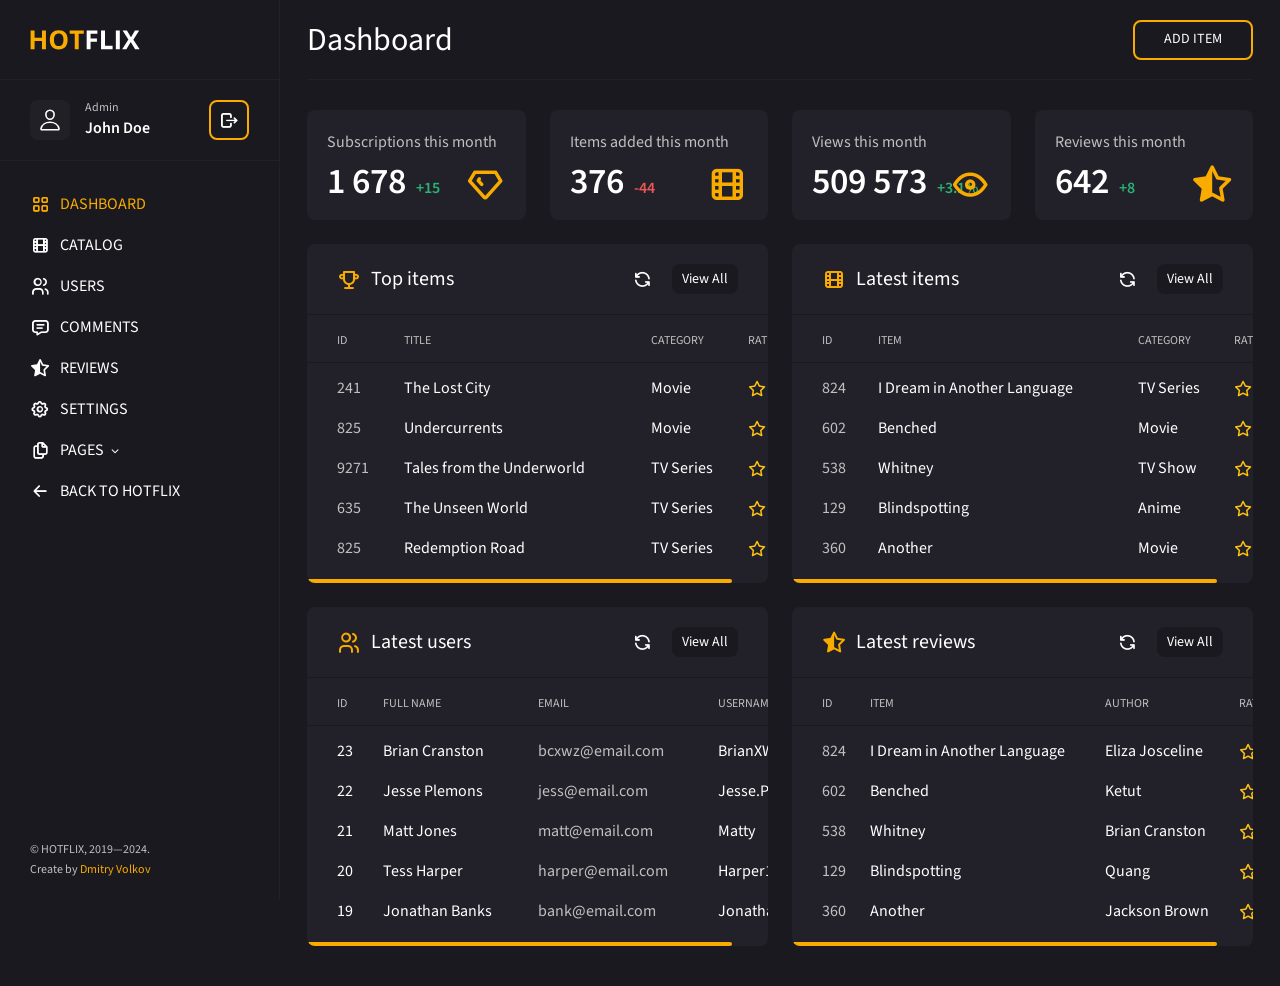
<file: plantilla/index.html>
<!DOCTYPE html>
<html lang="en">
<head>
	<meta charset="utf-8">
	<meta name="viewport" content="width=device-width, initial-scale=1, shrink-to-fit=no">

	<!-- CSS -->
	<link rel="stylesheet" href="css/bootstrap.min.css">
	<link rel="stylesheet" href="css/slimselect.css">
	<link rel="stylesheet" href="css/admin.css">

	<!-- Icon font -->
	<link rel="stylesheet" href="webfont/tabler-icons.min.css">

	<!-- Favicons -->
	<link rel="icon" type="image/png" href="icon/favicon-32x32.png" sizes="32x32">
	<link rel="apple-touch-icon" href="icon/favicon-32x32.png">

	<meta name="description" content="Online Movies, TV Shows & Cinema HTML Template">
	<meta name="keywords" content="">
	<meta name="author" content="Dmitry Volkov">
	<title>HotFlix – Online Movies, TV Shows & Cinema HTML Template</title>
</head>

<body>
	<!-- header -->
	<header class="header">
		<div class="header__content">
			<!-- header logo -->
			<a href="index.html" class="header__logo">
				<img src="img/logo.svg" alt="">
			</a>
			<!-- end header logo -->

			<!-- header menu btn -->
			<button class="header__btn" type="button">
				<span></span>
				<span></span>
				<span></span>
			</button>
			<!-- end header menu btn -->
		</div>
	</header>
	<!-- end header -->

	<!-- sidebar -->
	<div class="sidebar">
		<!-- sidebar logo -->
		<a href="index.html" class="sidebar__logo">
			<img src="img/logo.svg" alt="">
		</a>
		<!-- end sidebar logo -->
		
		<!-- sidebar user -->
		<div class="sidebar__user">
			<div class="sidebar__user-img">
				<img src="img/user.svg" alt="">
			</div>

			<div class="sidebar__user-title">
				<span>Admin</span>
				<p>John Doe</p>
			</div>

			<button class="sidebar__user-btn" type="button">
				<i class="ti ti-logout"></i>
			</button>
		</div>
		<!-- end sidebar user -->

		<!-- sidebar nav -->
		<div class="sidebar__nav-wrap">
			<ul class="sidebar__nav">
				<li class="sidebar__nav-item">
					<a href="index.html" class="sidebar__nav-link sidebar__nav-link--active"><i class="ti ti-layout-grid"></i> <span>Dashboard</span></a>
				</li>

				<li class="sidebar__nav-item">
					<a href="catalog.html" class="sidebar__nav-link"><i class="ti ti-movie"></i> <span>Catalog</span></a>
				</li>

				<li class="sidebar__nav-item">
					<a href="users.html" class="sidebar__nav-link"><i class="ti ti-users"></i> <span>Users</span></a>
				</li>

				<li class="sidebar__nav-item">
					<a href="comments.html" class="sidebar__nav-link"><i class="ti ti-message"></i> <span>Comments</span></a>
				</li>

				<li class="sidebar__nav-item">
					<a href="reviews.html" class="sidebar__nav-link"><i class="ti ti-star-half-filled"></i> <span>Reviews</span></a>
				</li>

				<li class="sidebar__nav-item">
					<a href="settings.html" class="sidebar__nav-link"><i class="ti ti-settings"></i> <span>Settings</span></a>
				</li>

				<!-- dropdown -->
				<li class="sidebar__nav-item">
					<a class="sidebar__nav-link" href="#" role="button" data-bs-toggle="dropdown" aria-expanded="false"><i class="ti ti-files"></i> <span>Pages</span> <i class="ti ti-chevron-down"></i></a>

					<ul class="dropdown-menu sidebar__dropdown-menu">
						<li><a href="add-item.html">Add item</a></li>
						<li><a href="edit-user.html">Edit user</a></li>
						<li><a href="signin.html">Sign In</a></li>
						<li><a href="signup.html">Sign Up</a></li>
						<li><a href="forgot.html">Forgot password</a></li>
						<li><a href="404.html">404 Page</a></li>
					</ul>
				</li>
				<!-- end dropdown -->

				<li class="sidebar__nav-item">
					<a href="../main/index.html" class="sidebar__nav-link"><i class="ti ti-arrow-left"></i> <span>Back to HotFlix</span></a>
				</li>
			</ul>
		</div>
		<!-- end sidebar nav -->
		
		<!-- sidebar copyright -->
		<div class="sidebar__copyright">© HOTFLIX, 2019—2024. <br>Create by <a href="https://themeforest.net/user/dmitryvolkov/portfolio" target="_blank">Dmitry Volkov</a></div>
		<!-- end sidebar copyright -->
	</div>
	<!-- end sidebar -->

	<!-- main content -->
	<main class="main">
		<div class="container-fluid">
			<div class="row">
				<!-- main title -->
				<div class="col-12">
					<div class="main__title">
						<h2>Dashboard</h2>

						<a href="add-item.html" class="main__title-link">add item</a>
					</div>
				</div>
				<!-- end main title -->

				<!-- stats -->
				<div class="col-12 col-sm-6 col-xl-3">
					<div class="stats">
						<span>Subscriptions this month</span>
						<!-- or .red -->
						<p>1 678 <b class="green">+15</b></p>
						<i class="ti ti-diamond"></i>
					</div>
				</div>
				<!-- end stats -->

				<!-- stats -->
				<div class="col-12 col-sm-6 col-xl-3">
					<div class="stats">
						<span>Items added this month</span>
						<p>376 <b class="red">-44</b></p>
						<i class="ti ti-movie"></i>
					</div>
				</div>
				<!-- end stats -->

				<!-- stats -->
				<div class="col-12 col-sm-6 col-xl-3">
					<div class="stats">
						<span>Views this month</span>
						<p>509 573 <b class="green">+3.1%</b></p>
						<i class="ti ti-eye"></i>
					</div>
				</div>
				<!-- end stats -->

				<!-- stats -->
				<div class="col-12 col-sm-6 col-xl-3">
					<div class="stats">
						<span>Reviews this month</span>
						<p>642 <b class="green">+8</b></p>
						<i class="ti ti-star-half-filled"></i>
					</div>
				</div>
				<!-- end stats -->
			</div>

			<div class="row">
				<!-- dashbox -->
				<div class="col-12 col-xl-6">
					<div class="dashbox">
						<div class="dashbox__title">
							<h3><i class="ti ti-trophy"></i> Top items</h3>

							<div class="dashbox__wrap">
								<a class="dashbox__refresh" href="#"><i class="ti ti-refresh"></i></a>
								<a class="dashbox__more" href="catalog.html">View All</a>
							</div>
						</div>

						<div class="dashbox__table-wrap dashbox__table-wrap--1">
							<table class="dashbox__table">
								<thead>
									<tr>
										<th>ID</th>
										<th>TITLE</th>
										<th>CATEGORY</th>
										<th>RATING</th>
									</tr>
								</thead>

								<tbody>
									<tr>
										<td>
											<div class="dashbox__table-text dashbox__table-text--grey">241</div>
										</td>
										<td>
											<div class="dashbox__table-text"><a href="#">The Lost City</a></div>
										</td>
										<td>
											<div class="dashbox__table-text">Movie</div>
										</td>
										<td>
											<div class="dashbox__table-text dashbox__table-text--rate"><i class="ti ti-star"></i> 9.2</div>
										</td>
									</tr>
									<tr>
										<td>
											<div class="dashbox__table-text dashbox__table-text--grey">825</div>
										</td>
										<td>
											<div class="dashbox__table-text"><a href="#">Undercurrents</a></div>
										</td>
										<td>
											<div class="dashbox__table-text">Movie</div>
										</td>
										<td>
											<div class="dashbox__table-text dashbox__table-text--rate"><i class="ti ti-star"></i> 9.1</div>
										</td>
									</tr>
									<tr>
										<td>
											<div class="dashbox__table-text dashbox__table-text--grey">9271</div>
										</td>
										<td>
											<div class="dashbox__table-text"><a href="#">Tales from the Underworld</a></div>
										</td>
										<td>
											<div class="dashbox__table-text">TV Series</div>
										</td>
										<td>
											<div class="dashbox__table-text dashbox__table-text--rate"><i class="ti ti-star"></i> 9.0</div>
										</td>
									</tr>
									<tr>
										<td>
											<div class="dashbox__table-text dashbox__table-text--grey">635</div>
										</td>
										<td>
											<div class="dashbox__table-text"><a href="#">The Unseen World</a></div>
										</td>
										<td>
											<div class="dashbox__table-text">TV Series</div>
										</td>
										<td>
											<div class="dashbox__table-text dashbox__table-text--rate"><i class="ti ti-star"></i> 8.9</div>
										</td>
									</tr>
									<tr>
										<td>
											<div class="dashbox__table-text dashbox__table-text--grey">825</div>
										</td>
										<td>
											<div class="dashbox__table-text"><a href="#">Redemption Road</a></div>
										</td>
										<td>
											<div class="dashbox__table-text">TV Series</div>
										</td>
										<td>
											<div class="dashbox__table-text dashbox__table-text--rate"><i class="ti ti-star"></i> 8.9</div>
										</td>
									</tr>
								</tbody>
							</table>
						</div>
					</div>
				</div>
				<!-- end dashbox -->

				<!-- dashbox -->
				<div class="col-12 col-xl-6">
					<div class="dashbox">
						<div class="dashbox__title">
							<h3><i class="ti ti-movie"></i> Latest items</h3>

							<div class="dashbox__wrap">
								<a class="dashbox__refresh" href="#"><i class="ti ti-refresh"></i></a>
								<a class="dashbox__more" href="catalog.html">View All</a>
							</div>
						</div>

						<div class="dashbox__table-wrap dashbox__table-wrap--2">
							<table class="dashbox__table">
								<thead>
									<tr>
										<th>ID</th>
										<th>ITEM</th>
										<th>CATEGORY</th>
										<th>RATING</th>
									</tr>
								</thead>

								<tbody>
									<tr>
										<td>
											<div class="dashbox__table-text dashbox__table-text--grey">824</div>
										</td>
										<td>
											<div class="dashbox__table-text"><a href="#">I Dream in Another Language</a></div>
										</td>
										<td>
											<div class="dashbox__table-text">TV Series</div>
										</td>
										<td>
											<div class="dashbox__table-text dashbox__table-text--rate"><i class="ti ti-star"></i> 7.2</div>
										</td>
									</tr>
									<tr>
										<td>
											<div class="dashbox__table-text dashbox__table-text--grey">602</div>
										</td>
										<td>
											<div class="dashbox__table-text"><a href="#">Benched</a></div>
										</td>
										<td>
											<div class="dashbox__table-text">Movie</div>
										</td>
										<td>
											<div class="dashbox__table-text dashbox__table-text--rate"><i class="ti ti-star"></i> 6.3</div>
										</td>
									</tr>
									<tr>
										<td>
											<div class="dashbox__table-text dashbox__table-text--grey">538</div>
										</td>
										<td>
											<div class="dashbox__table-text"><a href="#">Whitney</a></div>
										</td>
										<td>
											<div class="dashbox__table-text">TV Show</div>
										</td>
										<td>
											<div class="dashbox__table-text dashbox__table-text--rate"><i class="ti ti-star"></i> 8.4</div>
										</td>
									</tr>
									<tr>
										<td>
											<div class="dashbox__table-text dashbox__table-text--grey">129</div>
										</td>
										<td>
											<div class="dashbox__table-text"><a href="#">Blindspotting</a></div>
										</td>
										<td>
											<div class="dashbox__table-text">Anime</div>
										</td>
										<td>
											<div class="dashbox__table-text dashbox__table-text--rate"><i class="ti ti-star"></i> 9.0</div>
										</td>
									</tr>
									<tr>
										<td>
											<div class="dashbox__table-text dashbox__table-text--grey">360</div>
										</td>
										<td>
											<div class="dashbox__table-text"><a href="#">Another</a></div>
										</td>
										<td>
											<div class="dashbox__table-text">Movie</div>
										</td>
										<td>
											<div class="dashbox__table-text dashbox__table-text--rate"><i class="ti ti-star"></i> 7.7</div>
										</td>
									</tr>
								</tbody>
							</table>
						</div>
					</div>
				</div>
				<!-- end dashbox -->

				<!-- dashbox -->
				<div class="col-12 col-xl-6">
					<div class="dashbox">
						<div class="dashbox__title">
							<h3><i class="ti ti-users"></i> Latest users</h3>

							<div class="dashbox__wrap">
								<a class="dashbox__refresh" href="#"><i class="ti ti-refresh"></i></a>
								<a class="dashbox__more" href="users.html">View All</a>
							</div>
						</div>

						<div class="dashbox__table-wrap dashbox__table-wrap--3">
							<table class="dashbox__table">
								<thead>
									<tr>
										<th>ID</th>
										<th>FULL NAME</th>
										<th>EMAIL</th>
										<th>USERNAME</th>
									</tr>
								</thead>
								<tbody>
									<tr>
										<td>
											<div class="dashbox__table-text">23</div>
										</td>
										<td>
											<div class="dashbox__table-text"><a href="#">Brian Cranston</a></div>
										</td>
										<td>
											<div class="dashbox__table-text dashbox__table-text--grey">bcxwz@email.com</div>
										</td>
										<td>
											<div class="dashbox__table-text">BrianXWZ</div>
										</td>
									</tr>
									<tr>
										<td>
											<div class="dashbox__table-text">22</div>
										</td>
										<td>
											<div class="dashbox__table-text"><a href="#">Jesse Plemons</a></div>
										</td>
										<td>
											<div class="dashbox__table-text dashbox__table-text--grey">jess@email.com</div>
										</td>
										<td>
											<div class="dashbox__table-text">Jesse.P</div>
										</td>
									</tr>
									<tr>
										<td>
											<div class="dashbox__table-text">21</div>
										</td>
										<td>
											<div class="dashbox__table-text"><a href="#">Matt Jones</a></div>
										</td>
										<td>
											<div class="dashbox__table-text dashbox__table-text--grey">matt@email.com</div>
										</td>
										<td>
											<div class="dashbox__table-text">Matty</div>
										</td>
									</tr>
									<tr>
										<td>
											<div class="dashbox__table-text">20</div>
										</td>
										<td>
											<div class="dashbox__table-text"><a href="#">Tess Harper</a></div>
										</td>
										<td>
											<div class="dashbox__table-text dashbox__table-text--grey">harper@email.com</div>
										</td>
										<td>
											<div class="dashbox__table-text">Harper123</div>
										</td>
									</tr>
									<tr>
										<td>
											<div class="dashbox__table-text">19</div>
										</td>
										<td>
											<div class="dashbox__table-text"><a href="#">Jonathan Banks</a></div>
										</td>
										<td>
											<div class="dashbox__table-text dashbox__table-text--grey">bank@email.com</div>
										</td>
										<td>
											<div class="dashbox__table-text">Jonathan</div>
										</td>
									</tr>
								</tbody>
							</table>
						</div>
					</div>
				</div>
				<!-- end dashbox -->

				<!-- dashbox -->
				<div class="col-12 col-xl-6">
					<div class="dashbox">
						<div class="dashbox__title">
							<h3><i class="ti ti-star-half-filled"></i> Latest reviews</h3>

							<div class="dashbox__wrap">
								<a class="dashbox__refresh" href="#"><i class="ti ti-refresh"></i></a>
								<a class="dashbox__more" href="reviews.html">View All</a>
							</div>
						</div>

						<div class="dashbox__table-wrap dashbox__table-wrap--4">
							<table class="dashbox__table">
								<thead>
									<tr>
										<th>ID</th>
										<th>ITEM</th>
										<th>AUTHOR</th>
										<th>RATING</th>
									</tr>
								</thead>

								<tbody>
									<tr>
										<td>
											<div class="dashbox__table-text dashbox__table-text--grey">824</div>
										</td>
										<td>
											<div class="dashbox__table-text"><a href="#">I Dream in Another Language</a></div>
										</td>
										<td>
											<div class="dashbox__table-text">Eliza Josceline</div>
										</td>
										<td>
											<div class="dashbox__table-text dashbox__table-text--rate"><i class="ti ti-star"></i> 7.2</div>
										</td>
									</tr>
									<tr>
										<td>
											<div class="dashbox__table-text dashbox__table-text--grey">602</div>
										</td>
										<td>
											<div class="dashbox__table-text"><a href="#">Benched</a></div>
										</td>
										<td>
											<div class="dashbox__table-text">Ketut</div>
										</td>
										<td>
											<div class="dashbox__table-text dashbox__table-text--rate"><i class="ti ti-star"></i> 6.3</div>
										</td>
									</tr>
									<tr>
										<td>
											<div class="dashbox__table-text dashbox__table-text--grey">538</div>
										</td>
										<td>
											<div class="dashbox__table-text"><a href="#">Whitney</a></div>
										</td>
										<td>
											<div class="dashbox__table-text">Brian Cranston</div>
										</td>
										<td>
											<div class="dashbox__table-text dashbox__table-text--rate"><i class="ti ti-star"></i> 8.4</div>
										</td>
									</tr>
									<tr>
										<td>
											<div class="dashbox__table-text dashbox__table-text--grey">129</div>
										</td>
										<td>
											<div class="dashbox__table-text"><a href="#">Blindspotting</a></div>
										</td>
										<td>
											<div class="dashbox__table-text">Quang</div>
										</td>
										<td>
											<div class="dashbox__table-text dashbox__table-text--rate"><i class="ti ti-star"></i> 9.0</div>
										</td>
									</tr>
									<tr>
										<td>
											<div class="dashbox__table-text dashbox__table-text--grey">360</div>
										</td>
										<td>
											<div class="dashbox__table-text"><a href="#">Another</a></div>
										</td>
										<td>
											<div class="dashbox__table-text">Jackson Brown</div>
										</td>
										<td>
											<div class="dashbox__table-text dashbox__table-text--rate"><i class="ti ti-star"></i> 7.7</div>
										</td>
									</tr>
								</tbody>
							</table>
						</div>
					</div>
				</div>
				<!-- end dashbox -->
			</div>
		</div>
	</main>
	<!-- end main content -->

	<!-- JS -->
	<script src="js/bootstrap.bundle.min.js"></script>
	<script src="js/slimselect.min.js"></script>
	<script src="js/smooth-scrollbar.js"></script>
	<script src="js/admin.js"></script>
</body>
</html>
</file>
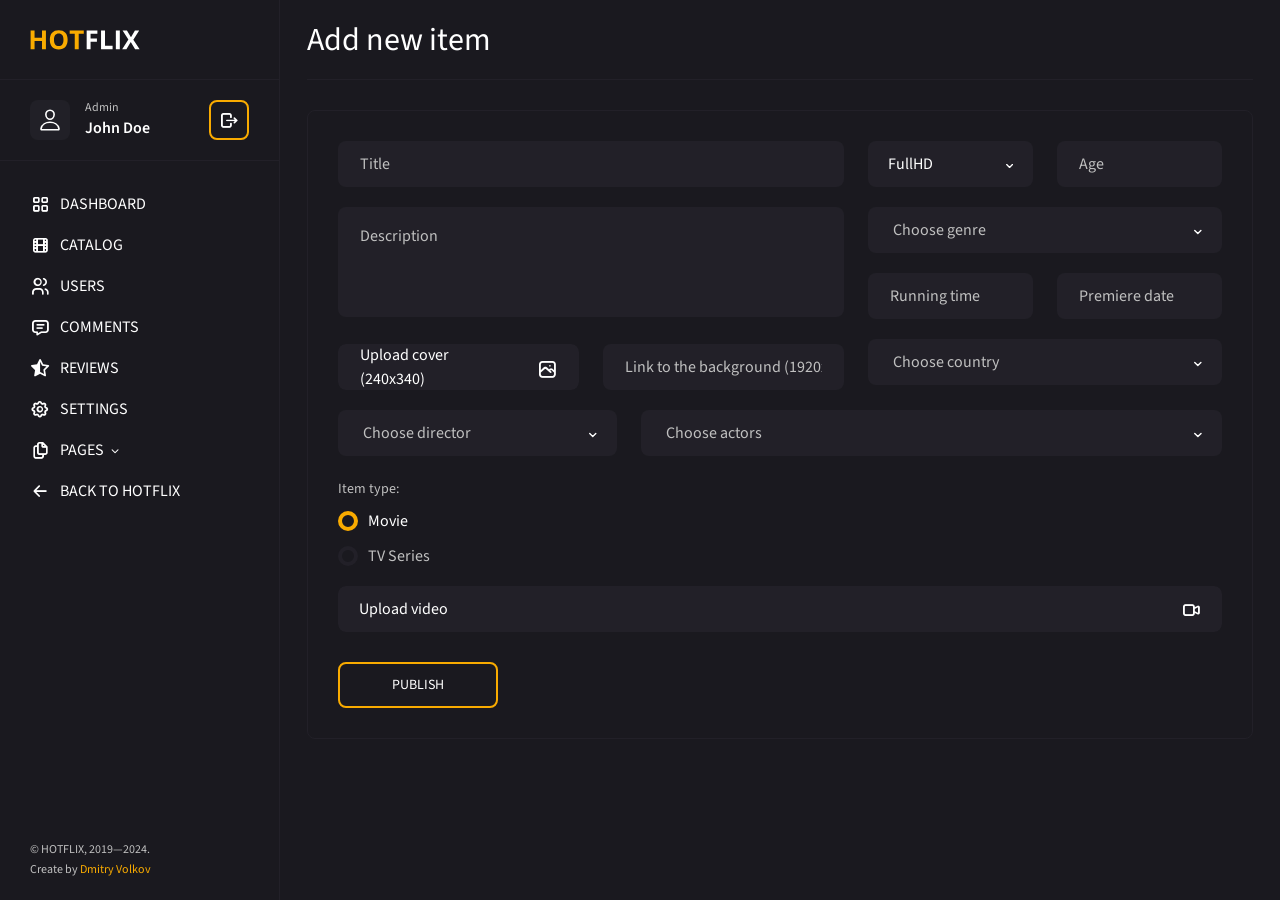
<file: plantilla/add-item.html>
<!DOCTYPE html>
<html lang="en">
<head>
	<meta charset="utf-8">
	<meta name="viewport" content="width=device-width, initial-scale=1, shrink-to-fit=no">

	<!-- CSS -->
	<link rel="stylesheet" href="css/bootstrap.min.css">
	<link rel="stylesheet" href="css/slimselect.css">
	<link rel="stylesheet" href="css/admin.css">

	<!-- Icon font -->
	<link rel="stylesheet" href="webfont/tabler-icons.min.css">

	<!-- Favicons -->
	<link rel="icon" type="image/png" href="icon/favicon-32x32.png" sizes="32x32">
	<link rel="apple-touch-icon" href="icon/favicon-32x32.png">

	<meta name="description" content="Online Movies, TV Shows & Cinema HTML Template">
	<meta name="keywords" content="">
	<meta name="author" content="Dmitry Volkov">
	<title>HotFlix – Online Movies, TV Shows & Cinema HTML Template</title>
</head>

<body>
	<!-- header -->
	<header class="header">
		<div class="header__content">
			<!-- header logo -->
			<a href="index.html" class="header__logo">
				<img src="img/logo.svg" alt="">
			</a>
			<!-- end header logo -->

			<!-- header menu btn -->
			<button class="header__btn" type="button">
				<span></span>
				<span></span>
				<span></span>
			</button>
			<!-- end header menu btn -->
		</div>
	</header>
	<!-- end header -->

	<!-- sidebar -->
	<div class="sidebar">
		<!-- sidebar logo -->
		<a href="index.html" class="sidebar__logo">
			<img src="img/logo.svg" alt="">
		</a>
		<!-- end sidebar logo -->
		
		<!-- sidebar user -->
		<div class="sidebar__user">
			<div class="sidebar__user-img">
				<img src="img/user.svg" alt="">
			</div>

			<div class="sidebar__user-title">
				<span>Admin</span>
				<p>John Doe</p>
			</div>

			<button class="sidebar__user-btn" type="button">
				<i class="ti ti-logout"></i>
			</button>
		</div>
		<!-- end sidebar user -->

		<!-- sidebar nav -->
		<div class="sidebar__nav-wrap">
			<ul class="sidebar__nav">
				<li class="sidebar__nav-item">
					<a href="index.html" class="sidebar__nav-link"><i class="ti ti-layout-grid"></i> <span>Dashboard</span></a>
				</li>

				<li class="sidebar__nav-item">
					<a href="catalog.html" class="sidebar__nav-link"><i class="ti ti-movie"></i> <span>Catalog</span></a>
				</li>

				<li class="sidebar__nav-item">
					<a href="users.html" class="sidebar__nav-link"><i class="ti ti-users"></i> <span>Users</span></a>
				</li>

				<li class="sidebar__nav-item">
					<a href="comments.html" class="sidebar__nav-link"><i class="ti ti-message"></i> <span>Comments</span></a>
				</li>

				<li class="sidebar__nav-item">
					<a href="reviews.html" class="sidebar__nav-link"><i class="ti ti-star-half-filled"></i> <span>Reviews</span></a>
				</li>

				<li class="sidebar__nav-item">
					<a href="settings.html" class="sidebar__nav-link"><i class="ti ti-settings"></i> <span>Settings</span></a>
				</li>

				<!-- dropdown -->
				<li class="sidebar__nav-item">
					<a class="sidebar__nav-link" href="#" role="button" data-bs-toggle="dropdown" aria-expanded="false"><i class="ti ti-files"></i> <span>Pages</span> <i class="ti ti-chevron-down"></i></a>

					<ul class="dropdown-menu sidebar__dropdown-menu">
						<li><a href="add-item.html">Add item</a></li>
						<li><a href="edit-user.html">Edit user</a></li>
						<li><a href="signin.html">Sign In</a></li>
						<li><a href="signup.html">Sign Up</a></li>
						<li><a href="forgot.html">Forgot password</a></li>
						<li><a href="404.html">404 Page</a></li>
					</ul>
				</li>
				<!-- end dropdown -->

				<li class="sidebar__nav-item">
					<a href="../main/index.html" class="sidebar__nav-link"><i class="ti ti-arrow-left"></i> <span>Back to HotFlix</span></a>
				</li>
			</ul>
		</div>
		<!-- end sidebar nav -->
		
		<!-- sidebar copyright -->
		<div class="sidebar__copyright">© HOTFLIX, 2019—2024. <br>Create by <a href="https://themeforest.net/user/dmitryvolkov/portfolio" target="_blank">Dmitry Volkov</a></div>
		<!-- end sidebar copyright -->
	</div>
	<!-- end sidebar -->

	<!-- main content -->
	<main class="main">
		<div class="container-fluid">
			<div class="row">
				<!-- main title -->
				<div class="col-12">
					<div class="main__title">
						<h2>Add new item</h2>
					</div>
				</div>
				<!-- end main title -->

				<!-- form -->
				<div class="col-12">
					<form action="#" class="sign__form sign__form--add">
						<div class="row">
							<div class="col-12 col-xl-7">
								<div class="row">
									<div class="col-12">
										<div class="sign__group">
											<input type="text" class="sign__input" placeholder="Title">
										</div>
									</div>

									<div class="col-12">
										<div class="sign__group">
											<textarea id="text" name="text" class="sign__textarea" placeholder="Description"></textarea>
										</div>
									</div>

									<div class="col-12 col-md-6">
										<div class="sign__group">
											<div class="sign__gallery">
												<label id="gallery1" for="sign__gallery-upload">Upload cover (240x340)</label>
												<input data-name="#gallery1" id="sign__gallery-upload" name="gallery" class="sign__gallery-upload" type="file" accept=".png, .jpg, .jpeg" multiple="">
											</div>
										</div>
									</div>

									<div class="col-12 col-md-6">
										<div class="sign__group">
											<input type="text" class="sign__input" placeholder="Link to the background (1920x1280)">
										</div>
									</div>
								</div>
							</div>

							<div class="col-12 col-xl-5">
								<div class="row">
									<div class="col-12 col-md-6">
										<div class="sign__group">
											<select class="sign__selectjs" id="sign__quality">
												<option value="FullHD">FullHD</option>
												<option value="HD">HD</option>
											</select>
										</div>
									</div>

									<div class="col-12 col-md-6">
										<div class="sign__group">
											<input type="text" class="sign__input" placeholder="Age">
										</div>
									</div>

									<div class="col-12">
										<div class="sign__group">
											<select class="sign__selectjs" id="sign__genre" multiple>
												<option value="Action">Action</option>
												<option value="Animation">Animation</option>
												<option value="Comedy">Comedy</option>
												<option value="Crime">Crime</option>
												<option value="Drama">Drama</option>
												<option value="Fantasy">Fantasy</option>
												<option value="Historical">Historical</option>
												<option value="Horror">Horror</option>
												<option value="Romance">Romance</option>
												<option value="Science-fiction">Science-fiction</option>
												<option value="Thriller">Thriller</option>
												<option value="Western">Western</option>
												<option value="Otheer">Otheer</option>
											</select>
										</div>
									</div>

									<div class="col-12 col-md-6">
										<div class="sign__group">
											<input type="text" class="sign__input" placeholder="Running time">
										</div>
									</div>

									<div class="col-12 col-md-6">
										<div class="sign__group">
											<input type="text" class="sign__input" placeholder="Premiere date">
										</div>
									</div>

									<div class="col-12">
										<div class="sign__group">
											<select class="sign__selectjs" id="sign__country" multiple>
												<option value="Afghanistan">Afghanistan</option>
												<option value="Åland Islands">Åland Islands</option>
												<option value="Albania">Albania</option>
												<option value="Algeria">Algeria</option>
												<option value="American Samoa">American Samoa</option>
												<option value="Andorra">Andorra</option>
												<option value="Angola">Angola</option>
												<option value="Anguilla">Anguilla</option>
												<option value="Antarctica">Antarctica</option>
												<option value="Antigua and Barbuda">Antigua and Barbuda</option>
												<option value="Argentina">Argentina</option>
												<option value="Armenia">Armenia</option>
												<option value="Aruba">Aruba</option>
												<option value="Australia">Australia</option>
												<option value="Austria">Austria</option>
												<option value="Azerbaijan">Azerbaijan</option>
												<option value="Bahamas">Bahamas</option>
												<option value="Bahrain">Bahrain</option>
												<option value="Bangladesh">Bangladesh</option>
												<option value="Barbados">Barbados</option>
												<option value="Belarus">Belarus</option>
												<option value="Belgium">Belgium</option>
												<option value="Belize">Belize</option>
												<option value="Benin">Benin</option>
												<option value="Bermuda">Bermuda</option>
												<option value="Bhutan">Bhutan</option>
												<option value="Bolivia">Bolivia</option>
												<option value="Bosnia and Herzegovina">Bosnia and Herzegovina</option>
												<option value="Botswana">Botswana</option>
												<option value="Bouvet Island">Bouvet Island</option>
												<option value="Brazil">Brazil</option>
												<option value="Brunei Darussalam">Brunei Darussalam</option>
												<option value="Bulgaria">Bulgaria</option>
												<option value="Burkina Faso">Burkina Faso</option>
												<option value="Burundi">Burundi</option>
												<option value="Cambodia">Cambodia</option>
												<option value="Cameroon">Cameroon</option>
												<option value="Canada">Canada</option>
												<option value="Cape Verde">Cape Verde</option>
												<option value="Cayman Islands">Cayman Islands</option>
												<option value="Central African Republic">Central African Republic</option>
												<option value="Chad">Chad</option>
												<option value="Chile">Chile</option>
												<option value="China">China</option>
												<option value="Colombia">Colombia</option>
												<option value="Comoros">Comoros</option>
												<option value="Congo">Congo</option>
												<option value="Congo">Congo</option>
												<option value="Cook Islands">Cook Islands</option>
												<option value="Costa Rica">Costa Rica</option>
												<option value="Cote D'ivoire">Cote D'ivoire</option>
												<option value="Croatia">Croatia</option>
												<option value="Cuba">Cuba</option>
												<option value="Cyprus">Cyprus</option>
												<option value="Czech Republic">Czech Republic</option>
												<option value="Denmark">Denmark</option>
												<option value="Djibouti">Djibouti</option>
												<option value="Dominica">Dominica</option>
												<option value="Dominican Republic">Dominican Republic</option>
												<option value="Ecuador">Ecuador</option>
												<option value="Egypt">Egypt</option>
												<option value="El Salvador">El Salvador</option>
												<option value="Equatorial Guinea">Equatorial Guinea</option>
												<option value="Eritrea">Eritrea</option>
												<option value="Estonia">Estonia</option>
												<option value="Ethiopia">Ethiopia</option>
												<option value="Faroe Islands">Faroe Islands</option>
												<option value="Fiji">Fiji</option>
												<option value="Finland">Finland</option>
												<option value="France">France</option>
												<option value="Gabon">Gabon</option>
												<option value="Gambia">Gambia</option>
												<option value="Georgia">Georgia</option>
												<option value="Germany">Germany</option>
												<option value="Ghana">Ghana</option>
												<option value="Gibraltar">Gibraltar</option>
												<option value="Greece">Greece</option>
												<option value="Greenland">Greenland</option>
												<option value="Grenada">Grenada</option>
												<option value="Guadeloupe">Guadeloupe</option>
												<option value="Guam">Guam</option>
												<option value="Guatemala">Guatemala</option>
												<option value="Guernsey">Guernsey</option>
												<option value="Guinea">Guinea</option>
												<option value="Guinea-bissau">Guinea-bissau</option>
												<option value="Guyana">Guyana</option>
												<option value="Haiti">Haiti</option>
												<option value="Honduras">Honduras</option>
												<option value="Hong Kong">Hong Kong</option>
												<option value="Hungary">Hungary</option>
												<option value="Iceland">Iceland</option>
												<option value="India">India</option>
												<option value="Indonesia">Indonesia</option>
												<option value="Iran">Iran</option>
												<option value="Iraq">Iraq</option>
												<option value="Ireland">Ireland</option>
												<option value="Isle of Man">Isle of Man</option>
												<option value="Israel">Israel</option>
												<option value="Italy">Italy</option>
												<option value="Jamaica">Jamaica</option>
												<option value="Japan">Japan</option>
												<option value="Jersey">Jersey</option>
												<option value="Jordan">Jordan</option>
												<option value="Kazakhstan">Kazakhstan</option>
												<option value="Kenya">Kenya</option>
												<option value="Kiribati">Kiribati</option>
												<option value="Korea">Korea</option>
												<option value="Kuwait">Kuwait</option>
												<option value="Kyrgyzstan">Kyrgyzstan</option>
												<option value="Lao People's Democratic Republic">Lao People's Democratic Republic</option>
												<option value="Latvia">Latvia</option>
												<option value="Lebanon">Lebanon</option>
												<option value="Lesotho">Lesotho</option>
												<option value="Liberia">Liberia</option>
												<option value="Libyan Arab Jamahiriya">Libyan Arab Jamahiriya</option>
												<option value="Liechtenstein">Liechtenstein</option>
												<option value="Lithuania">Lithuania</option>
												<option value="Luxembourg">Luxembourg</option>
												<option value="Macao">Macao</option>
												<option value="Macedonia">Macedonia</option>
												<option value="Madagascar">Madagascar</option>
												<option value="Malawi">Malawi</option>
												<option value="Malaysia">Malaysia</option>
												<option value="Maldives">Maldives</option>
												<option value="Mali">Mali</option>
												<option value="Malta">Malta</option>
												<option value="Marshall Islands">Marshall Islands</option>
												<option value="Martinique">Martinique</option>
												<option value="Mauritania">Mauritania</option>
												<option value="Mauritius">Mauritius</option>
												<option value="Mayotte">Mayotte</option>
												<option value="Mexico">Mexico</option>
												<option value="Moldova">Moldova</option>
												<option value="Monaco">Monaco</option>
												<option value="Mongolia">Mongolia</option>
												<option value="Montenegro">Montenegro</option>
												<option value="Montserrat">Montserrat</option>
												<option value="Morocco">Morocco</option>
												<option value="Mozambique">Mozambique</option>
												<option value="Myanmar">Myanmar</option>
												<option value="Namibia">Namibia</option>
												<option value="Nauru">Nauru</option>
												<option value="Nepal">Nepal</option>
												<option value="Netherlands">Netherlands</option>
												<option value="Netherlands Antilles">Netherlands Antilles</option>
												<option value="New Caledonia">New Caledonia</option>
												<option value="New Zealand">New Zealand</option>
												<option value="Nicaragua">Nicaragua</option>
												<option value="Niger">Niger</option>
												<option value="Nigeria">Nigeria</option>
												<option value="Niue">Niue</option>
												<option value="Norfolk Island">Norfolk Island</option>
												<option value="Northern Mariana Islands">Northern Mariana Islands</option>
												<option value="Norway">Norway</option>
												<option value="Oman">Oman</option>
												<option value="Pakistan">Pakistan</option>
												<option value="Palau">Palau</option>
												<option value="Panama">Panama</option>
												<option value="Papua New Guinea">Papua New Guinea</option>
												<option value="Paraguay">Paraguay</option>
												<option value="Peru">Peru</option>
												<option value="Philippines">Philippines</option>
												<option value="Pitcairn">Pitcairn</option>
												<option value="Poland">Poland</option>
												<option value="Portugal">Portugal</option>
												<option value="Puerto Rico">Puerto Rico</option>
												<option value="Qatar">Qatar</option>
												<option value="Reunion">Reunion</option>
												<option value="Romania">Romania</option>
												<option value="Russian Federation">Russian Federation</option>
												<option value="Rwanda">Rwanda</option>
												<option value="Samoa">Samoa</option>
												<option value="San Marino">San Marino</option>
												<option value="Sao Tome and Principe">Sao Tome and Principe</option>
												<option value="Saudi Arabia">Saudi Arabia</option>
												<option value="Senegal">Senegal</option>
												<option value="Serbia">Serbia</option>
												<option value="Seychelles">Seychelles</option>
												<option value="Sierra Leone">Sierra Leone</option>
												<option value="Singapore">Singapore</option>
												<option value="Slovakia">Slovakia</option>
												<option value="Slovenia">Slovenia</option>
												<option value="Solomon Islands">Solomon Islands</option>
												<option value="Somalia">Somalia</option>
												<option value="South Africa">South Africa</option>
												<option value="Spain">Spain</option>
												<option value="Sri Lanka">Sri Lanka</option>
												<option value="Sudan">Sudan</option>
												<option value="Suriname">Suriname</option>
												<option value="Swaziland">Swaziland</option>
												<option value="Sweden">Sweden</option>
												<option value="Switzerland">Switzerland</option>
												<option value="Syrian Arab Republic">Syrian Arab Republic</option>
												<option value="Taiwan">Taiwan</option>
												<option value="Tajikistan">Tajikistan</option>
												<option value="Tanzania">Tanzania</option>
												<option value="Thailand">Thailand</option>
												<option value="Timor-leste">Timor-leste</option>
												<option value="Togo">Togo</option>
												<option value="Tokelau">Tokelau</option>
												<option value="Tonga">Tonga</option>
												<option value="Trinidad and Tobago">Trinidad and Tobago</option>
												<option value="Tunisia">Tunisia</option>
												<option value="Turkey">Turkey</option>
												<option value="Turkmenistan">Turkmenistan</option>
												<option value="Turks and Caicos Islands">Turks and Caicos Islands</option>
												<option value="Tuvalu">Tuvalu</option>
												<option value="Uganda">Uganda</option>
												<option value="Ukraine">Ukraine</option>
												<option value="United Arab Emirates">United Arab Emirates</option>
												<option value="United Kingdom">United Kingdom</option>
												<option value="United States">United States</option>
												<option value="Uruguay">Uruguay</option>
												<option value="Uzbekistan">Uzbekistan</option>
												<option value="Vanuatu">Vanuatu</option>
												<option value="Venezuela">Venezuela</option>
												<option value="Viet Nam">Viet Nam</option>
												<option value="Western Sahara">Western Sahara</option>
												<option value="Yemen">Yemen</option>
												<option value="Zambia">Zambia</option>
												<option value="Zimbabwe">Zimbabwe</option>
											</select>
										</div>
									</div>
								</div>
							</div>

							<div class="col-12 col-md-6 col-xl-4">
								<div class="sign__group">
									<select class="sign__selectjs" id="sign__director" multiple>
										<option value="Matt Jones">Matt Jones</option>
										<option value="Gene Graham">Gene Graham</option>
										<option value="Rosa Lee">Rosa Lee</option>
										<option value="Brian Cranston">Brian Cranston</option>
										<option value="Tess Harper">Tess Harper</option>
										<option value="Eliza Josceline">Eliza Josceline</option>
										<option value="Otto Bree">Otto Bree</option>
										<option value="Kathie Corl">Kathie Corl</option>
										<option value="Georgiana Patti">Georgiana Patti</option>
										<option value="Cong Duong">Cong Duong</option>
										<option value="Felix Autumn">Felix Autumn</option>
										<option value="Sophie Moore">Sophie Moore</option>
									</select>
								</div>
							</div>

							<div class="col-12 col-md-6 col-xl-8">
								<div class="sign__group">
									<select class="sign__selectjs" id="sign__actors" multiple>
										<option value="Matt Jones">Matt Jones</option>
										<option value="Gene Graham">Gene Graham</option>
										<option value="Rosa Lee">Rosa Lee</option>
										<option value="Brian Cranston">Brian Cranston</option>
										<option value="Tess Harper">Tess Harper</option>
										<option value="Eliza Josceline">Eliza Josceline</option>
										<option value="Otto Bree">Otto Bree</option>
										<option value="Kathie Corl">Kathie Corl</option>
										<option value="Georgiana Patti">Georgiana Patti</option>
										<option value="Cong Duong">Cong Duong</option>
										<option value="Felix Autumn">Felix Autumn</option>
										<option value="Sophie Moore">Sophie Moore</option>
									</select>
								</div>
							</div>

							<div class="col-12">
								<div class="sign__group">
									<label class="sign__label">Item type:</label>
									<ul class="sign__radio">
										<li>
											<input id="type1" type="radio" name="type" data-bs-toggle="collapse" data-bs-target=".multi-collapse" checked="">
											<label for="type1">Movie</label>
										</li>
										<li>
											<input id="type2" type="radio" name="type" data-bs-toggle="collapse" data-bs-target=".multi-collapse">
											<label for="type2">TV Series</label>
										</li>
									</ul>
								</div>
							</div>

							<!-- movie -->
							<div class="col-12">
								<div class="collapse show multi-collapse">
									<div class="sign__video">
										<label id="movie1" for="sign__video-upload">Upload video</label>
										<input data-name="#movie1" id="sign__video-upload" name="movie" class="sign__video-upload" type="file" accept="video/mp4,video/x-m4v,video/*">
									</div>
								</div>
							</div>
							<!-- end movie -->

							<!-- tv series -->
							<div class="col-12">
								<div class="collapse multi-collapse">
									<!-- season -->
									<div class="sign__season">
										<div class="sign__season-head">
											<div class="row">
												<div class="col-12">
													<span class="sign__episode-title">Season #1</span>
												</div>

												<div class="col-12 col-sm-6 col-md-5 col-xl-6">
													<div class="sign__group">
														<input type="text" class="sign__input" placeholder="Season title">
													</div>
												</div>

												<div class="col-12 col-sm-6 col-md-4 col-xl-4">
													<div class="sign__group">
														<input type="text" class="sign__input" placeholder="Season info">
													</div>
												</div>

												<div class="col-12 col-sm-4 col-md-3 col-xl-2">
													<button class="sign__btn sign__btn--add"><span>add season</span></button>
												</div>
											</div>
										</div>

										<!-- episode -->
										<div class="sign__episode">
											<div class="row">
												<div class="col-12">
													<span class="sign__episode-title">Episode #1</span>
													<button class="sign__delete" type="button">
														<i class="ti ti-x"></i>
													</button>
												</div>

												<div class="col-12 col-md-6">
													<div class="sign__group">
														<input type="text" class="sign__input" placeholder="Episode title 1">
													</div>
												</div>

												<div class="col-12 col-md-6">
													<div class="sign__group">
														<input type="text" class="sign__input" placeholder="Air date">
													</div>
												</div>

												<div class="col-12">
													<div class="sign__video">
														<label id="s1s1" for="sign__video-upload1">Upload episode 1</label>
														<input data-name="#s1s1" id="sign__video-upload1" name="s1s1" class="sign__video-upload" type="file" accept="video/mp4,video/x-m4v,video/*">
													</div>
												</div>
											</div>
										</div>
										<!-- end episode -->

										<!-- episode -->
										<div class="sign__episode">
											<div class="row">
												<div class="col-12">
													<span class="sign__episode-title">Episode #2</span>
													<button class="sign__delete" type="button">
														<i class="ti ti-x"></i>
													</button>
												</div>

												<div class="col-12 col-md-6">
													<div class="sign__group">
														<input type="text" class="sign__input" placeholder="Episode title 2">
													</div>
												</div>

												<div class="col-12 col-md-6">
													<div class="sign__group">
														<input type="text" class="sign__input" placeholder="Air date">
													</div>
												</div>

												<div class="col-12 col-sm-8 col-md-9 col-xl-10">
													<div class="sign__video">
														<label id="s1s2" for="sign__video-upload2">Upload episode 2</label>
														<input data-name="#s1s2" id="sign__video-upload2" name="s1s2" class="sign__video-upload" type="file" accept="video/mp4,video/x-m4v,video/*">
													</div>
												</div>

												<div class="col-12 col-sm-4 col-md-3 col-xl-2">
													<button class="sign__btn sign__btn--add"><span>add episode</span></button>
												</div>
											</div>
										</div>
										<!-- end episode -->
									</div>
									<!-- end season -->
								</div>
							</div>
							<!-- end tv series -->

							<div class="col-12">
								<button type="button" class="sign__btn sign__btn--small"><span>Publish</span></button>
							</div>
						</div>
					</form>
				</div>
				<!-- end form -->
			</div>
		</div>
	</main>
	<!-- end main content -->

	<!-- JS -->
	<script src="js/bootstrap.bundle.min.js"></script>
	<script src="js/slimselect.min.js"></script>
	<script src="js/smooth-scrollbar.js"></script>
	<script src="js/admin.js"></script>
</body>
</html>
</file>
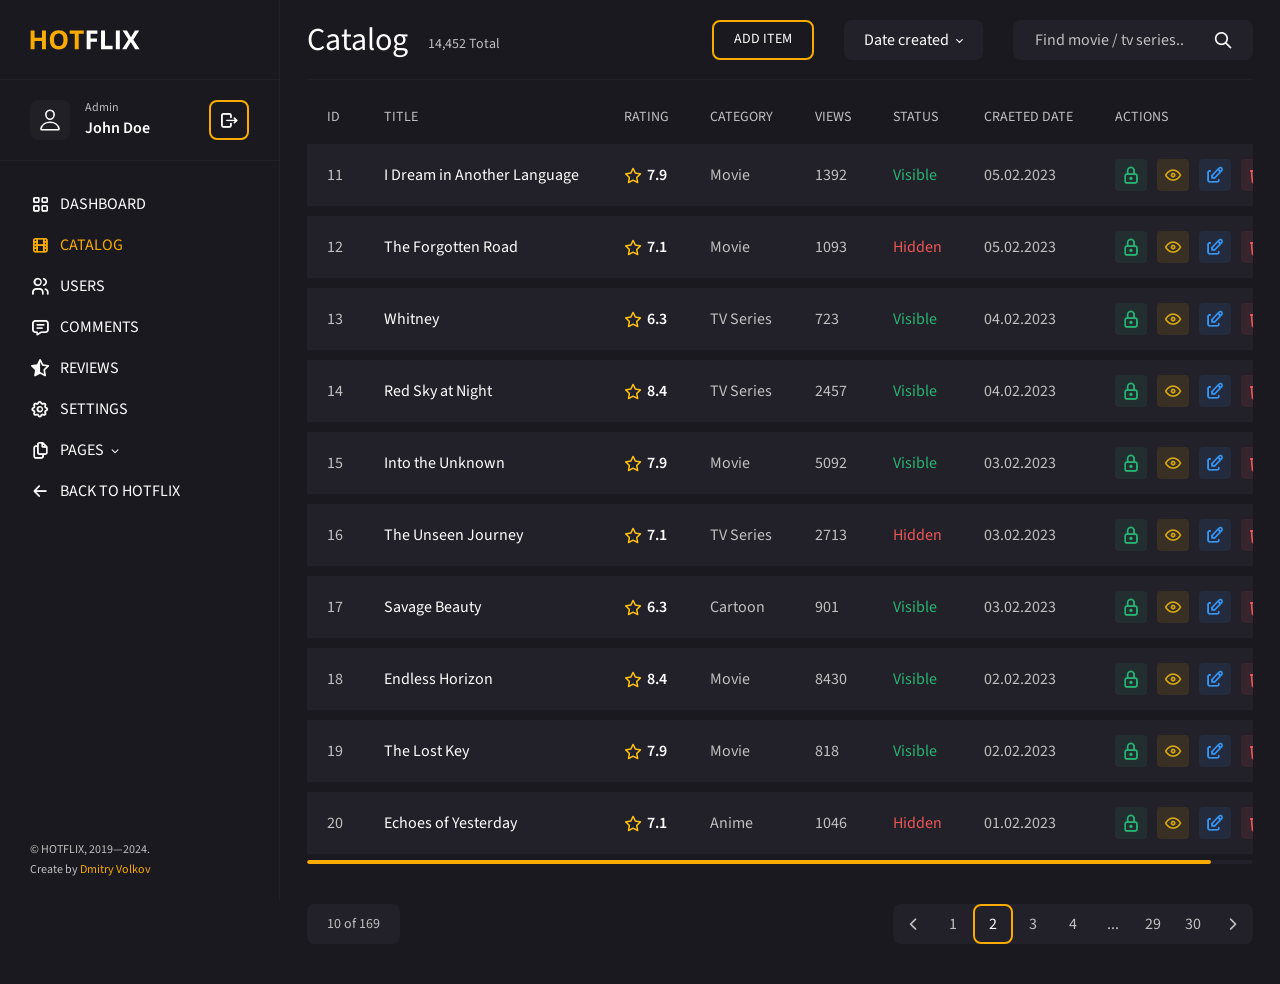
<file: plantilla/catalog.html>
<!DOCTYPE html>
<html lang="en">
<head>
	<meta charset="utf-8">
	<meta name="viewport" content="width=device-width, initial-scale=1, shrink-to-fit=no">

	<!-- CSS -->
	<link rel="stylesheet" href="css/bootstrap.min.css">
	<link rel="stylesheet" href="css/slimselect.css">
	<link rel="stylesheet" href="css/admin.css">

	<!-- Icon font -->
	<link rel="stylesheet" href="webfont/tabler-icons.min.css">

	<!-- Favicons -->
	<link rel="icon" type="image/png" href="icon/favicon-32x32.png" sizes="32x32">
	<link rel="apple-touch-icon" href="icon/favicon-32x32.png">

	<meta name="description" content="Online Movies, TV Shows & Cinema HTML Template">
	<meta name="keywords" content="">
	<meta name="author" content="Dmitry Volkov">
	<title>HotFlix – Online Movies, TV Shows & Cinema HTML Template</title>
</head>

<body>
	<!-- header -->
	<header class="header">
		<div class="header__content">
			<!-- header logo -->
			<a href="index.html" class="header__logo">
				<img src="img/logo.svg" alt="">
			</a>
			<!-- end header logo -->

			<!-- header menu btn -->
			<button class="header__btn" type="button">
				<span></span>
				<span></span>
				<span></span>
			</button>
			<!-- end header menu btn -->
		</div>
	</header>
	<!-- end header -->

	<!-- sidebar -->
	<div class="sidebar">
		<!-- sidebar logo -->
		<a href="index.html" class="sidebar__logo">
			<img src="img/logo.svg" alt="">
		</a>
		<!-- end sidebar logo -->
		
		<!-- sidebar user -->
		<div class="sidebar__user">
			<div class="sidebar__user-img">
				<img src="img/user.svg" alt="">
			</div>

			<div class="sidebar__user-title">
				<span>Admin</span>
				<p>John Doe</p>
			</div>

			<button class="sidebar__user-btn" type="button">
				<i class="ti ti-logout"></i>
			</button>
		</div>
		<!-- end sidebar user -->

		<!-- sidebar nav -->
		<div class="sidebar__nav-wrap">
			<ul class="sidebar__nav">
				<li class="sidebar__nav-item">
					<a href="index.html" class="sidebar__nav-link"><i class="ti ti-layout-grid"></i> <span>Dashboard</span></a>
				</li>

				<li class="sidebar__nav-item">
					<a href="catalog.html" class="sidebar__nav-link sidebar__nav-link--active"><i class="ti ti-movie"></i> <span>Catalog</span></a>
				</li>

				<li class="sidebar__nav-item">
					<a href="users.html" class="sidebar__nav-link"><i class="ti ti-users"></i> <span>Users</span></a>
				</li>

				<li class="sidebar__nav-item">
					<a href="comments.html" class="sidebar__nav-link"><i class="ti ti-message"></i> <span>Comments</span></a>
				</li>

				<li class="sidebar__nav-item">
					<a href="reviews.html" class="sidebar__nav-link"><i class="ti ti-star-half-filled"></i> <span>Reviews</span></a>
				</li>

				<li class="sidebar__nav-item">
					<a href="settings.html" class="sidebar__nav-link"><i class="ti ti-settings"></i> <span>Settings</span></a>
				</li>

				<!-- dropdown -->
				<li class="sidebar__nav-item">
					<a class="sidebar__nav-link" href="#" role="button" data-bs-toggle="dropdown" aria-expanded="false"><i class="ti ti-files"></i> <span>Pages</span> <i class="ti ti-chevron-down"></i></a>

					<ul class="dropdown-menu sidebar__dropdown-menu">
						<li><a href="add-item.html">Add item</a></li>
						<li><a href="edit-user.html">Edit user</a></li>
						<li><a href="signin.html">Sign In</a></li>
						<li><a href="signup.html">Sign Up</a></li>
						<li><a href="forgot.html">Forgot password</a></li>
						<li><a href="404.html">404 Page</a></li>
					</ul>
				</li>
				<!-- end dropdown -->

				<li class="sidebar__nav-item">
					<a href="../main/index.html" class="sidebar__nav-link"><i class="ti ti-arrow-left"></i> <span>Back to HotFlix</span></a>
				</li>
			</ul>
		</div>
		<!-- end sidebar nav -->
		
		<!-- sidebar copyright -->
		<div class="sidebar__copyright">© HOTFLIX, 2019—2024. <br>Create by <a href="https://themeforest.net/user/dmitryvolkov/portfolio" target="_blank">Dmitry Volkov</a></div>
		<!-- end sidebar copyright -->
	</div>
	<!-- end sidebar -->

	<!-- main content -->
	<main class="main">
		<div class="container-fluid">
			<div class="row">
				<!-- main title -->
				<div class="col-12">
					<div class="main__title">
						<h2>Catalog</h2>

						<span class="main__title-stat">14,452 Total</span>

						<div class="main__title-wrap">
							<a href="add-item.html" class="main__title-link main__title-link--wrap">Add item</a>

							<select class="filter__select" name="sort" id="filter__sort">
								<option value="0">Date created</option>
								<option value="1">Rating</option>
								<option value="2">Views</option>
							</select>

							<!-- search -->
							<form action="#" class="main__title-form">
								<input type="text" placeholder="Find movie / tv series..">
								<button type="button">
									<i class="ti ti-search"></i>
								</button>
							</form>
							<!-- end search -->
						</div>
					</div>
				</div>
				<!-- end main title -->

				<!-- items -->
				<div class="col-12">
					<div class="catalog catalog--1">
						<table class="catalog__table">
							<thead>
								<tr>
									<th>ID</th>
									<th>TITLE</th>
									<th>RATING</th>
									<th>CATEGORY</th>
									<th>VIEWS</th>
									<th>STATUS</th>
									<th>CRAETED DATE</th>
									<th>ACTIONS</th>
								</tr>
							</thead>

							<tbody>
								<tr>
									<td>
										<div class="catalog__text">11</div>
									</td>
									<td>
										<div class="catalog__text"><a href="#">I Dream in Another Language</a></div>
									</td>
									<td>
										<div class="catalog__text catalog__text--rate">7.9</div>
									</td>
									<td>
										<div class="catalog__text">Movie</div>
									</td>
									<td>
										<div class="catalog__text">1392</div>
									</td>
									<td>
										<div class="catalog__text catalog__text--green">Visible</div>
									</td>
									<td>
										<div class="catalog__text">05.02.2023</div>
									</td>
									<td>
										<div class="catalog__btns">
											<button type="button" data-bs-toggle="modal" class="catalog__btn catalog__btn--banned" data-bs-target="#modal-status">
												<i class="ti ti-lock"></i>
											</button>
											<a href="#" class="catalog__btn catalog__btn--view">
												<i class="ti ti-eye"></i>
											</a>
											<a href="add-item.html" class="catalog__btn catalog__btn--edit">
												<i class="ti ti-edit"></i>
											</a>
											<button type="button" data-bs-toggle="modal" class="catalog__btn catalog__btn--delete" data-bs-target="#modal-delete">
												<i class="ti ti-trash"></i>
											</button>
										</div>
									</td>
								</tr>
								<tr>
									<td>
										<div class="catalog__text">12</div>
									</td>
									<td>
										<div class="catalog__text"><a href="#">The Forgotten Road</a></div>
									</td>
									<td>
										<div class="catalog__text catalog__text--rate">7.1</div>
									</td>
									<td>
										<div class="catalog__text">Movie</div>
									</td>
									<td>
										<div class="catalog__text">1093</div>
									</td>
									<td>
										<div class="catalog__text catalog__text--red">Hidden</div>
									</td>
									<td>
										<div class="catalog__text">05.02.2023</div>
									</td>
									<td>
										<div class="catalog__btns">
											<button type="button" data-bs-toggle="modal" class="catalog__btn catalog__btn--banned" data-bs-target="#modal-status">
												<i class="ti ti-lock"></i>
											</button>
											<a href="#" class="catalog__btn catalog__btn--view">
												<i class="ti ti-eye"></i>
											</a>
											<a href="add-item.html" class="catalog__btn catalog__btn--edit">
												<i class="ti ti-edit"></i>
											</a>
											<button type="button" data-bs-toggle="modal" class="catalog__btn catalog__btn--delete" data-bs-target="#modal-delete">
												<i class="ti ti-trash"></i>
											</button>
										</div>
									</td>
								</tr>
								<tr>
									<td>
										<div class="catalog__text">13</div>
									</td>
									<td>
										<div class="catalog__text"><a href="#">Whitney</a></div>
									</td>
									<td>
										<div class="catalog__text catalog__text--rate">6.3</div>
									</td>
									<td>
										<div class="catalog__text">TV Series</div>
									</td>
									<td>
										<div class="catalog__text">723</div>
									</td>
									<td>
										<div class="catalog__text catalog__text--green">Visible</div>
									</td>
									<td>
										<div class="catalog__text">04.02.2023</div>
									</td>
									<td>
										<div class="catalog__btns">
											<button type="button" data-bs-toggle="modal" class="catalog__btn catalog__btn--banned" data-bs-target="#modal-status">
												<i class="ti ti-lock"></i>
											</button>
											<a href="#" class="catalog__btn catalog__btn--view">
												<i class="ti ti-eye"></i>
											</a>
											<a href="add-item.html" class="catalog__btn catalog__btn--edit">
												<i class="ti ti-edit"></i>
											</a>
											<button type="button" data-bs-toggle="modal" class="catalog__btn catalog__btn--delete" data-bs-target="#modal-delete">
												<i class="ti ti-trash"></i>
											</button>
										</div>
									</td>
								</tr>
								<tr>
									<td>
										<div class="catalog__text">14</div>
									</td>
									<td>
										<div class="catalog__text"><a href="#">Red Sky at Night</a></div>
									</td>
									<td>
										<div class="catalog__text catalog__text--rate">8.4</div>
									</td>
									<td>
										<div class="catalog__text">TV Series</div>
									</td>
									<td>
										<div class="catalog__text">2457</div>
									</td>
									<td>
										<div class="catalog__text catalog__text--green">Visible</div>
									</td>
									<td>
										<div class="catalog__text">04.02.2023</div>
									</td>
									<td>
										<div class="catalog__btns">
											<button type="button" data-bs-toggle="modal" class="catalog__btn catalog__btn--banned" data-bs-target="#modal-status">
												<i class="ti ti-lock"></i>
											</button>
											<a href="#" class="catalog__btn catalog__btn--view">
												<i class="ti ti-eye"></i>
											</a>
											<a href="add-item.html" class="catalog__btn catalog__btn--edit">
												<i class="ti ti-edit"></i>
											</a>
											<button type="button" data-bs-toggle="modal" class="catalog__btn catalog__btn--delete" data-bs-target="#modal-delete">
												<i class="ti ti-trash"></i>
											</button>
										</div>
									</td>
								<tr>
									<td>
										<div class="catalog__text">15</div>
									</td>
									<td>
										<div class="catalog__text"><a href="#">Into the Unknown</a></div>
									</td>
									<td>
										<div class="catalog__text catalog__text--rate">7.9</div>
									</td>
									<td>
										<div class="catalog__text">Movie</div>
									</td>
									<td>
										<div class="catalog__text">5092</div>
									</td>
									<td>
										<div class="catalog__text catalog__text--green">Visible</div>
									</td>
									<td>
										<div class="catalog__text">03.02.2023</div>
									</td>
									<td>
										<div class="catalog__btns">
											<button type="button" data-bs-toggle="modal" class="catalog__btn catalog__btn--banned" data-bs-target="#modal-status">
												<i class="ti ti-lock"></i>
											</button>
											<a href="#" class="catalog__btn catalog__btn--view">
												<i class="ti ti-eye"></i>
											</a>
											<a href="add-item.html" class="catalog__btn catalog__btn--edit">
												<i class="ti ti-edit"></i>
											</a>
											<button type="button" data-bs-toggle="modal" class="catalog__btn catalog__btn--delete" data-bs-target="#modal-delete">
												<i class="ti ti-trash"></i>
											</button>
										</div>
									</td>
								</tr>
								<tr>
									<td>
										<div class="catalog__text">16</div>
									</td>
									<td>
										<div class="catalog__text"><a href="#">The Unseen Journey</a></div>
									</td>
									<td>
										<div class="catalog__text catalog__text--rate">7.1</div>
									</td>
									<td>
										<div class="catalog__text">TV Series</div>
									</td>
									<td>
										<div class="catalog__text">2713</div>
									</td>
									<td>
										<div class="catalog__text catalog__text--red">Hidden</div>
									</td>
									<td>
										<div class="catalog__text">03.02.2023</div>
									</td>
									<td>
										<div class="catalog__btns">
											<button type="button" data-bs-toggle="modal" class="catalog__btn catalog__btn--banned" data-bs-target="#modal-status">
												<i class="ti ti-lock"></i>
											</button>
											<a href="#" class="catalog__btn catalog__btn--view">
												<i class="ti ti-eye"></i>
											</a>
											<a href="add-item.html" class="catalog__btn catalog__btn--edit">
												<i class="ti ti-edit"></i>
											</a>
											<button type="button" data-bs-toggle="modal" class="catalog__btn catalog__btn--delete" data-bs-target="#modal-delete">
												<i class="ti ti-trash"></i>
											</button>
										</div>
									</td>
								</tr>
								<tr>
									<td>
										<div class="catalog__text">17</div>
									</td>
									<td>
										<div class="catalog__text"><a href="#">Savage Beauty</a></div>
									</td>
									<td>
										<div class="catalog__text catalog__text--rate">6.3</div>
									</td>
									<td>
										<div class="catalog__text">Cartoon</div>
									</td>
									<td>
										<div class="catalog__text">901</div>
									</td>
									<td>
										<div class="catalog__text catalog__text--green">Visible</div>
									</td>
									<td>
										<div class="catalog__text">03.02.2023</div>
									</td>
									<td>
										<div class="catalog__btns">
											<button type="button" data-bs-toggle="modal" class="catalog__btn catalog__btn--banned" data-bs-target="#modal-status">
												<i class="ti ti-lock"></i>
											</button>
											<a href="#" class="catalog__btn catalog__btn--view">
												<i class="ti ti-eye"></i>
											</a>
											<a href="add-item.html" class="catalog__btn catalog__btn--edit">
												<i class="ti ti-edit"></i>
											</a>
											<button type="button" data-bs-toggle="modal" class="catalog__btn catalog__btn--delete" data-bs-target="#modal-delete">
												<i class="ti ti-trash"></i>
											</button>
										</div>
									</td>
								</tr>
								<tr>
									<td>
										<div class="catalog__text">18</div>
									</td>
									<td>
										<div class="catalog__text"><a href="#">Endless Horizon</a></div>
									</td>
									<td>
										<div class="catalog__text catalog__text--rate">8.4</div>
									</td>
									<td>
										<div class="catalog__text">Movie</div>
									</td>
									<td>
										<div class="catalog__text">8430</div>
									</td>
									<td>
										<div class="catalog__text catalog__text--green">Visible</div>
									</td>
									<td>
										<div class="catalog__text">02.02.2023</div>
									</td>
									<td>
										<div class="catalog__btns">
											<button type="button" data-bs-toggle="modal" class="catalog__btn catalog__btn--banned" data-bs-target="#modal-status">
												<i class="ti ti-lock"></i>
											</button>
											<a href="#" class="catalog__btn catalog__btn--view">
												<i class="ti ti-eye"></i>
											</a>
											<a href="add-item.html" class="catalog__btn catalog__btn--edit">
												<i class="ti ti-edit"></i>
											</a>
											<button type="button" data-bs-toggle="modal" class="catalog__btn catalog__btn--delete" data-bs-target="#modal-delete">
												<i class="ti ti-trash"></i>
											</button>
										</div>
									</td>
								<tr>
									<td>
										<div class="catalog__text">19</div>
									</td>
									<td>
										<div class="catalog__text"><a href="#">The Lost Key</a></div>
									</td>
									<td>
										<div class="catalog__text catalog__text--rate">7.9</div>
									</td>
									<td>
										<div class="catalog__text">Movie</div>
									</td>
									<td>
										<div class="catalog__text">818</div>
									</td>
									<td>
										<div class="catalog__text catalog__text--green">Visible</div>
									</td>
									<td>
										<div class="catalog__text">02.02.2023</div>
									</td>
									<td>
										<div class="catalog__btns">
											<button type="button" data-bs-toggle="modal" class="catalog__btn catalog__btn--banned" data-bs-target="#modal-status">
												<i class="ti ti-lock"></i>
											</button>
											<a href="#" class="catalog__btn catalog__btn--view">
												<i class="ti ti-eye"></i>
											</a>
											<a href="add-item.html" class="catalog__btn catalog__btn--edit">
												<i class="ti ti-edit"></i>
											</a>
											<button type="button" data-bs-toggle="modal" class="catalog__btn catalog__btn--delete" data-bs-target="#modal-delete">
												<i class="ti ti-trash"></i>
											</button>
										</div>
									</td>
								</tr>
								<tr>
									<td>
										<div class="catalog__text">20</div>
									</td>
									<td>
										<div class="catalog__text"><a href="#">Echoes of Yesterday</a></div>
									</td>
									<td>
										<div class="catalog__text catalog__text--rate">7.1</div>
									</td>
									<td>
										<div class="catalog__text">Anime</div>
									</td>
									<td>
										<div class="catalog__text">1046</div>
									</td>
									<td>
										<div class="catalog__text catalog__text--red">Hidden</div>
									</td>
									<td>
										<div class="catalog__text">01.02.2023</div>
									</td>
									<td>
										<div class="catalog__btns">
											<button type="button" data-bs-toggle="modal" class="catalog__btn catalog__btn--banned" data-bs-target="#modal-status">
												<i class="ti ti-lock"></i>
											</button>
											<a href="#" class="catalog__btn catalog__btn--view">
												<i class="ti ti-eye"></i>
											</a>
											<a href="add-item.html" class="catalog__btn catalog__btn--edit">
												<i class="ti ti-edit"></i>
											</a>
											<button type="button" data-bs-toggle="modal" class="catalog__btn catalog__btn--delete" data-bs-target="#modal-delete">
												<i class="ti ti-trash"></i>
											</button>
										</div>
									</td>
								</tr>
							</tbody>
						</table>
					</div>
				</div>
				<!-- end items -->

				<!-- paginator -->
				<div class="col-12">
					<div class="main__paginator">
						<!-- amount -->
						<span class="main__paginator-pages">10 of 169</span>
						<!-- end amount -->

						<ul class="main__paginator-list">
							<li>
								<a href="#">
									<i class="ti ti-chevron-left"></i>
									<span>Prev</span>
								</a>
							</li>
							<li>
								<a href="#">
									<span>Next</span>
									<i class="ti ti-chevron-right"></i>
								</a>
							</li>
						</ul>

						<ul class="paginator">
							<li class="paginator__item paginator__item--prev">
								<a href="#"><i class="ti ti-chevron-left"></i></a>
							</li>
							<li class="paginator__item"><a href="#">1</a></li>
							<li class="paginator__item paginator__item--active"><a href="#">2</a></li>
							<li class="paginator__item"><a href="#">3</a></li>
							<li class="paginator__item"><a href="#">4</a></li>
							<li class="paginator__item"><span>...</span></li>
							<li class="paginator__item"><a href="#">29</a></li>
							<li class="paginator__item"><a href="#">30</a></li>
							<li class="paginator__item paginator__item--next">
								<a href="#"><i class="ti ti-chevron-right"></i></a>
							</li>
						</ul>
					</div>
				</div>
				<!-- end paginator -->
			</div>
		</div>
	</main>
	<!-- end main content -->

	<!-- status modal -->
	<div class="modal fade" id="modal-status" tabindex="-1" aria-labelledby="modal-status" aria-hidden="true">
		<div class="modal-dialog modal-dialog-centered">
			<div class="modal-content">
				<div class="modal__content">
					<form action="#" class="modal__form">
						<h4 class="modal__title">Status change</h4>

						<p class="modal__text">Are you sure about immediately change status?</p>

						<div class="modal__btns">
							<button class="modal__btn modal__btn--apply" type="button"><span>Apply</span></button>
							<button class="modal__btn modal__btn--dismiss" type="button" data-bs-dismiss="modal" aria-label="Close"><span>Dismiss</span></button>
						</div>
					</form>
				</div>
			</div>
		</div>
	</div>
	<!-- end status modal -->

	<!-- delete modal -->
	<div class="modal fade" id="modal-delete" tabindex="-1" aria-labelledby="modal-delete" aria-hidden="true">
		<div class="modal-dialog modal-dialog-centered">
			<div class="modal-content">
				<div class="modal__content">
					<form action="#" class="modal__form">
						<h4 class="modal__title">Item delete</h4>

						<p class="modal__text">Are you sure to permanently delete this item?</p>

						<div class="modal__btns">
							<button class="modal__btn modal__btn--apply" type="button"><span>Delete</span></button>
							<button class="modal__btn modal__btn--dismiss" type="button" data-bs-dismiss="modal" aria-label="Close"><span>Dismiss</span></button>
						</div>
					</form>
				</div>
			</div>
		</div>
	</div>
	<!-- end delete modal -->

	<!-- JS -->
	<script src="js/bootstrap.bundle.min.js"></script>
	<script src="js/slimselect.min.js"></script>
	<script src="js/smooth-scrollbar.js"></script>
	<script src="js/admin.js"></script>
</body>
</html>
</file>
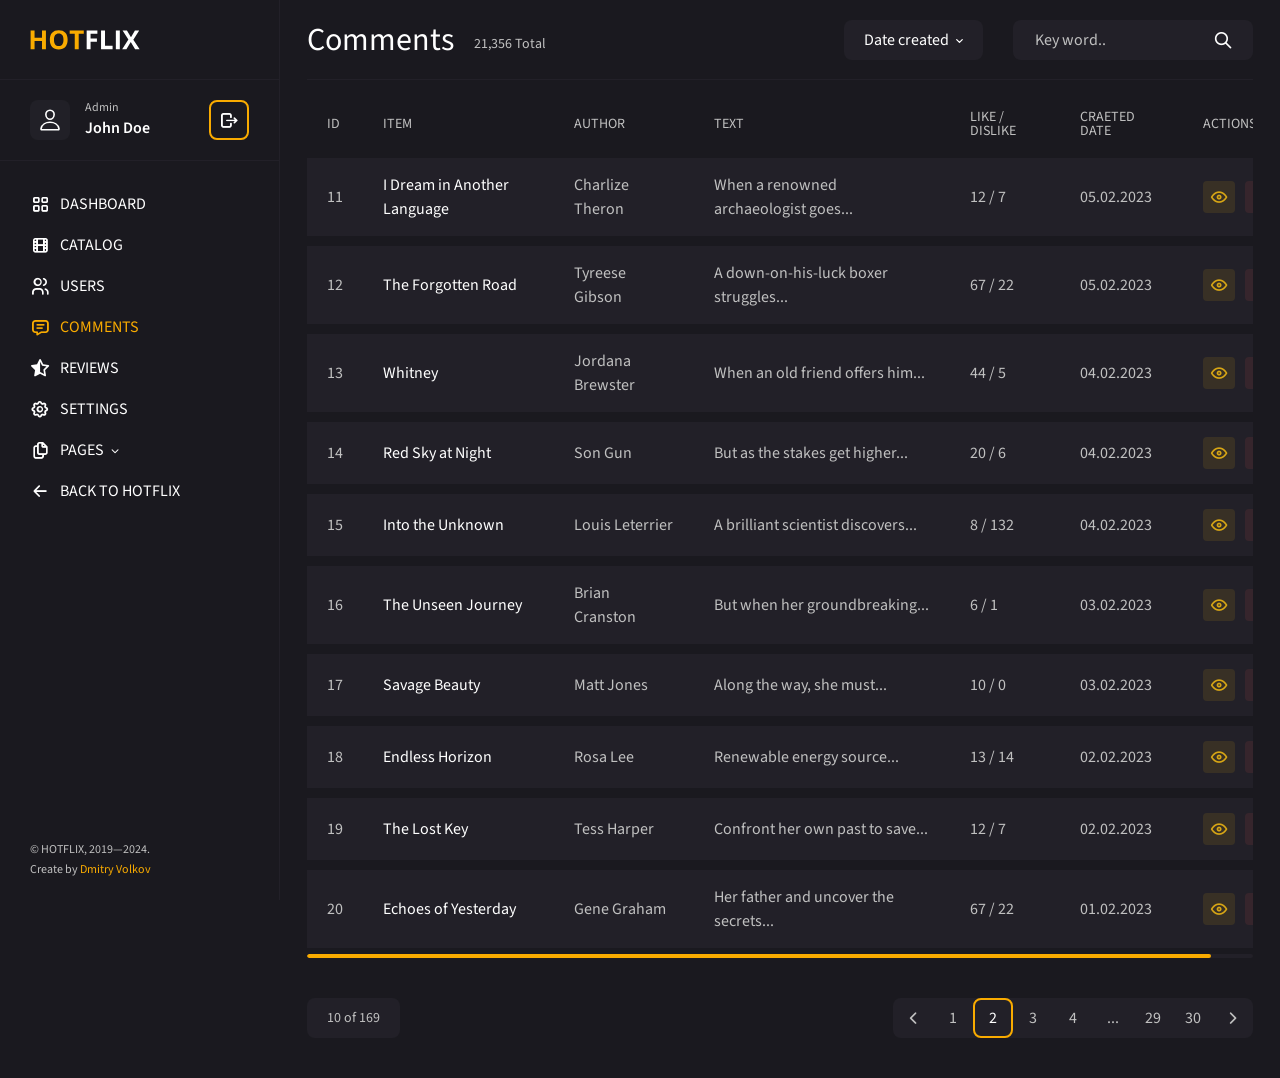
<file: plantilla/comments.html>
<!DOCTYPE html>
<html lang="en">
<head>
	<meta charset="utf-8">
	<meta name="viewport" content="width=device-width, initial-scale=1, shrink-to-fit=no">

	<!-- CSS -->
	<link rel="stylesheet" href="css/bootstrap.min.css">
	<link rel="stylesheet" href="css/slimselect.css">
	<link rel="stylesheet" href="css/admin.css">

	<!-- Icon font -->
	<link rel="stylesheet" href="webfont/tabler-icons.min.css">

	<!-- Favicons -->
	<link rel="icon" type="image/png" href="icon/favicon-32x32.png" sizes="32x32">
	<link rel="apple-touch-icon" href="icon/favicon-32x32.png">

	<meta name="description" content="Online Movies, TV Shows & Cinema HTML Template">
	<meta name="keywords" content="">
	<meta name="author" content="Dmitry Volkov">
	<title>HotFlix – Online Movies, TV Shows & Cinema HTML Template</title>
</head>

<body>
	<!-- header -->
	<header class="header">
		<div class="header__content">
			<!-- header logo -->
			<a href="index.html" class="header__logo">
				<img src="img/logo.svg" alt="">
			</a>
			<!-- end header logo -->

			<!-- header menu btn -->
			<button class="header__btn" type="button">
				<span></span>
				<span></span>
				<span></span>
			</button>
			<!-- end header menu btn -->
		</div>
	</header>
	<!-- end header -->

	<!-- sidebar -->
	<div class="sidebar">
		<!-- sidebar logo -->
		<a href="index.html" class="sidebar__logo">
			<img src="img/logo.svg" alt="">
		</a>
		<!-- end sidebar logo -->
		
		<!-- sidebar user -->
		<div class="sidebar__user">
			<div class="sidebar__user-img">
				<img src="img/user.svg" alt="">
			</div>

			<div class="sidebar__user-title">
				<span>Admin</span>
				<p>John Doe</p>
			</div>

			<button class="sidebar__user-btn" type="button">
				<i class="ti ti-logout"></i>
			</button>
		</div>
		<!-- end sidebar user -->

		<!-- sidebar nav -->
		<div class="sidebar__nav-wrap">
			<ul class="sidebar__nav">
				<li class="sidebar__nav-item">
					<a href="index.html" class="sidebar__nav-link"><i class="ti ti-layout-grid"></i> <span>Dashboard</span></a>
				</li>

				<li class="sidebar__nav-item">
					<a href="catalog.html" class="sidebar__nav-link"><i class="ti ti-movie"></i> <span>Catalog</span></a>
				</li>

				<li class="sidebar__nav-item">
					<a href="users.html" class="sidebar__nav-link"><i class="ti ti-users"></i> <span>Users</span></a>
				</li>

				<li class="sidebar__nav-item">
					<a href="comments.html" class="sidebar__nav-link sidebar__nav-link--active"><i class="ti ti-message"></i> <span>Comments</span></a>
				</li>

				<li class="sidebar__nav-item">
					<a href="reviews.html" class="sidebar__nav-link"><i class="ti ti-star-half-filled"></i> <span>Reviews</span></a>
				</li>

				<li class="sidebar__nav-item">
					<a href="settings.html" class="sidebar__nav-link"><i class="ti ti-settings"></i> <span>Settings</span></a>
				</li>

				<!-- dropdown -->
				<li class="sidebar__nav-item">
					<a class="sidebar__nav-link" href="#" role="button" data-bs-toggle="dropdown" aria-expanded="false"><i class="ti ti-files"></i> <span>Pages</span> <i class="ti ti-chevron-down"></i></a>

					<ul class="dropdown-menu sidebar__dropdown-menu">
						<li><a href="add-item.html">Add item</a></li>
						<li><a href="edit-user.html">Edit user</a></li>
						<li><a href="signin.html">Sign In</a></li>
						<li><a href="signup.html">Sign Up</a></li>
						<li><a href="forgot.html">Forgot password</a></li>
						<li><a href="404.html">404 Page</a></li>
					</ul>
				</li>
				<!-- end dropdown -->

				<li class="sidebar__nav-item">
					<a href="../main/index.html" class="sidebar__nav-link"><i class="ti ti-arrow-left"></i> <span>Back to HotFlix</span></a>
				</li>
			</ul>
		</div>
		<!-- end sidebar nav -->
		
		<!-- sidebar copyright -->
		<div class="sidebar__copyright">© HOTFLIX, 2019—2024. <br>Create by <a href="https://themeforest.net/user/dmitryvolkov/portfolio" target="_blank">Dmitry Volkov</a></div>
		<!-- end sidebar copyright -->
	</div>
	<!-- end sidebar -->

	<!-- main content -->
	<main class="main">
		<div class="container-fluid">
			<div class="row">
				<!-- main title -->
				<div class="col-12">
					<div class="main__title">
						<h2>Comments</h2>

						<span class="main__title-stat">21,356 Total</span>

						<div class="main__title-wrap">
							<select class="filter__select" name="sort" id="filter__sort">
								<option value="0">Date created</option>
								<option value="1">Rating</option>
							</select>

							<!-- search -->
							<form action="#" class="main__title-form">
								<input type="text" placeholder="Key word..">
								<button type="button">
									<i class="ti ti-search"></i>
								</button>
							</form>
							<!-- end search -->
						</div>
					</div>
				</div>
				<!-- end main title -->

				<!-- comments -->
				<div class="col-12">
					<div class="catalog catalog--1">
						<table class="catalog__table">
							<thead>
								<tr>
									<th>ID</th>
									<th>ITEM</th>
									<th>AUTHOR</th>
									<th>TEXT</th>
									<th>LIKE / DISLIKE</th>
									<th>CRAETED DATE</th>
									<th>ACTIONS</th>
								</tr>
							</thead>

							<tbody>
								<tr>
									<td>
										<div class="catalog__text">11</div>
									</td>
									<td>
										<div class="catalog__text"><a href="#">I Dream in Another Language</a></div>
									</td>
									<td>
										<div class="catalog__text">Charlize Theron</div>
									</td>
									<td>
										<div class="catalog__text">When a renowned archaeologist goes...</div>
									</td>
									<td>
										<div class="catalog__text">12 / 7</div>
									</td>
									<td>
										<div class="catalog__text">05.02.2023</div>
									</td>
									<td>
										<div class="catalog__btns">
											<button type="button" data-bs-toggle="modal" class="catalog__btn catalog__btn--view" data-bs-target="#modal-view">
												<i class="ti ti-eye"></i>
											</button>

											<button type="button" data-bs-toggle="modal" class="catalog__btn catalog__btn--delete" data-bs-target="#modal-delete">
												<i class="ti ti-trash"></i>
											</button>
										</div>
									</td>
								</tr>
								<tr>
									<td>
										<div class="catalog__text">12</div>
									</td>
									<td>
										<div class="catalog__text"><a href="#">The Forgotten Road</a></div>
									</td>
									<td>
										<div class="catalog__text">Tyreese Gibson</div>
									</td>
									<td>
										<div class="catalog__text">A down-on-his-luck boxer struggles...</div>
									</td>
									<td>
										<div class="catalog__text">67 / 22</div>
									</td>
									<td>
										<div class="catalog__text">05.02.2023</div>
									</td>
									<td>
										<div class="catalog__btns">
											<button type="button" data-bs-toggle="modal" class="catalog__btn catalog__btn--view" data-bs-target="#modal-view">
												<i class="ti ti-eye"></i>
											</button>

											<button type="button" data-bs-toggle="modal" class="catalog__btn catalog__btn--delete" data-bs-target="#modal-delete">
												<i class="ti ti-trash"></i>
											</button>
										</div>
									</td>
								</tr>
								<tr>
									<td>
										<div class="catalog__text">13</div>
									</td>
									<td>
										<div class="catalog__text"><a href="#">Whitney</a></div>
									</td>
									<td>
										<div class="catalog__text">Jordana Brewster</div>
									</td>
									<td>
										<div class="catalog__text">When an old friend offers him...</div>
									</td>
									<td>
										<div class="catalog__text">44 / 5</div>
									</td>
									<td>
										<div class="catalog__text">04.02.2023</div>
									</td>
									<td>
										<div class="catalog__btns">
											<button type="button" data-bs-toggle="modal" class="catalog__btn catalog__btn--view" data-bs-target="#modal-view">
												<i class="ti ti-eye"></i>
											</button>

											<button type="button" data-bs-toggle="modal" class="catalog__btn catalog__btn--delete" data-bs-target="#modal-delete">
												<i class="ti ti-trash"></i>
											</button>
										</div>
									</td>
								</tr>
								<tr>
									<td>
										<div class="catalog__text">14</div>
									</td>
									<td>
										<div class="catalog__text"><a href="#">Red Sky at Night</a></div>
									</td>
									<td>
										<div class="catalog__text">Son Gun</div>
									</td>
									<td>
										<div class="catalog__text">But as the stakes get higher...</div>
									</td>
									<td>
										<div class="catalog__text">20 / 6</div>
									</td>
									<td>
										<div class="catalog__text">04.02.2023</div>
									</td>
									<td>
										<div class="catalog__btns">
											<button type="button" data-bs-toggle="modal" class="catalog__btn catalog__btn--view" data-bs-target="#modal-view">
												<i class="ti ti-eye"></i>
											</button>

											<button type="button" data-bs-toggle="modal" class="catalog__btn catalog__btn--delete" data-bs-target="#modal-delete">
												<i class="ti ti-trash"></i>
											</button>
										</div>
									</td>
								</tr>
								<tr>
									<td>
										<div class="catalog__text">15</div>
									</td>
									<td>
										<div class="catalog__text"><a href="#">Into the Unknown</a></div>
									</td>
									<td>
										<div class="catalog__text">Louis Leterrier</div>
									</td>
									<td>
										<div class="catalog__text">A brilliant scientist discovers...</div>
									</td>
									<td>
										<div class="catalog__text">8 / 132</div>
									</td>
									<td>
										<div class="catalog__text">04.02.2023</div>
									</td>
									<td>
										<div class="catalog__btns">
											<button type="button" data-bs-toggle="modal" class="catalog__btn catalog__btn--view" data-bs-target="#modal-view">
												<i class="ti ti-eye"></i>
											</button>

											<button type="button" data-bs-toggle="modal" class="catalog__btn catalog__btn--delete" data-bs-target="#modal-delete">
												<i class="ti ti-trash"></i>
											</button>
										</div>
									</td>
								</tr>
								<tr>
									<td>
										<div class="catalog__text">16</div>
									</td>
									<td>
										<div class="catalog__text"><a href="#">The Unseen Journey</a></div>
									</td>
									<td>
										<div class="catalog__text">Brian Cranston</div>
									</td>
									<td>
										<div class="catalog__text">But when her groundbreaking...</div>
									</td>
									<td>
										<div class="catalog__text">6 / 1</div>
									</td>
									<td>
										<div class="catalog__text">03.02.2023</div>
									</td>
									<td>
										<div class="catalog__btns">
											<button type="button" data-bs-toggle="modal" class="catalog__btn catalog__btn--view" data-bs-target="#modal-view">
												<i class="ti ti-eye"></i>
											</button>

											<button type="button" data-bs-toggle="modal" class="catalog__btn catalog__btn--delete" data-bs-target="#modal-delete">
												<i class="ti ti-trash"></i>
											</button>
										</div>
									</td>
								</tr>
								<tr>
									<td>
										<div class="catalog__text">17</div>
									</td>
									<td>
										<div class="catalog__text"><a href="#">Savage Beauty</a></div>
									</td>
									<td>
										<div class="catalog__text">Matt Jones</div>
									</td>
									<td>
										<div class="catalog__text">Along the way, she must...</div>
									</td>
									<td>
										<div class="catalog__text">10 / 0</div>
									</td>
									<td>
										<div class="catalog__text">03.02.2023</div>
									</td>
									<td>
										<div class="catalog__btns">
											<button type="button" data-bs-toggle="modal" class="catalog__btn catalog__btn--view" data-bs-target="#modal-view">
												<i class="ti ti-eye"></i>
											</button>

											<button type="button" data-bs-toggle="modal" class="catalog__btn catalog__btn--delete" data-bs-target="#modal-delete">
												<i class="ti ti-trash"></i>
											</button>
										</div>
									</td>
								</tr>
								<tr>
									<td>
										<div class="catalog__text">18</div>
									</td>
									<td>
										<div class="catalog__text"><a href="#">Endless Horizon</a></div>
									</td>
									<td>
										<div class="catalog__text">Rosa Lee</div>
									</td>
									<td>
										<div class="catalog__text">Renewable energy source...</div>
									</td>
									<td>
										<div class="catalog__text">13 / 14</div>
									</td>
									<td>
										<div class="catalog__text">02.02.2023</div>
									</td>
									<td>
										<div class="catalog__btns">
											<button type="button" data-bs-toggle="modal" class="catalog__btn catalog__btn--view" data-bs-target="#modal-view">
												<i class="ti ti-eye"></i>
											</button>

											<button type="button" data-bs-toggle="modal" class="catalog__btn catalog__btn--delete" data-bs-target="#modal-delete">
												<i class="ti ti-trash"></i>
											</button>
										</div>
									</td>
								</tr>
								<tr>
									<td>
										<div class="catalog__text">19</div>
									</td>
									<td>
										<div class="catalog__text"><a href="#">The Lost Key</a></div>
									</td>
									<td>
										<div class="catalog__text">Tess Harper</div>
									</td>
									<td>
										<div class="catalog__text">Confront her own past to save...</div>
									</td>
									<td>
										<div class="catalog__text">12 / 7</div>
									</td>
									<td>
										<div class="catalog__text">02.02.2023</div>
									</td>
									<td>
										<div class="catalog__btns">
											<button type="button" data-bs-toggle="modal" class="catalog__btn catalog__btn--view" data-bs-target="#modal-view">
												<i class="ti ti-eye"></i>
											</button>

											<button type="button" data-bs-toggle="modal" class="catalog__btn catalog__btn--delete" data-bs-target="#modal-delete">
												<i class="ti ti-trash"></i>
											</button>
										</div>
									</td>
								</tr>
								<tr>
									<td>
										<div class="catalog__text">20</div>
									</td>
									<td>
										<div class="catalog__text"><a href="#">Echoes of Yesterday</a></div>
									</td>
									<td>
										<div class="catalog__text">Gene Graham</div>
									</td>
									<td>
										<div class="catalog__text">Her father and uncover the secrets...</div>
									</td>
									<td>
										<div class="catalog__text">67 / 22</div>
									</td>
									<td>
										<div class="catalog__text">01.02.2023</div>
									</td>
									<td>
										<div class="catalog__btns">
											<button type="button" data-bs-toggle="modal" class="catalog__btn catalog__btn--view" data-bs-target="#modal-view">
												<i class="ti ti-eye"></i>
											</button>

											<button type="button" data-bs-toggle="modal" class="catalog__btn catalog__btn--delete" data-bs-target="#modal-delete">
												<i class="ti ti-trash"></i>
											</button>
										</div>
									</td>
								</tr>
							</tbody>
						</table>
					</div>
				</div>
				<!-- end comments -->

				<!-- paginator -->
				<div class="col-12">
					<div class="main__paginator">
						<!-- amount -->
						<span class="main__paginator-pages">10 of 169</span>
						<!-- end amount -->

						<ul class="main__paginator-list">
							<li>
								<a href="#">
									<i class="ti ti-chevron-left"></i>
									<span>Prev</span>
								</a>
							</li>
							<li>
								<a href="#">
									<span>Next</span>
									<i class="ti ti-chevron-right"></i>
								</a>
							</li>
						</ul>

						<ul class="paginator">
							<li class="paginator__item paginator__item--prev">
								<a href="#"><i class="ti ti-chevron-left"></i></a>
							</li>
							<li class="paginator__item"><a href="#">1</a></li>
							<li class="paginator__item paginator__item--active"><a href="#">2</a></li>
							<li class="paginator__item"><a href="#">3</a></li>
							<li class="paginator__item"><a href="#">4</a></li>
							<li class="paginator__item"><span>...</span></li>
							<li class="paginator__item"><a href="#">29</a></li>
							<li class="paginator__item"><a href="#">30</a></li>
							<li class="paginator__item paginator__item--next">
								<a href="#"><i class="ti ti-chevron-right"></i></a>
							</li>
						</ul>
					</div>
				</div>
				<!-- end paginator -->
			</div>
		</div>
	</main>
	<!-- end main content -->

	<!-- view modal -->
	<div class="modal fade" id="modal-view" tabindex="-1" aria-labelledby="modal-view" aria-hidden="true">
		<div class="modal-dialog modal-dialog-centered">
			<div class="modal-content">
				<div class="modal__content modal__content--view">
					<div class="comments__autor">
						<img class="comments__avatar" src="img/user.svg" alt="">
						<span class="comments__name">John Doe</span>
						<span class="comments__time">30.08.2023, 17:53</span>
					</div>
					<p class="comments__text">There are many variations of passages of Lorem Ipsum available, but the majority have suffered alteration in some form, by injected humour, or randomised words which don't look even slightly believable. If you are going to use a passage of Lorem Ipsum, you need to be sure there isn't anything embarrassing hidden in the middle of text.</p>
					<div class="comments__actions">
						<div class="comments__rate">
							<span><i class="ti ti-thumb-up"></i>12</span>

							<span>7<i class="ti ti-thumb-down"></i></span>
						</div>
					</div>
				</div>
			</div>
		</div>
	</div>
	<!-- end view modal -->

	<!-- delete modal -->
	<div class="modal fade" id="modal-delete" tabindex="-1" aria-labelledby="modal-delete" aria-hidden="true">
		<div class="modal-dialog modal-dialog-centered">
			<div class="modal-content">
				<div class="modal__content">
					<form action="#" class="modal__form">
						<h4 class="modal__title">Comment delete</h4>

						<p class="modal__text">Are you sure to permanently delete this comment?</p>

						<div class="modal__btns">
							<button class="modal__btn modal__btn--apply" type="button"><span>Delete</span></button>
							<button class="modal__btn modal__btn--dismiss" type="button" data-bs-dismiss="modal" aria-label="Close"><span>Dismiss</span></button>
						</div>
					</form>
				</div>
			</div>
		</div>
	</div>
	<!-- end delete modal -->

	<!-- JS -->
	<script src="js/bootstrap.bundle.min.js"></script>
	<script src="js/slimselect.min.js"></script>
	<script src="js/smooth-scrollbar.js"></script>
	<script src="js/admin.js"></script>
</body>
</html>
</file>
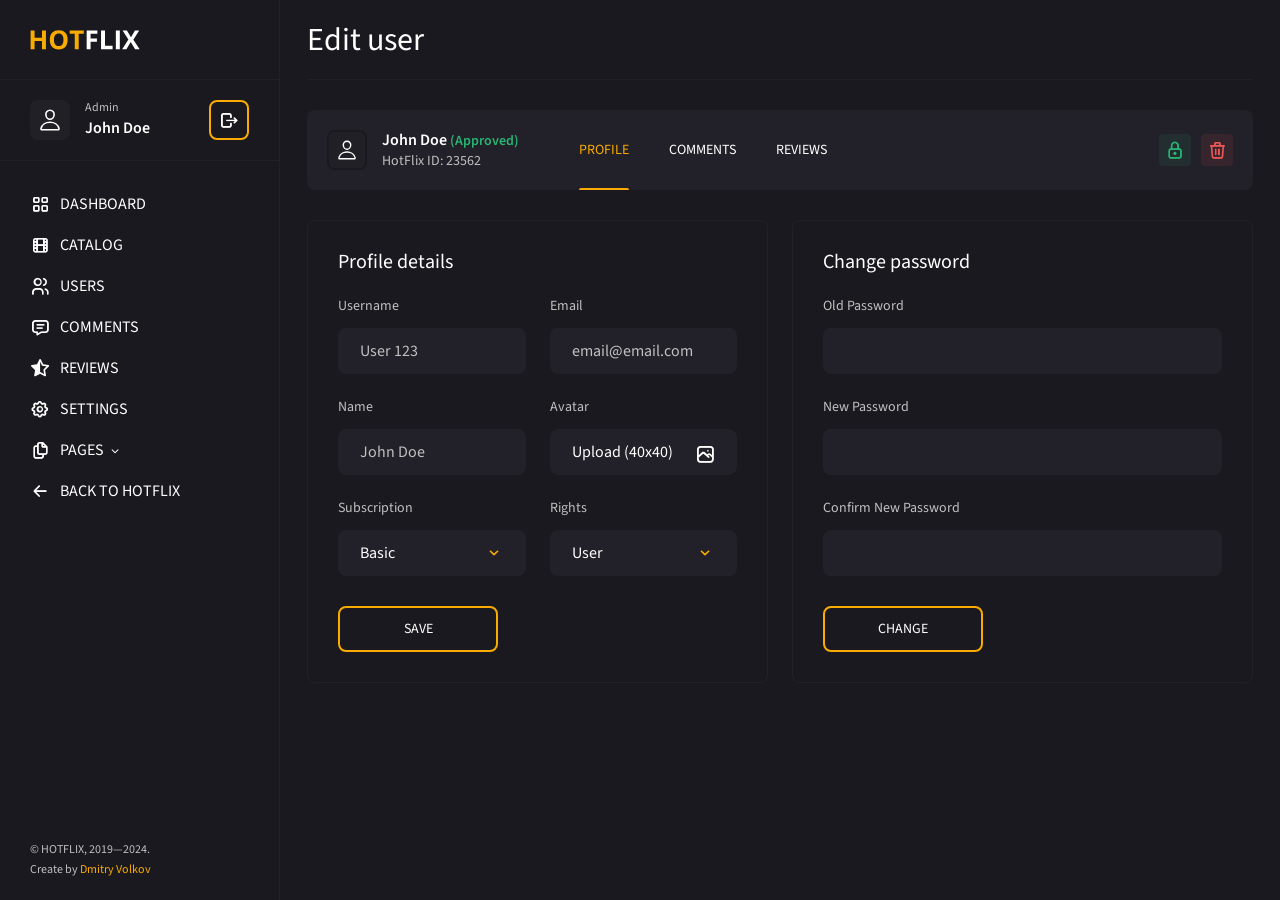
<file: plantilla/edit-user.html>
<!DOCTYPE html>
<html lang="en">
<head>
	<meta charset="utf-8">
	<meta name="viewport" content="width=device-width, initial-scale=1, shrink-to-fit=no">

	<!-- CSS -->
	<link rel="stylesheet" href="css/bootstrap.min.css">
	<link rel="stylesheet" href="css/slimselect.css">
	<link rel="stylesheet" href="css/admin.css">

	<!-- Icon font -->
	<link rel="stylesheet" href="webfont/tabler-icons.min.css">

	<!-- Favicons -->
	<link rel="icon" type="image/png" href="icon/favicon-32x32.png" sizes="32x32">
	<link rel="apple-touch-icon" href="icon/favicon-32x32.png">

	<meta name="description" content="Online Movies, TV Shows & Cinema HTML Template">
	<meta name="keywords" content="">
	<meta name="author" content="Dmitry Volkov">
	<title>HotFlix – Online Movies, TV Shows & Cinema HTML Template</title>
</head>

<body>
	<!-- header -->
	<header class="header">
		<div class="header__content">
			<!-- header logo -->
			<a href="index.html" class="header__logo">
				<img src="img/logo.svg" alt="">
			</a>
			<!-- end header logo -->

			<!-- header menu btn -->
			<button class="header__btn" type="button">
				<span></span>
				<span></span>
				<span></span>
			</button>
			<!-- end header menu btn -->
		</div>
	</header>
	<!-- end header -->

	<!-- sidebar -->
	<div class="sidebar">
		<!-- sidebar logo -->
		<a href="index.html" class="sidebar__logo">
			<img src="img/logo.svg" alt="">
		</a>
		<!-- end sidebar logo -->
		
		<!-- sidebar user -->
		<div class="sidebar__user">
			<div class="sidebar__user-img">
				<img src="img/user.svg" alt="">
			</div>

			<div class="sidebar__user-title">
				<span>Admin</span>
				<p>John Doe</p>
			</div>

			<button class="sidebar__user-btn" type="button">
				<i class="ti ti-logout"></i>
			</button>
		</div>
		<!-- end sidebar user -->

		<!-- sidebar nav -->
		<div class="sidebar__nav-wrap">
			<ul class="sidebar__nav">
				<li class="sidebar__nav-item">
					<a href="index.html" class="sidebar__nav-link"><i class="ti ti-layout-grid"></i> <span>Dashboard</span></a>
				</li>

				<li class="sidebar__nav-item">
					<a href="catalog.html" class="sidebar__nav-link"><i class="ti ti-movie"></i> <span>Catalog</span></a>
				</li>

				<li class="sidebar__nav-item">
					<a href="users.html" class="sidebar__nav-link"><i class="ti ti-users"></i> <span>Users</span></a>
				</li>

				<li class="sidebar__nav-item">
					<a href="comments.html" class="sidebar__nav-link"><i class="ti ti-message"></i> <span>Comments</span></a>
				</li>

				<li class="sidebar__nav-item">
					<a href="reviews.html" class="sidebar__nav-link"><i class="ti ti-star-half-filled"></i> <span>Reviews</span></a>
				</li>

				<li class="sidebar__nav-item">
					<a href="settings.html" class="sidebar__nav-link"><i class="ti ti-settings"></i> <span>Settings</span></a>
				</li>

				<!-- dropdown -->
				<li class="sidebar__nav-item">
					<a class="sidebar__nav-link" href="#" role="button" data-bs-toggle="dropdown" aria-expanded="false"><i class="ti ti-files"></i> <span>Pages</span> <i class="ti ti-chevron-down"></i></a>

					<ul class="dropdown-menu sidebar__dropdown-menu">
						<li><a href="add-item.html">Add item</a></li>
						<li><a href="edit-user.html">Edit user</a></li>
						<li><a href="signin.html">Sign In</a></li>
						<li><a href="signup.html">Sign Up</a></li>
						<li><a href="forgot.html">Forgot password</a></li>
						<li><a href="404.html">404 Page</a></li>
					</ul>
				</li>
				<!-- end dropdown -->

				<li class="sidebar__nav-item">
					<a href="../main/index.html" class="sidebar__nav-link"><i class="ti ti-arrow-left"></i> <span>Back to HotFlix</span></a>
				</li>
			</ul>
		</div>
		<!-- end sidebar nav -->
		
		<!-- sidebar copyright -->
		<div class="sidebar__copyright">© HOTFLIX, 2019—2024. <br>Create by <a href="https://themeforest.net/user/dmitryvolkov/portfolio" target="_blank">Dmitry Volkov</a></div>
		<!-- end sidebar copyright -->
	</div>
	<!-- end sidebar -->

	<!-- main content -->
	<main class="main">
		<div class="container-fluid">
			<div class="row">
				<!-- main title -->
				<div class="col-12">
					<div class="main__title">
						<h2>Edit user</h2>
					</div>
				</div>
				<!-- end main title -->

				<!-- profile -->
				<div class="col-12">
					<div class="profile__content">
						<!-- profile user -->
						<div class="profile__user">
							<div class="profile__avatar">
								<img src="img/user.svg" alt="">
							</div>
							<!-- or red -->
							<div class="profile__meta profile__meta--green">
								<h3>John Doe <span>(Approved)</span></h3>
								<span>HotFlix ID: 23562</span>
							</div>
						</div>
						<!-- end profile user -->

						<!-- profile tabs nav -->
						<ul class="nav nav-tabs profile__tabs" id="profile__tabs" role="tablist">
							<li class="nav-item" role="presentation">
								<button id="1-tab" class="active" data-bs-toggle="tab" data-bs-target="#tab-1" type="button" role="tab" aria-controls="tab-1" aria-selected="true">Profile</button>
							</li>

							<li class="nav-item" role="presentation">
								<button id="2-tab" data-bs-toggle="tab" data-bs-target="#tab-2" type="button" role="tab" aria-controls="tab-2" aria-selected="false">Comments</button>
							</li>

							<li class="nav-item" role="presentation">
								<button id="3-tab" data-bs-toggle="tab" data-bs-target="#tab-3" type="button" role="tab" aria-controls="tab-3" aria-selected="false">Reviews</button>
							</li>
						</ul>
						<!-- end profile tabs nav -->

						<!-- profile btns -->
						<div class="profile__actions">
							<button type="button" data-bs-toggle="modal" class="profile__action profile__action--banned" data-bs-target="#modal-status3"><i class="ti ti-lock"></i></button>
							<button type="button" data-bs-toggle="modal" class="profile__action profile__action--delete" data-bs-target="#modal-delete3"><i class="ti ti-trash"></i></button>
						</div>
						<!-- end profile btns -->
					</div>
				</div>
				<!-- end profile -->

				<!-- content tabs -->
				<div class="tab-content">
					<div class="tab-pane fade show active" id="tab-1" role="tabpanel" aria-labelledby="1-tab" tabindex="0">
						<div class="col-12">
							<div class="row">
								<!-- details form -->
								<div class="col-12 col-lg-6">
									<form action="#" class="sign__form sign__form--profile">
										<div class="row">
											<div class="col-12">
												<h4 class="sign__title">Profile details</h4>
											</div>

											<div class="col-12 col-md-6">
												<div class="sign__group">
													<label class="sign__label" for="username">Username</label>
													<input id="username" type="text" name="username" class="sign__input" placeholder="User 123">
												</div>
											</div>

											<div class="col-12 col-md-6">
												<div class="sign__group">
													<label class="sign__label" for="email2">Email</label>
													<input id="email2" type="text" name="email" class="sign__input" placeholder="email@email.com">
												</div>
											</div>

											<div class="col-12 col-md-6">
												<div class="sign__group">
													<label class="sign__label" for="fname">Name</label>
													<input id="fname" type="text" name="fname" class="sign__input" placeholder="John Doe">
												</div>
											</div>

											<div class="col-12 col-md-6">
												<div class="sign__group">
													<label class="sign__label" for="sign__gallery-upload">Avatar</label>
													<div class="sign__gallery">
														<label id="gallery1" for="sign__gallery-upload">Upload (40x40)</label>
														<input data-name="#gallery1" id="sign__gallery-upload" name="gallery" class="sign__gallery-upload" type="file" accept=".png, .jpg, .jpeg" multiple="">
													</div>
												</div>
											</div>

											<div class="col-12 col-md-6">
												<div class="sign__group">
													<label class="sign__label" for="subscription">Subscription</label>
													<select class="sign__select" id="subscription">
														<option value="Basic">Basic</option>
														<option value="Premium">Premium</option>
														<option value="Cinematic">Cinematic</option>
													</select>
												</div>
											</div>

											<div class="col-12 col-md-6">
												<div class="sign__group">
													<label class="sign__label" for="rights">Rights</label>
													<select class="sign__select" id="rights">
														<option value="User">User</option>
														<option value="Moderator">Moderator</option>
														<option value="Admin">Admin</option>
													</select>
												</div>
											</div>

											<div class="col-12">
												<button class="sign__btn sign__btn--small" type="button"><span>Save</span></button>
											</div>
										</div>
									</form>
								</div>
								<!-- end details form -->

								<!-- password form -->
								<div class="col-12 col-lg-6">
									<form action="#" class="sign__form sign__form--profile">
										<div class="row">
											<div class="col-12">
												<h4 class="sign__title">Change password</h4>
											</div>

											<div class="col-12 col-md-6 col-lg-12 col-xxl-6">
												<div class="sign__group">
													<label class="sign__label" for="oldpass">Old Password</label>
													<input id="oldpass" type="password" name="oldpass" class="sign__input">
												</div>
											</div>

											<div class="col-12 col-md-6 col-lg-12 col-xxl-6">
												<div class="sign__group">
													<label class="sign__label" for="newpass">New Password</label>
													<input id="newpass" type="password" name="newpass" class="sign__input">
												</div>
											</div>

											<div class="col-12 col-md-6 col-lg-12 col-xxl-6">
												<div class="sign__group">
													<label class="sign__label" for="confirmpass">Confirm New Password</label>
													<input id="confirmpass" type="password" name="confirmpass" class="sign__input">
												</div>
											</div>

											<div class="col-12">
												<button class="sign__btn sign__btn--small" type="button"><span>Change</span></button>
											</div>
										</div>
									</form>
								</div>
								<!-- end password form -->
							</div>
						</div>
					</div>

					<div class="tab-pane fade" id="tab-2" role="tabpanel" aria-labelledby="2-tab" tabindex="0">
						<!-- table -->
						<div class="col-12">
							<div class="catalog catalog--1">
								<table class="catalog__table">
									<thead>
										<tr>
											<th>ID</th>
											<th>ITEM</th>
											<th>AUTHOR</th>
											<th>TEXT</th>
											<th>LIKE / DISLIKE</th>
											<th>CRAETED DATE</th>
											<th>ACTIONS</th>
										</tr>
									</thead>

									<tbody>
										<tr>
											<td>
												<div class="catalog__text">11</div>
											</td>
											<td>
												<div class="catalog__text"><a href="#">I Dream in Another Language</a></div>
											</td>
											<td>
												<div class="catalog__text">Charlize Theron</div>
											</td>
											<td>
												<div class="catalog__text">When a renowned archaeologist goes...</div>
											</td>
											<td>
												<div class="catalog__text">12 / 7</div>
											</td>
											<td>
												<div class="catalog__text">05.02.2023</div>
											</td>
											<td>
												<div class="catalog__btns">
													<button type="button" data-bs-toggle="modal" class="catalog__btn catalog__btn--view" data-bs-target="#modal-view">
														<i class="ti ti-eye"></i>
													</button>

													<button type="button" data-bs-toggle="modal" class="catalog__btn catalog__btn--delete" data-bs-target="#modal-delete">
														<i class="ti ti-trash"></i>
													</button>
												</div>
											</td>
										</tr>
										<tr>
											<td>
												<div class="catalog__text">12</div>
											</td>
											<td>
												<div class="catalog__text"><a href="#">The Forgotten Road</a></div>
											</td>
											<td>
												<div class="catalog__text">Tyreese Gibson</div>
											</td>
											<td>
												<div class="catalog__text">A down-on-his-luck boxer struggles...</div>
											</td>
											<td>
												<div class="catalog__text">67 / 22</div>
											</td>
											<td>
												<div class="catalog__text">05.02.2023</div>
											</td>
											<td>
												<div class="catalog__btns">
													<button type="button" data-bs-toggle="modal" class="catalog__btn catalog__btn--view" data-bs-target="#modal-view">
														<i class="ti ti-eye"></i>
													</button>

													<button type="button" data-bs-toggle="modal" class="catalog__btn catalog__btn--delete" data-bs-target="#modal-delete">
														<i class="ti ti-trash"></i>
													</button>
												</div>
											</td>
										</tr>
										<tr>
											<td>
												<div class="catalog__text">13</div>
											</td>
											<td>
												<div class="catalog__text"><a href="#">Whitney</a></div>
											</td>
											<td>
												<div class="catalog__text">Jordana Brewster</div>
											</td>
											<td>
												<div class="catalog__text">When an old friend offers him...</div>
											</td>
											<td>
												<div class="catalog__text">44 / 5</div>
											</td>
											<td>
												<div class="catalog__text">04.02.2023</div>
											</td>
											<td>
												<div class="catalog__btns">
													<button type="button" data-bs-toggle="modal" class="catalog__btn catalog__btn--view" data-bs-target="#modal-view">
														<i class="ti ti-eye"></i>
													</button>

													<button type="button" data-bs-toggle="modal" class="catalog__btn catalog__btn--delete" data-bs-target="#modal-delete">
														<i class="ti ti-trash"></i>
													</button>
												</div>
											</td>
										</tr>
										<tr>
											<td>
												<div class="catalog__text">14</div>
											</td>
											<td>
												<div class="catalog__text"><a href="#">Red Sky at Night</a></div>
											</td>
											<td>
												<div class="catalog__text">Son Gun</div>
											</td>
											<td>
												<div class="catalog__text">But as the stakes get higher...</div>
											</td>
											<td>
												<div class="catalog__text">20 / 6</div>
											</td>
											<td>
												<div class="catalog__text">04.02.2023</div>
											</td>
											<td>
												<div class="catalog__btns">
													<button type="button" data-bs-toggle="modal" class="catalog__btn catalog__btn--view" data-bs-target="#modal-view">
														<i class="ti ti-eye"></i>
													</button>

													<button type="button" data-bs-toggle="modal" class="catalog__btn catalog__btn--delete" data-bs-target="#modal-delete">
														<i class="ti ti-trash"></i>
													</button>
												</div>
											</td>
										</tr>
										<tr>
											<td>
												<div class="catalog__text">15</div>
											</td>
											<td>
												<div class="catalog__text"><a href="#">Into the Unknown</a></div>
											</td>
											<td>
												<div class="catalog__text">Louis Leterrier</div>
											</td>
											<td>
												<div class="catalog__text">A brilliant scientist discovers...</div>
											</td>
											<td>
												<div class="catalog__text">8 / 132</div>
											</td>
											<td>
												<div class="catalog__text">04.02.2023</div>
											</td>
											<td>
												<div class="catalog__btns">
													<button type="button" data-bs-toggle="modal" class="catalog__btn catalog__btn--view" data-bs-target="#modal-view">
														<i class="ti ti-eye"></i>
													</button>

													<button type="button" data-bs-toggle="modal" class="catalog__btn catalog__btn--delete" data-bs-target="#modal-delete">
														<i class="ti ti-trash"></i>
													</button>
												</div>
											</td>
										</tr>
										<tr>
											<td>
												<div class="catalog__text">16</div>
											</td>
											<td>
												<div class="catalog__text"><a href="#">The Unseen Journey</a></div>
											</td>
											<td>
												<div class="catalog__text">Brian Cranston</div>
											</td>
											<td>
												<div class="catalog__text">But when her groundbreaking...</div>
											</td>
											<td>
												<div class="catalog__text">6 / 1</div>
											</td>
											<td>
												<div class="catalog__text">03.02.2023</div>
											</td>
											<td>
												<div class="catalog__btns">
													<button type="button" data-bs-toggle="modal" class="catalog__btn catalog__btn--view" data-bs-target="#modal-view">
														<i class="ti ti-eye"></i>
													</button>

													<button type="button" data-bs-toggle="modal" class="catalog__btn catalog__btn--delete" data-bs-target="#modal-delete">
														<i class="ti ti-trash"></i>
													</button>
												</div>
											</td>
										</tr>
										<tr>
											<td>
												<div class="catalog__text">17</div>
											</td>
											<td>
												<div class="catalog__text"><a href="#">Savage Beauty</a></div>
											</td>
											<td>
												<div class="catalog__text">Matt Jones</div>
											</td>
											<td>
												<div class="catalog__text">Along the way, she must...</div>
											</td>
											<td>
												<div class="catalog__text">10 / 0</div>
											</td>
											<td>
												<div class="catalog__text">03.02.2023</div>
											</td>
											<td>
												<div class="catalog__btns">
													<button type="button" data-bs-toggle="modal" class="catalog__btn catalog__btn--view" data-bs-target="#modal-view">
														<i class="ti ti-eye"></i>
													</button>

													<button type="button" data-bs-toggle="modal" class="catalog__btn catalog__btn--delete" data-bs-target="#modal-delete">
														<i class="ti ti-trash"></i>
													</button>
												</div>
											</td>
										</tr>
										<tr>
											<td>
												<div class="catalog__text">18</div>
											</td>
											<td>
												<div class="catalog__text"><a href="#">Endless Horizon</a></div>
											</td>
											<td>
												<div class="catalog__text">Rosa Lee</div>
											</td>
											<td>
												<div class="catalog__text">Renewable energy source...</div>
											</td>
											<td>
												<div class="catalog__text">13 / 14</div>
											</td>
											<td>
												<div class="catalog__text">02.02.2023</div>
											</td>
											<td>
												<div class="catalog__btns">
													<button type="button" data-bs-toggle="modal" class="catalog__btn catalog__btn--view" data-bs-target="#modal-view">
														<i class="ti ti-eye"></i>
													</button>

													<button type="button" data-bs-toggle="modal" class="catalog__btn catalog__btn--delete" data-bs-target="#modal-delete">
														<i class="ti ti-trash"></i>
													</button>
												</div>
											</td>
										</tr>
										<tr>
											<td>
												<div class="catalog__text">19</div>
											</td>
											<td>
												<div class="catalog__text"><a href="#">The Lost Key</a></div>
											</td>
											<td>
												<div class="catalog__text">Tess Harper</div>
											</td>
											<td>
												<div class="catalog__text">Confront her own past to save...</div>
											</td>
											<td>
												<div class="catalog__text">12 / 7</div>
											</td>
											<td>
												<div class="catalog__text">02.02.2023</div>
											</td>
											<td>
												<div class="catalog__btns">
													<button type="button" data-bs-toggle="modal" class="catalog__btn catalog__btn--view" data-bs-target="#modal-view">
														<i class="ti ti-eye"></i>
													</button>

													<button type="button" data-bs-toggle="modal" class="catalog__btn catalog__btn--delete" data-bs-target="#modal-delete">
														<i class="ti ti-trash"></i>
													</button>
												</div>
											</td>
										</tr>
										<tr>
											<td>
												<div class="catalog__text">20</div>
											</td>
											<td>
												<div class="catalog__text"><a href="#">Echoes of Yesterday</a></div>
											</td>
											<td>
												<div class="catalog__text">Gene Graham</div>
											</td>
											<td>
												<div class="catalog__text">Her father and uncover the secrets...</div>
											</td>
											<td>
												<div class="catalog__text">67 / 22</div>
											</td>
											<td>
												<div class="catalog__text">01.02.2023</div>
											</td>
											<td>
												<div class="catalog__btns">
													<button type="button" data-bs-toggle="modal" class="catalog__btn catalog__btn--view" data-bs-target="#modal-view">
														<i class="ti ti-eye"></i>
													</button>

													<button type="button" data-bs-toggle="modal" class="catalog__btn catalog__btn--delete" data-bs-target="#modal-delete">
														<i class="ti ti-trash"></i>
													</button>
												</div>
											</td>
										</tr>
									</tbody>
								</table>
							</div>
						</div>
						<!-- end table -->

						<!-- paginator -->
						<div class="col-12">
							<div class="main__paginator">
								<!-- amount -->
								<span class="main__paginator-pages">10 of 169</span>
								<!-- end amount -->

								<ul class="main__paginator-list">
									<li>
										<a href="#">
											<i class="ti ti-chevron-left"></i>
											<span>Prev</span>
										</a>
									</li>
									<li>
										<a href="#">
											<span>Next</span>
											<i class="ti ti-chevron-right"></i>
										</a>
									</li>
								</ul>

								<ul class="paginator">
									<li class="paginator__item paginator__item--prev">
										<a href="#"><i class="ti ti-chevron-left"></i></a>
									</li>
									<li class="paginator__item"><a href="#">1</a></li>
									<li class="paginator__item paginator__item--active"><a href="#">2</a></li>
									<li class="paginator__item"><a href="#">3</a></li>
									<li class="paginator__item"><a href="#">4</a></li>
									<li class="paginator__item"><span>...</span></li>
									<li class="paginator__item"><a href="#">29</a></li>
									<li class="paginator__item"><a href="#">30</a></li>
									<li class="paginator__item paginator__item--next">
										<a href="#"><i class="ti ti-chevron-right"></i></a>
									</li>
								</ul>
							</div>
						</div>
						<!-- end paginator -->
					</div>

					<div class="tab-pane fade" id="tab-3" role="tabpanel" aria-labelledby="3-tab" tabindex="0">
						<!-- table -->
						<div class="col-12">
							<div class="catalog catalog--2">
								<table class="catalog__table">
									<thead>
										<tr>
											<th>ID</th>
											<th>ITEM</th>
											<th>AUTHOR</th>
											<th>TEXT</th>
											<th>RATING</th>
											<th>CRAETED DATE</th>
											<th>ACTIONS</th>
										</tr>
									</thead>

									<tbody>
										<tr>
											<td>
												<div class="catalog__text">11</div>
											</td>
											<td>
												<div class="catalog__text"><a href="#">I Dream in Another Language</a></div>
											</td>
											<td>
												<div class="catalog__text">Gene Graham</div>
											</td>
											<td>
												<div class="catalog__text">Her father and uncover the secrets...</div>
											</td>
											<td>
												<div class="catalog__text catalog__text--rate">7.9</div>
											</td>
											<td>
												<div class="catalog__text">06.02.2023</div>
											</td>
											<td>
												<div class="catalog__btns">
													<button type="button" data-bs-toggle="modal" class="catalog__btn catalog__btn--view" data-bs-target="#modal-view2">
														<i class="ti ti-eye"></i>
													</button>

													<button type="button" data-bs-toggle="modal" class="catalog__btn catalog__btn--delete" data-bs-target="#modal-delete2">
														<i class="ti ti-trash"></i>
													</button>
												</div>
											</td>
										</tr>
										<tr>
											<td>
												<div class="catalog__text">12</div>
											</td>
											<td>
												<div class="catalog__text"><a href="#">The Forgotten Road</a></div>
											</td>
											<td>
												<div class="catalog__text">Tess Harper</div>
											</td>
											<td>
												<div class="catalog__text">Confront her own past to save...</div>
											</td>
											<td>
												<div class="catalog__text catalog__text--rate">8.6</div>
											</td>
											<td>
												<div class="catalog__text">06.02.2023</div>
											</td>
											<td>
												<div class="catalog__btns">
													<button type="button" data-bs-toggle="modal" class="catalog__btn catalog__btn--view" data-bs-target="#modal-view2">
														<i class="ti ti-eye"></i>
													</button>

													<button type="button" data-bs-toggle="modal" class="catalog__btn catalog__btn--delete" data-bs-target="#modal-delete2">
														<i class="ti ti-trash"></i>
													</button>
												</div>
											</td>
										</tr>
										<tr>
											<td>
												<div class="catalog__text">13</div>
											</td>
											<td>
												<div class="catalog__text"><a href="#">Whitney</a></div>
											</td>
											<td>
												<div class="catalog__text">Rosa Lee</div>
											</td>
											<td>
												<div class="catalog__text">Renewable energy source...</div>
											</td>
											<td>
												<div class="catalog__text catalog__text--rate">6.0</div>
											</td>
											<td>
												<div class="catalog__text">05.02.2023</div>
											</td>
											<td>
												<div class="catalog__btns">
													<button type="button" data-bs-toggle="modal" class="catalog__btn catalog__btn--view" data-bs-target="#modal-view2">
														<i class="ti ti-eye"></i>
													</button>

													<button type="button" data-bs-toggle="modal" class="catalog__btn catalog__btn--delete" data-bs-target="#modal-delete2">
														<i class="ti ti-trash"></i>
													</button>
												</div>
											</td>
										</tr>
										<tr>
											<td>
												<div class="catalog__text">14</div>
											</td>
											<td>
												<div class="catalog__text"><a href="#">Red Sky at Night</a></div>
											</td>
											<td>
												<div class="catalog__text">Matt Jones</div>
											</td>
											<td>
												<div class="catalog__text">Along the way, she must...</div>
											</td>
											<td>
												<div class="catalog__text catalog__text--rate">9.1</div>
											</td>
											<td>
												<div class="catalog__text">05.02.2023</div>
											</td>
											<td>
												<div class="catalog__btns">
													<button type="button" data-bs-toggle="modal" class="catalog__btn catalog__btn--view" data-bs-target="#modal-view2">
														<i class="ti ti-eye"></i>
													</button>

													<button type="button" data-bs-toggle="modal" class="catalog__btn catalog__btn--delete" data-bs-target="#modal-delete2">
														<i class="ti ti-trash"></i>
													</button>
												</div>
											</td>
										</tr>
										<tr>
											<td>
												<div class="catalog__text">15</div>
											</td>
											<td>
												<div class="catalog__text"><a href="#">Into the Unknown</a></div>
											</td>
											<td>
												<div class="catalog__text">Brian Cranston</div>
											</td>
											<td>
												<div class="catalog__text">But when her groundbreaking...</div>
											</td>
											<td>
												<div class="catalog__text catalog__text--rate">5.5</div>
											</td>
											<td>
												<div class="catalog__text">05.02.2023</div>
											</td>
											<td>
												<div class="catalog__btns">
													<button type="button" data-bs-toggle="modal" class="catalog__btn catalog__btn--view" data-bs-target="#modal-view2">
														<i class="ti ti-eye"></i>
													</button>

													<button type="button" data-bs-toggle="modal" class="catalog__btn catalog__btn--delete" data-bs-target="#modal-delete2">
														<i class="ti ti-trash"></i>
													</button>
												</div>
											</td>
										</tr>
										<tr>
											<td>
												<div class="catalog__text">16</div>
											</td>
											<td>
												<div class="catalog__text"><a href="#">The Unseen Journey</a></div>
											</td>
											<td>
												<div class="catalog__text">Louis Leterrier</div>
											</td>
											<td>
												<div class="catalog__text">A brilliant scientist discovers...</div>
											</td>
											<td>
												<div class="catalog__text catalog__text--rate">7.0</div>
											</td>
											<td>
												<div class="catalog__text">04.02.2023</div>
											</td>
											<td>
												<div class="catalog__btns">
													<button type="button" data-bs-toggle="modal" class="catalog__btn catalog__btn--view" data-bs-target="#modal-view2">
														<i class="ti ti-eye"></i>
													</button>

													<button type="button" data-bs-toggle="modal" class="catalog__btn catalog__btn--delete" data-bs-target="#modal-delete2">
														<i class="ti ti-trash"></i>
													</button>
												</div>
											</td>
										</tr>
										<tr>
											<td>
												<div class="catalog__text">17</div>
											</td>
											<td>
												<div class="catalog__text"><a href="#">Savage Beauty</a></div>
											</td>
											<td>
												<div class="catalog__text">Son Gun</div>
											</td>
											<td>
												<div class="catalog__text">But as the stakes get higher...</div>
											</td>
											<td>
												<div class="catalog__text catalog__text--rate">9.0</div>
											</td>
											<td>
												<div class="catalog__text">04.02.2023</div>
											</td>
											<td>
												<div class="catalog__btns">
													<button type="button" data-bs-toggle="modal" class="catalog__btn catalog__btn--view" data-bs-target="#modal-view2">
														<i class="ti ti-eye"></i>
													</button>

													<button type="button" data-bs-toggle="modal" class="catalog__btn catalog__btn--delete" data-bs-target="#modal-delete2">
														<i class="ti ti-trash"></i>
													</button>
												</div>
											</td>
										</tr>
										<tr>
											<td>
												<div class="catalog__text">18</div>
											</td>
											<td>
												<div class="catalog__text"><a href="#">Endless Horizon</a></div>
											</td>
											<td>
												<div class="catalog__text">Jordana Brewster</div>
											</td>
											<td>
												<div class="catalog__text">When an old friend offers him...</div>
											</td>
											<td>
												<div class="catalog__text catalog__text--rate">6.2</div>
											</td>
											<td>
												<div class="catalog__text">03.02.2023</div>
											</td>
											<td>
												<div class="catalog__btns">
													<button type="button" data-bs-toggle="modal" class="catalog__btn catalog__btn--view" data-bs-target="#modal-view2">
														<i class="ti ti-eye"></i>
													</button>

													<button type="button" data-bs-toggle="modal" class="catalog__btn catalog__btn--delete" data-bs-target="#modal-delete2">
														<i class="ti ti-trash"></i>
													</button>
												</div>
											</td>
										</tr>
										<tr>
											<td>
												<div class="catalog__text">19</div>
											</td>
											<td>
												<div class="catalog__text"><a href="#">The Lost Key</a></div>
											</td>
											<td>
												<div class="catalog__text">Tyreese Gibson</div>
											</td>
											<td>
												<div class="catalog__text">A down-on-his-luck boxer struggles...</div>
											</td>
											<td>
												<div class="catalog__text catalog__text--rate">7.9</div>
											</td>
											<td>
												<div class="catalog__text">02.02.2023</div>
											</td>
											<td>
												<div class="catalog__btns">
													<button type="button" data-bs-toggle="modal" class="catalog__btn catalog__btn--view" data-bs-target="#modal-view2">
														<i class="ti ti-eye"></i>
													</button>

													<button type="button" data-bs-toggle="modal" class="catalog__btn catalog__btn--delete" data-bs-target="#modal-delete2">
														<i class="ti ti-trash"></i>
													</button>
												</div>
											</td>
										</tr>
										<tr>
											<td>
												<div class="catalog__text">20</div>
											</td>
											<td>
												<div class="catalog__text"><a href="#">Echoes of Yesterday</a></div>
											</td>
											<td>
												<div class="catalog__text">Charlize Theron</div>
											</td>
											<td>
												<div class="catalog__text">When a renowned archaeologist goes...</div>
											</td>
											<td>
												<div class="catalog__text catalog__text--rate">8.6</div>
											</td>
											<td>
												<div class="catalog__text">02.02.2023</div>
											</td>
											<td>
												<div class="catalog__btns">
													<button type="button" data-bs-toggle="modal" class="catalog__btn catalog__btn--view" data-bs-target="#modal-view2">
														<i class="ti ti-eye"></i>
													</button>

													<button type="button" data-bs-toggle="modal" class="catalog__btn catalog__btn--delete" data-bs-target="#modal-delete2">
														<i class="ti ti-trash"></i>
													</button>
												</div>
											</td>
										</tr>
									</tbody>
								</table>
							</div>
						</div>
						<!-- end table -->

						<!-- paginator -->
						<div class="col-12">
							<div class="main__paginator">
								<!-- amount -->
								<span class="main__paginator-pages">10 of 169</span>
								<!-- end amount -->

								<ul class="main__paginator-list">
									<li>
										<a href="#">
											<i class="ti ti-chevron-left"></i>
											<span>Prev</span>
										</a>
									</li>
									<li>
										<a href="#">
											<span>Next</span>
											<i class="ti ti-chevron-right"></i>
										</a>
									</li>
								</ul>

								<ul class="paginator">
									<li class="paginator__item paginator__item--prev">
										<a href="#"><i class="ti ti-chevron-left"></i></a>
									</li>
									<li class="paginator__item"><a href="#">1</a></li>
									<li class="paginator__item paginator__item--active"><a href="#">2</a></li>
									<li class="paginator__item"><a href="#">3</a></li>
									<li class="paginator__item"><a href="#">4</a></li>
									<li class="paginator__item"><span>...</span></li>
									<li class="paginator__item"><a href="#">29</a></li>
									<li class="paginator__item"><a href="#">30</a></li>
									<li class="paginator__item paginator__item--next">
										<a href="#"><i class="ti ti-chevron-right"></i></a>
									</li>
								</ul>
							</div>
						</div>
						<!-- end paginator -->
					</div>
				</div>
				<!-- end content tabs -->
			</div>
		</div>
	</main>
	<!-- end main content -->

	<!-- view modal -->
	<div class="modal fade" id="modal-view" tabindex="-1" aria-labelledby="modal-view" aria-hidden="true">
		<div class="modal-dialog modal-dialog-centered">
			<div class="modal-content">
				<div class="modal__content modal__content--view">
					<div class="comments__autor">
						<img class="comments__avatar" src="img/user.svg" alt="">
						<span class="comments__name">John Doe</span>
						<span class="comments__time">30.08.2023, 17:53</span>
					</div>
					<p class="comments__text">There are many variations of passages of Lorem Ipsum available, but the majority have suffered alteration in some form, by injected humour, or randomised words which don't look even slightly believable. If you are going to use a passage of Lorem Ipsum, you need to be sure there isn't anything embarrassing hidden in the middle of text.</p>
					<div class="comments__actions">
						<div class="comments__rate">
							<span><i class="ti ti-thumb-up"></i>12</span>

							<span>7<i class="ti ti-thumb-down"></i></span>
						</div>
					</div>
				</div>
			</div>
		</div>
	</div>
	<!-- end view modal -->

	<!-- delete modal -->
	<div class="modal fade" id="modal-delete" tabindex="-1" aria-labelledby="modal-delete" aria-hidden="true">
		<div class="modal-dialog modal-dialog-centered">
			<div class="modal-content">
				<div class="modal__content">
					<form action="#" class="modal__form">
						<h4 class="modal__title">Comment delete</h4>

						<p class="modal__text">Are you sure to permanently delete this comment?</p>

						<div class="modal__btns">
							<button class="modal__btn modal__btn--apply" type="button"><span>Delete</span></button>
							<button class="modal__btn modal__btn--dismiss" type="button" data-bs-dismiss="modal" aria-label="Close"><span>Dismiss</span></button>
						</div>
					</form>
				</div>
			</div>
		</div>
	</div>
	<!-- end delete modal -->

	<!-- view modal -->
	<div class="modal fade" id="modal-view2" tabindex="-1" aria-labelledby="modal-view2" aria-hidden="true">
		<div class="modal-dialog modal-dialog-centered">
			<div class="modal-content">
				<div class="modal__content modal__content--view">
					<div class="reviews__autor">
						<img class="reviews__avatar" src="img/user.svg" alt="">
						<span class="reviews__name">Best Marvel movie in my opinion</span>
						<span class="reviews__time">24.08.2018, 17:53 by John Doe</span>

						<span class="reviews__rating reviews__rating--green">8.4</span>
					</div>
					<p class="reviews__text">There are many variations of passages of Lorem Ipsum available, but the majority have suffered alteration in some form, by injected humour, or randomised words which don't look even slightly believable. If you are going to use a passage of Lorem Ipsum, you need to be sure there isn't anything embarrassing hidden in the middle of text.</p>
				</div>
			</div>
		</div>
	</div>
	<!-- end view modal -->

	<!-- delete modal -->
	<div class="modal fade" id="modal-delete2" tabindex="-1" aria-labelledby="modal-delete2" aria-hidden="true">
		<div class="modal-dialog modal-dialog-centered">
			<div class="modal-content">
				<div class="modal__content">
					<form action="#" class="modal__form">
						<h4 class="modal__title">Review delete</h4>

						<p class="modal__text">Are you sure to permanently delete this review?</p>

						<div class="modal__btns">
							<button class="modal__btn modal__btn--apply" type="button"><span>Delete</span></button>
							<button class="modal__btn modal__btn--dismiss" type="button" data-bs-dismiss="modal" aria-label="Close"><span>Dismiss</span></button>
						</div>
					</form>
				</div>
			</div>
		</div>
	</div>
	<!-- end delete modal -->

	<!-- status modal -->
	<div class="modal fade" id="modal-status3" tabindex="-1" aria-labelledby="modal-status3" aria-hidden="true">
		<div class="modal-dialog modal-dialog-centered">
			<div class="modal-content">
				<div class="modal__content">
					<form action="#" class="modal__form">
						<h4 class="modal__title">Status change</h4>

						<p class="modal__text">Are you sure about immediately change status?</p>

						<div class="modal__btns">
							<button class="modal__btn modal__btn--apply" type="button"><span>Apply</span></button>
							<button class="modal__btn modal__btn--dismiss" type="button" data-bs-dismiss="modal" aria-label="Close"><span>Dismiss</span></button>
						</div>
					</form>
				</div>
			</div>
		</div>
	</div>
	<!-- end status modal -->
	
	<!-- delete modal -->
	<div class="modal fade" id="modal-delete3" tabindex="-1" aria-labelledby="modal-delete3" aria-hidden="true">
		<div class="modal-dialog modal-dialog-centered">
			<div class="modal-content">
				<div class="modal__content">
					<form action="#" class="modal__form">
						<h4 class="modal__title">User delete</h4>

						<p class="modal__text">Are you sure to permanently delete this user?</p>

						<div class="modal__btns">
							<button class="modal__btn modal__btn--apply" type="button"><span>Delete</span></button>
							<button class="modal__btn modal__btn--dismiss" type="button" data-bs-dismiss="modal" aria-label="Close"><span>Dismiss</span></button>
						</div>
					</form>
				</div>
			</div>
		</div>
	</div>
	<!-- end delete modal -->

	<!-- JS -->
	<script src="js/bootstrap.bundle.min.js"></script>
	<script src="js/slimselect.min.js"></script>
	<script src="js/smooth-scrollbar.js"></script>
	<script src="js/admin.js"></script>
</body>
</html>
</file>
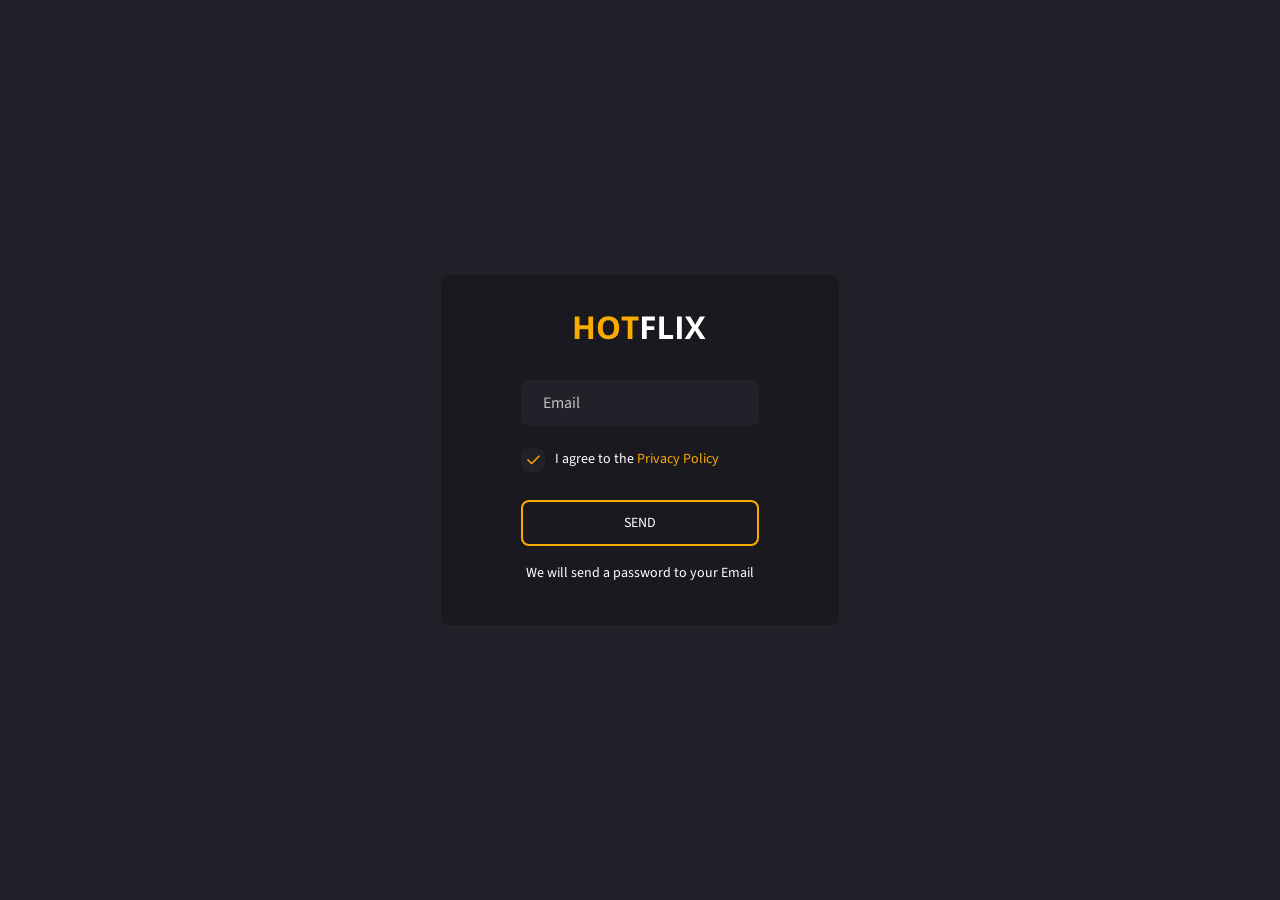
<file: plantilla/forgot.html>
<!DOCTYPE html>
<html lang="en">
<head>
	<meta charset="utf-8">
	<meta name="viewport" content="width=device-width, initial-scale=1, shrink-to-fit=no">

	<!-- CSS -->
	<link rel="stylesheet" href="css/bootstrap.min.css">
	<link rel="stylesheet" href="css/slimselect.css">
	<link rel="stylesheet" href="css/admin.css">

	<!-- Icon font -->
	<link rel="stylesheet" href="webfont/tabler-icons.min.css">

	<!-- Favicons -->
	<link rel="icon" type="image/png" href="icon/favicon-32x32.png" sizes="32x32">
	<link rel="apple-touch-icon" href="icon/favicon-32x32.png">

	<meta name="description" content="Online Movies, TV Shows & Cinema HTML Template">
	<meta name="keywords" content="">
	<meta name="author" content="Dmitry Volkov">
	<title>HotFlix – Online Movies, TV Shows & Cinema HTML Template</title>
</head>

<body>
	<div class="sign section--bg" data-bg="img/section/section.jpg">
		<div class="container">
			<div class="row">
				<div class="col-12">
					<div class="sign__content">
						<!-- forgot form -->
						<form action="#" class="sign__form">
							<a href="index.html" class="sign__logo">
								<img src="img/logo.svg" alt="">
							</a>

							<div class="sign__group">
								<input type="text" class="sign__input" placeholder="Email">
							</div>

							<div class="sign__group sign__group--checkbox">
								<input id="remember" name="remember" type="checkbox" checked="checked">
								<label for="remember">I agree to the <a href="#">Privacy Policy</a></label>
							</div>

							<button class="sign__btn" type="button">Send</button>

							<span class="sign__text">We will send a password to your Email</span>
						</form>
						<!-- end forgot form -->
					</div>
				</div>
			</div>
		</div>
	</div>

	<!-- JS -->
	<script src="js/bootstrap.bundle.min.js"></script>
	<script src="js/slimselect.min.js"></script>
	<script src="js/smooth-scrollbar.js"></script>
	<script src="js/admin.js"></script>
</body>
</html>
</file>
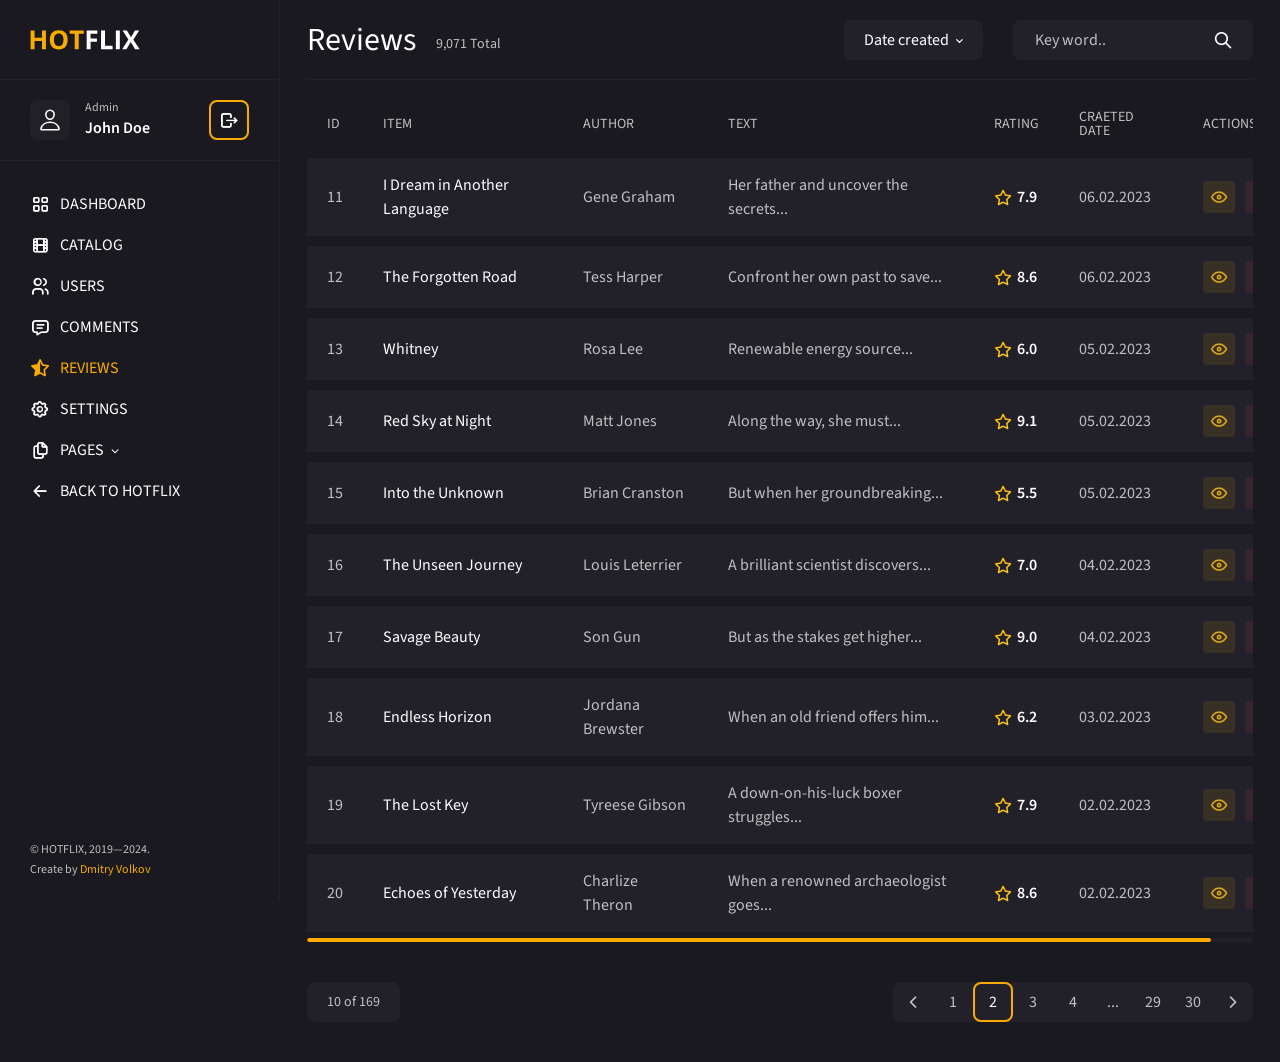
<file: plantilla/reviews.html>
<!DOCTYPE html>
<html lang="en">
<head>
	<meta charset="utf-8">
	<meta name="viewport" content="width=device-width, initial-scale=1, shrink-to-fit=no">

	<!-- CSS -->
	<link rel="stylesheet" href="css/bootstrap.min.css">
	<link rel="stylesheet" href="css/slimselect.css">
	<link rel="stylesheet" href="css/admin.css">

	<!-- Icon font -->
	<link rel="stylesheet" href="webfont/tabler-icons.min.css">

	<!-- Favicons -->
	<link rel="icon" type="image/png" href="icon/favicon-32x32.png" sizes="32x32">
	<link rel="apple-touch-icon" href="icon/favicon-32x32.png">

	<meta name="description" content="Online Movies, TV Shows & Cinema HTML Template">
	<meta name="keywords" content="">
	<meta name="author" content="Dmitry Volkov">
	<title>HotFlix – Online Movies, TV Shows & Cinema HTML Template</title>
</head>

<body>
	<!-- header -->
	<header class="header">
		<div class="header__content">
			<!-- header logo -->
			<a href="index.html" class="header__logo">
				<img src="img/logo.svg" alt="">
			</a>
			<!-- end header logo -->

			<!-- header menu btn -->
			<button class="header__btn" type="button">
				<span></span>
				<span></span>
				<span></span>
			</button>
			<!-- end header menu btn -->
		</div>
	</header>
	<!-- end header -->

	<!-- sidebar -->
	<div class="sidebar">
		<!-- sidebar logo -->
		<a href="index.html" class="sidebar__logo">
			<img src="img/logo.svg" alt="">
		</a>
		<!-- end sidebar logo -->
		
		<!-- sidebar user -->
		<div class="sidebar__user">
			<div class="sidebar__user-img">
				<img src="img/user.svg" alt="">
			</div>

			<div class="sidebar__user-title">
				<span>Admin</span>
				<p>John Doe</p>
			</div>

			<button class="sidebar__user-btn" type="button">
				<i class="ti ti-logout"></i>
			</button>
		</div>
		<!-- end sidebar user -->

		<!-- sidebar nav -->
		<div class="sidebar__nav-wrap">
			<ul class="sidebar__nav">
				<li class="sidebar__nav-item">
					<a href="index.html" class="sidebar__nav-link"><i class="ti ti-layout-grid"></i> <span>Dashboard</span></a>
				</li>

				<li class="sidebar__nav-item">
					<a href="catalog.html" class="sidebar__nav-link"><i class="ti ti-movie"></i> <span>Catalog</span></a>
				</li>

				<li class="sidebar__nav-item">
					<a href="users.html" class="sidebar__nav-link"><i class="ti ti-users"></i> <span>Users</span></a>
				</li>

				<li class="sidebar__nav-item">
					<a href="comments.html" class="sidebar__nav-link"><i class="ti ti-message"></i> <span>Comments</span></a>
				</li>

				<li class="sidebar__nav-item">
					<a href="reviews.html" class="sidebar__nav-link sidebar__nav-link--active"><i class="ti ti-star-half-filled"></i> <span>Reviews</span></a>
				</li>

				<li class="sidebar__nav-item">
					<a href="settings.html" class="sidebar__nav-link"><i class="ti ti-settings"></i> <span>Settings</span></a>
				</li>

				<!-- dropdown -->
				<li class="sidebar__nav-item">
					<a class="sidebar__nav-link" href="#" role="button" data-bs-toggle="dropdown" aria-expanded="false"><i class="ti ti-files"></i> <span>Pages</span> <i class="ti ti-chevron-down"></i></a>

					<ul class="dropdown-menu sidebar__dropdown-menu">
						<li><a href="add-item.html">Add item</a></li>
						<li><a href="edit-user.html">Edit user</a></li>
						<li><a href="signin.html">Sign In</a></li>
						<li><a href="signup.html">Sign Up</a></li>
						<li><a href="forgot.html">Forgot password</a></li>
						<li><a href="404.html">404 Page</a></li>
					</ul>
				</li>
				<!-- end dropdown -->

				<li class="sidebar__nav-item">
					<a href="../main/index.html" class="sidebar__nav-link"><i class="ti ti-arrow-left"></i> <span>Back to HotFlix</span></a>
				</li>
			</ul>
		</div>
		<!-- end sidebar nav -->
		
		<!-- sidebar copyright -->
		<div class="sidebar__copyright">© HOTFLIX, 2019—2024. <br>Create by <a href="https://themeforest.net/user/dmitryvolkov/portfolio" target="_blank">Dmitry Volkov</a></div>
		<!-- end sidebar copyright -->
	</div>
	<!-- end sidebar -->

	<!-- main content -->
	<main class="main">
		<div class="container-fluid">
			<div class="row">
				<!-- main title -->
				<div class="col-12">
					<div class="main__title">
						<h2>Reviews</h2>

						<span class="main__title-stat">9,071 Total</span>

						<div class="main__title-wrap">
							<select class="filter__select" name="sort" id="filter__sort">
								<option value="0">Date created</option>
								<option value="1">Rating</option>
							</select>

							<!-- search -->
							<form action="#" class="main__title-form">
								<input type="text" placeholder="Key word..">
								<button type="button">
									<i class="ti ti-search"></i>
								</button>
							</form>
							<!-- end search -->
						</div>
					</div>
				</div>
				<!-- end main title -->

				<!-- reviews -->
				<div class="col-12">
					<div class="catalog catalog--1">
						<table class="catalog__table">
							<thead>
								<tr>
									<th>ID</th>
									<th>ITEM</th>
									<th>AUTHOR</th>
									<th>TEXT</th>
									<th>RATING</th>
									<th>CRAETED DATE</th>
									<th>ACTIONS</th>
								</tr>
							</thead>

							<tbody>
								<tr>
									<td>
										<div class="catalog__text">11</div>
									</td>
									<td>
										<div class="catalog__text"><a href="#">I Dream in Another Language</a></div>
									</td>
									<td>
										<div class="catalog__text">Gene Graham</div>
									</td>
									<td>
										<div class="catalog__text">Her father and uncover the secrets...</div>
									</td>
									<td>
										<div class="catalog__text catalog__text--rate">7.9</div>
									</td>
									<td>
										<div class="catalog__text">06.02.2023</div>
									</td>
									<td>
										<div class="catalog__btns">
											<button type="button" data-bs-toggle="modal" class="catalog__btn catalog__btn--view" data-bs-target="#modal-view">
												<i class="ti ti-eye"></i>
											</button>

											<button type="button" data-bs-toggle="modal" class="catalog__btn catalog__btn--delete" data-bs-target="#modal-delete">
												<i class="ti ti-trash"></i>
											</button>
										</div>
									</td>
								</tr>
								<tr>
									<td>
										<div class="catalog__text">12</div>
									</td>
									<td>
										<div class="catalog__text"><a href="#">The Forgotten Road</a></div>
									</td>
									<td>
										<div class="catalog__text">Tess Harper</div>
									</td>
									<td>
										<div class="catalog__text">Confront her own past to save...</div>
									</td>
									<td>
										<div class="catalog__text catalog__text--rate">8.6</div>
									</td>
									<td>
										<div class="catalog__text">06.02.2023</div>
									</td>
									<td>
										<div class="catalog__btns">
											<button type="button" data-bs-toggle="modal" class="catalog__btn catalog__btn--view" data-bs-target="#modal-view">
												<i class="ti ti-eye"></i>
											</button>

											<button type="button" data-bs-toggle="modal" class="catalog__btn catalog__btn--delete" data-bs-target="#modal-delete">
												<i class="ti ti-trash"></i>
											</button>
										</div>
									</td>
								</tr>
								<tr>
									<td>
										<div class="catalog__text">13</div>
									</td>
									<td>
										<div class="catalog__text"><a href="#">Whitney</a></div>
									</td>
									<td>
										<div class="catalog__text">Rosa Lee</div>
									</td>
									<td>
										<div class="catalog__text">Renewable energy source...</div>
									</td>
									<td>
										<div class="catalog__text catalog__text--rate">6.0</div>
									</td>
									<td>
										<div class="catalog__text">05.02.2023</div>
									</td>
									<td>
										<div class="catalog__btns">
											<button type="button" data-bs-toggle="modal" class="catalog__btn catalog__btn--view" data-bs-target="#modal-view">
												<i class="ti ti-eye"></i>
											</button>

											<button type="button" data-bs-toggle="modal" class="catalog__btn catalog__btn--delete" data-bs-target="#modal-delete">
												<i class="ti ti-trash"></i>
											</button>
										</div>
									</td>
								</tr>
								<tr>
									<td>
										<div class="catalog__text">14</div>
									</td>
									<td>
										<div class="catalog__text"><a href="#">Red Sky at Night</a></div>
									</td>
									<td>
										<div class="catalog__text">Matt Jones</div>
									</td>
									<td>
										<div class="catalog__text">Along the way, she must...</div>
									</td>
									<td>
										<div class="catalog__text catalog__text--rate">9.1</div>
									</td>
									<td>
										<div class="catalog__text">05.02.2023</div>
									</td>
									<td>
										<div class="catalog__btns">
											<button type="button" data-bs-toggle="modal" class="catalog__btn catalog__btn--view" data-bs-target="#modal-view">
												<i class="ti ti-eye"></i>
											</button>

											<button type="button" data-bs-toggle="modal" class="catalog__btn catalog__btn--delete" data-bs-target="#modal-delete">
												<i class="ti ti-trash"></i>
											</button>
										</div>
									</td>
								</tr>
								<tr>
									<td>
										<div class="catalog__text">15</div>
									</td>
									<td>
										<div class="catalog__text"><a href="#">Into the Unknown</a></div>
									</td>
									<td>
										<div class="catalog__text">Brian Cranston</div>
									</td>
									<td>
										<div class="catalog__text">But when her groundbreaking...</div>
									</td>
									<td>
										<div class="catalog__text catalog__text--rate">5.5</div>
									</td>
									<td>
										<div class="catalog__text">05.02.2023</div>
									</td>
									<td>
										<div class="catalog__btns">
											<button type="button" data-bs-toggle="modal" class="catalog__btn catalog__btn--view" data-bs-target="#modal-view">
												<i class="ti ti-eye"></i>
											</button>

											<button type="button" data-bs-toggle="modal" class="catalog__btn catalog__btn--delete" data-bs-target="#modal-delete">
												<i class="ti ti-trash"></i>
											</button>
										</div>
									</td>
								</tr>
								<tr>
									<td>
										<div class="catalog__text">16</div>
									</td>
									<td>
										<div class="catalog__text"><a href="#">The Unseen Journey</a></div>
									</td>
									<td>
										<div class="catalog__text">Louis Leterrier</div>
									</td>
									<td>
										<div class="catalog__text">A brilliant scientist discovers...</div>
									</td>
									<td>
										<div class="catalog__text catalog__text--rate">7.0</div>
									</td>
									<td>
										<div class="catalog__text">04.02.2023</div>
									</td>
									<td>
										<div class="catalog__btns">
											<button type="button" data-bs-toggle="modal" class="catalog__btn catalog__btn--view" data-bs-target="#modal-view">
												<i class="ti ti-eye"></i>
											</button>

											<button type="button" data-bs-toggle="modal" class="catalog__btn catalog__btn--delete" data-bs-target="#modal-delete">
												<i class="ti ti-trash"></i>
											</button>
										</div>
									</td>
								</tr>
								<tr>
									<td>
										<div class="catalog__text">17</div>
									</td>
									<td>
										<div class="catalog__text"><a href="#">Savage Beauty</a></div>
									</td>
									<td>
										<div class="catalog__text">Son Gun</div>
									</td>
									<td>
										<div class="catalog__text">But as the stakes get higher...</div>
									</td>
									<td>
										<div class="catalog__text catalog__text--rate">9.0</div>
									</td>
									<td>
										<div class="catalog__text">04.02.2023</div>
									</td>
									<td>
										<div class="catalog__btns">
											<button type="button" data-bs-toggle="modal" class="catalog__btn catalog__btn--view" data-bs-target="#modal-view">
												<i class="ti ti-eye"></i>
											</button>

											<button type="button" data-bs-toggle="modal" class="catalog__btn catalog__btn--delete" data-bs-target="#modal-delete">
												<i class="ti ti-trash"></i>
											</button>
										</div>
									</td>
								</tr>
								<tr>
									<td>
										<div class="catalog__text">18</div>
									</td>
									<td>
										<div class="catalog__text"><a href="#">Endless Horizon</a></div>
									</td>
									<td>
										<div class="catalog__text">Jordana Brewster</div>
									</td>
									<td>
										<div class="catalog__text">When an old friend offers him...</div>
									</td>
									<td>
										<div class="catalog__text catalog__text--rate">6.2</div>
									</td>
									<td>
										<div class="catalog__text">03.02.2023</div>
									</td>
									<td>
										<div class="catalog__btns">
											<button type="button" data-bs-toggle="modal" class="catalog__btn catalog__btn--view" data-bs-target="#modal-view">
												<i class="ti ti-eye"></i>
											</button>

											<button type="button" data-bs-toggle="modal" class="catalog__btn catalog__btn--delete" data-bs-target="#modal-delete">
												<i class="ti ti-trash"></i>
											</button>
										</div>
									</td>
								</tr>
								<tr>
									<td>
										<div class="catalog__text">19</div>
									</td>
									<td>
										<div class="catalog__text"><a href="#">The Lost Key</a></div>
									</td>
									<td>
										<div class="catalog__text">Tyreese Gibson</div>
									</td>
									<td>
										<div class="catalog__text">A down-on-his-luck boxer struggles...</div>
									</td>
									<td>
										<div class="catalog__text catalog__text--rate">7.9</div>
									</td>
									<td>
										<div class="catalog__text">02.02.2023</div>
									</td>
									<td>
										<div class="catalog__btns">
											<button type="button" data-bs-toggle="modal" class="catalog__btn catalog__btn--view" data-bs-target="#modal-view">
												<i class="ti ti-eye"></i>
											</button>

											<button type="button" data-bs-toggle="modal" class="catalog__btn catalog__btn--delete" data-bs-target="#modal-delete">
												<i class="ti ti-trash"></i>
											</button>
										</div>
									</td>
								</tr>
								<tr>
									<td>
										<div class="catalog__text">20</div>
									</td>
									<td>
										<div class="catalog__text"><a href="#">Echoes of Yesterday</a></div>
									</td>
									<td>
										<div class="catalog__text">Charlize Theron</div>
									</td>
									<td>
										<div class="catalog__text">When a renowned archaeologist goes...</div>
									</td>
									<td>
										<div class="catalog__text catalog__text--rate">8.6</div>
									</td>
									<td>
										<div class="catalog__text">02.02.2023</div>
									</td>
									<td>
										<div class="catalog__btns">
											<button type="button" data-bs-toggle="modal" class="catalog__btn catalog__btn--view" data-bs-target="#modal-view">
												<i class="ti ti-eye"></i>
											</button>

											<button type="button" data-bs-toggle="modal" class="catalog__btn catalog__btn--delete" data-bs-target="#modal-delete">
												<i class="ti ti-trash"></i>
											</button>
										</div>
									</td>
								</tr>
							</tbody>
						</table>
					</div>
				</div>
				<!-- end reviews -->

				<!-- paginator -->
				<div class="col-12">
					<div class="main__paginator">
						<!-- amount -->
						<span class="main__paginator-pages">10 of 169</span>
						<!-- end amount -->

						<ul class="main__paginator-list">
							<li>
								<a href="#">
									<i class="ti ti-chevron-left"></i>
									<span>Prev</span>
								</a>
							</li>
							<li>
								<a href="#">
									<span>Next</span>
									<i class="ti ti-chevron-right"></i>
								</a>
							</li>
						</ul>

						<ul class="paginator">
							<li class="paginator__item paginator__item--prev">
								<a href="#"><i class="ti ti-chevron-left"></i></a>
							</li>
							<li class="paginator__item"><a href="#">1</a></li>
							<li class="paginator__item paginator__item--active"><a href="#">2</a></li>
							<li class="paginator__item"><a href="#">3</a></li>
							<li class="paginator__item"><a href="#">4</a></li>
							<li class="paginator__item"><span>...</span></li>
							<li class="paginator__item"><a href="#">29</a></li>
							<li class="paginator__item"><a href="#">30</a></li>
							<li class="paginator__item paginator__item--next">
								<a href="#"><i class="ti ti-chevron-right"></i></a>
							</li>
						</ul>
					</div>
				</div>
				<!-- end paginator -->
			</div>
		</div>
	</main>
	<!-- end main content -->

	<!-- view modal -->
	<div class="modal fade" id="modal-view" tabindex="-1" aria-labelledby="modal-view" aria-hidden="true">
		<div class="modal-dialog modal-dialog-centered">
			<div class="modal-content">
				<div class="modal__content modal__content--view">
					<div class="reviews__autor">
						<img class="reviews__avatar" src="img/user.svg" alt="">
						<span class="reviews__name">Best Marvel movie in my opinion</span>
						<span class="reviews__time">24.08.2018, 17:53 by John Doe</span>

						<span class="reviews__rating reviews__rating--green">8.4</span>
					</div>
					<p class="reviews__text">There are many variations of passages of Lorem Ipsum available, but the majority have suffered alteration in some form, by injected humour, or randomised words which don't look even slightly believable. If you are going to use a passage of Lorem Ipsum, you need to be sure there isn't anything embarrassing hidden in the middle of text.</p>
				</div>
			</div>
		</div>
	</div>
	<!-- end view modal -->
	
	<!-- delete modal -->
	<div class="modal fade" id="modal-delete" tabindex="-1" aria-labelledby="modal-delete" aria-hidden="true">
		<div class="modal-dialog modal-dialog-centered">
			<div class="modal-content">
				<div class="modal__content">
					<form action="#" class="modal__form">
						<h4 class="modal__title">Review delete</h4>

						<p class="modal__text">Are you sure to permanently delete this review?</p>

						<div class="modal__btns">
							<button class="modal__btn modal__btn--apply" type="button"><span>Delete</span></button>
							<button class="modal__btn modal__btn--dismiss" type="button" data-bs-dismiss="modal" aria-label="Close"><span>Dismiss</span></button>
						</div>
					</form>
				</div>
			</div>
		</div>
	</div>
	<!-- end delete modal -->

	<!-- JS -->
	<script src="js/bootstrap.bundle.min.js"></script>
	<script src="js/slimselect.min.js"></script>
	<script src="js/smooth-scrollbar.js"></script>
	<script src="js/admin.js"></script>
</body>
</html>
</file>
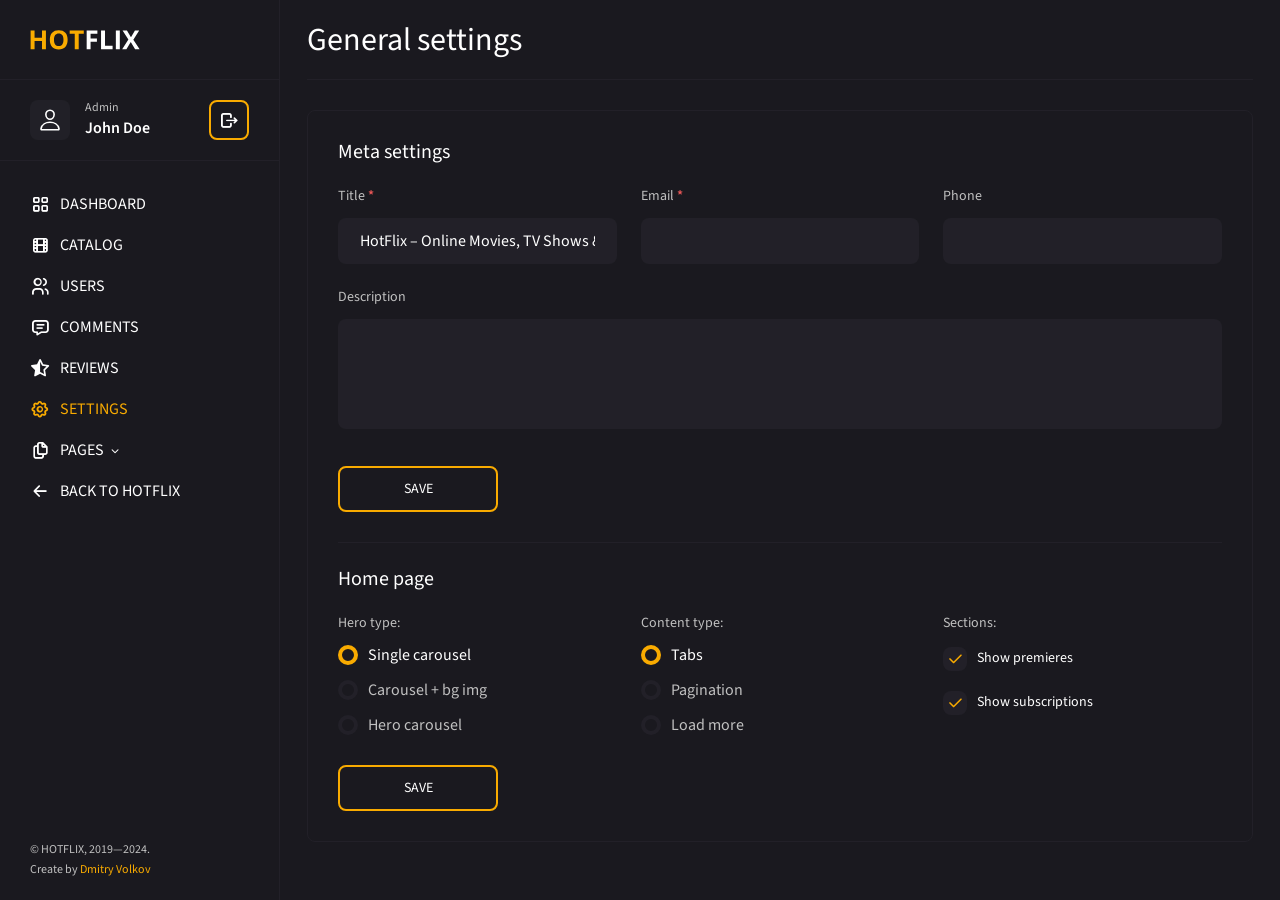
<file: plantilla/settings.html>
<!DOCTYPE html>
<html lang="en">
<head>
	<meta charset="utf-8">
	<meta name="viewport" content="width=device-width, initial-scale=1, shrink-to-fit=no">

	<!-- CSS -->
	<link rel="stylesheet" href="css/bootstrap.min.css">
	<link rel="stylesheet" href="css/slimselect.css">
	<link rel="stylesheet" href="css/admin.css">

	<!-- Icon font -->
	<link rel="stylesheet" href="webfont/tabler-icons.min.css">

	<!-- Favicons -->
	<link rel="icon" type="image/png" href="icon/favicon-32x32.png" sizes="32x32">
	<link rel="apple-touch-icon" href="icon/favicon-32x32.png">

	<meta name="description" content="Online Movies, TV Shows & Cinema HTML Template">
	<meta name="keywords" content="">
	<meta name="author" content="Dmitry Volkov">
	<title>HotFlix – Online Movies, TV Shows & Cinema HTML Template</title>
</head>

<body>
	<!-- header -->
	<header class="header">
		<div class="header__content">
			<!-- header logo -->
			<a href="index.html" class="header__logo">
				<img src="img/logo.svg" alt="">
			</a>
			<!-- end header logo -->

			<!-- header menu btn -->
			<button class="header__btn" type="button">
				<span></span>
				<span></span>
				<span></span>
			</button>
			<!-- end header menu btn -->
		</div>
	</header>
	<!-- end header -->

	<!-- sidebar -->
	<div class="sidebar">
		<!-- sidebar logo -->
		<a href="index.html" class="sidebar__logo">
			<img src="img/logo.svg" alt="">
		</a>
		<!-- end sidebar logo -->
		
		<!-- sidebar user -->
		<div class="sidebar__user">
			<div class="sidebar__user-img">
				<img src="img/user.svg" alt="">
			</div>

			<div class="sidebar__user-title">
				<span>Admin</span>
				<p>John Doe</p>
			</div>

			<button class="sidebar__user-btn" type="button">
				<i class="ti ti-logout"></i>
			</button>
		</div>
		<!-- end sidebar user -->

		<!-- sidebar nav -->
		<div class="sidebar__nav-wrap">
			<ul class="sidebar__nav">
				<li class="sidebar__nav-item">
					<a href="index.html" class="sidebar__nav-link"><i class="ti ti-layout-grid"></i> <span>Dashboard</span></a>
				</li>

				<li class="sidebar__nav-item">
					<a href="catalog.html" class="sidebar__nav-link"><i class="ti ti-movie"></i> <span>Catalog</span></a>
				</li>

				<li class="sidebar__nav-item">
					<a href="users.html" class="sidebar__nav-link"><i class="ti ti-users"></i> <span>Users</span></a>
				</li>

				<li class="sidebar__nav-item">
					<a href="comments.html" class="sidebar__nav-link"><i class="ti ti-message"></i> <span>Comments</span></a>
				</li>

				<li class="sidebar__nav-item">
					<a href="reviews.html" class="sidebar__nav-link"><i class="ti ti-star-half-filled"></i> <span>Reviews</span></a>
				</li>

				<li class="sidebar__nav-item">
					<a href="settings.html" class="sidebar__nav-link sidebar__nav-link--active"><i class="ti ti-settings"></i> <span>Settings</span></a>
				</li>

				<!-- dropdown -->
				<li class="sidebar__nav-item">
					<a class="sidebar__nav-link" href="#" role="button" data-bs-toggle="dropdown" aria-expanded="false"><i class="ti ti-files"></i> <span>Pages</span> <i class="ti ti-chevron-down"></i></a>

					<ul class="dropdown-menu sidebar__dropdown-menu">
						<li><a href="add-item.html">Add item</a></li>
						<li><a href="edit-user.html">Edit user</a></li>
						<li><a href="signin.html">Sign In</a></li>
						<li><a href="signup.html">Sign Up</a></li>
						<li><a href="forgot.html">Forgot password</a></li>
						<li><a href="404.html">404 Page</a></li>
					</ul>
				</li>
				<!-- end dropdown -->

				<li class="sidebar__nav-item">
					<a href="../main/index.html" class="sidebar__nav-link"><i class="ti ti-arrow-left"></i> <span>Back to HotFlix</span></a>
				</li>
			</ul>
		</div>
		<!-- end sidebar nav -->
		
		<!-- sidebar copyright -->
		<div class="sidebar__copyright">© HOTFLIX, 2019—2024. <br>Create by <a href="https://themeforest.net/user/dmitryvolkov/portfolio" target="_blank">Dmitry Volkov</a></div>
		<!-- end sidebar copyright -->
	</div>
	<!-- end sidebar -->

	<!-- main content -->
	<main class="main">
		<div class="container-fluid">
			<div class="row">
				<!-- main title -->
				<div class="col-12">
					<div class="main__title">
						<h2>General settings</h2>
					</div>
				</div>
				<!-- end main title -->

				<!-- form -->
				<div class="col-12">
					<form action="#" class="sign__form sign__form--add">
						<div class="row">
							<div class="col-12">
								<h3 class="sign__title">Meta settings</h3>
							</div>

							<div class="col-12 col-lg-4">
								<div class="sign__group">
									<label class="sign__label" for="sitetitle">Title <b>*</b></label>
									<input type="text" class="sign__input" id="sitetitle" value="HotFlix – Online Movies, TV Shows & Cinema HTML Template">
								</div>
							</div>

							<div class="col-12 col-lg-4">
								<div class="sign__group">
									<label class="sign__label" for="semail">Email <b>*</b></label>
									<input type="text" class="sign__input" id="semail">
								</div>
							</div>

							<div class="col-12 col-lg-4">
								<div class="sign__group">
									<label class="sign__label" for="sphone">Phone</label>
									<input type="text" class="sign__input" id="sphone">
								</div>
							</div>

							<div class="col-12">
								<div class="sign__group">
									<label class="sign__label" for="description">Description</label>
									<textarea id="description" name="description" class="sign__textarea"></textarea>
								</div>
							</div>

							<div class="col-12">
								<button type="button" class="sign__btn sign__btn--small"><span>Save</span></button>
							</div>

							<div class="col-12">
								<h3 class="sign__title sign__title--mt">Home page</h3>
							</div>

							<div class="col-12 col-xl-4">
								<div class="sign__group">
									<label class="sign__label">Hero type:</label>
									<ul class="sign__radio">
										<li>
											<input id="hero1" type="radio" name="hero" checked="">
											<label for="hero1">Single carousel</label>
										</li>
										<li>
											<input id="hero2" type="radio" name="hero">
											<label for="hero2">Carousel + bg img</label>
										</li>
										<li>
											<input id="hero3" type="radio" name="hero">
											<label for="hero3">Hero carousel</label>
										</li>
									</ul>
								</div>
							</div>

							<div class="col-12 col-xl-4">
								<div class="sign__group">
									<label class="sign__label">Content type:</label>
									<ul class="sign__radio">
										<li>
											<input id="content1" type="radio" name="content" checked="">
											<label for="content1">Tabs</label>
										</li>
										<li>
											<input id="content2" type="radio" name="content">
											<label for="content2">Pagination</label>
										</li>
										<li>
											<input id="content3" type="radio" name="content">
											<label for="content3">Load more</label>
										</li>
									</ul>
								</div>
							</div>

							<div class="col-12 col-xl-4">
								<div class="sign__group sign__group--checkbox">
									<label class="sign__label">Sections:</label>
									<input id="premieres" name="premieres" type="checkbox" checked="checked">
									<label for="premieres">Show premieres</label>
								</div>

								<div class="sign__group sign__group--checkbox">
									<input id="subscriptions" name="subscriptions" type="checkbox" checked="checked">
									<label for="subscriptions">Show subscriptions</label>
								</div>
							</div>

							<div class="col-12">
								<button type="button" class="sign__btn sign__btn--small"><span>Save</span></button>
							</div>
						</div>
					</form>
				</div>
				<!-- end form -->
			</div>
		</div>
	</main>
	<!-- end main content -->

	<!-- JS -->
	<script src="js/bootstrap.bundle.min.js"></script>
	<script src="js/slimselect.min.js"></script>
	<script src="js/smooth-scrollbar.js"></script>
	<script src="js/admin.js"></script>
</body>
</html>
</file>
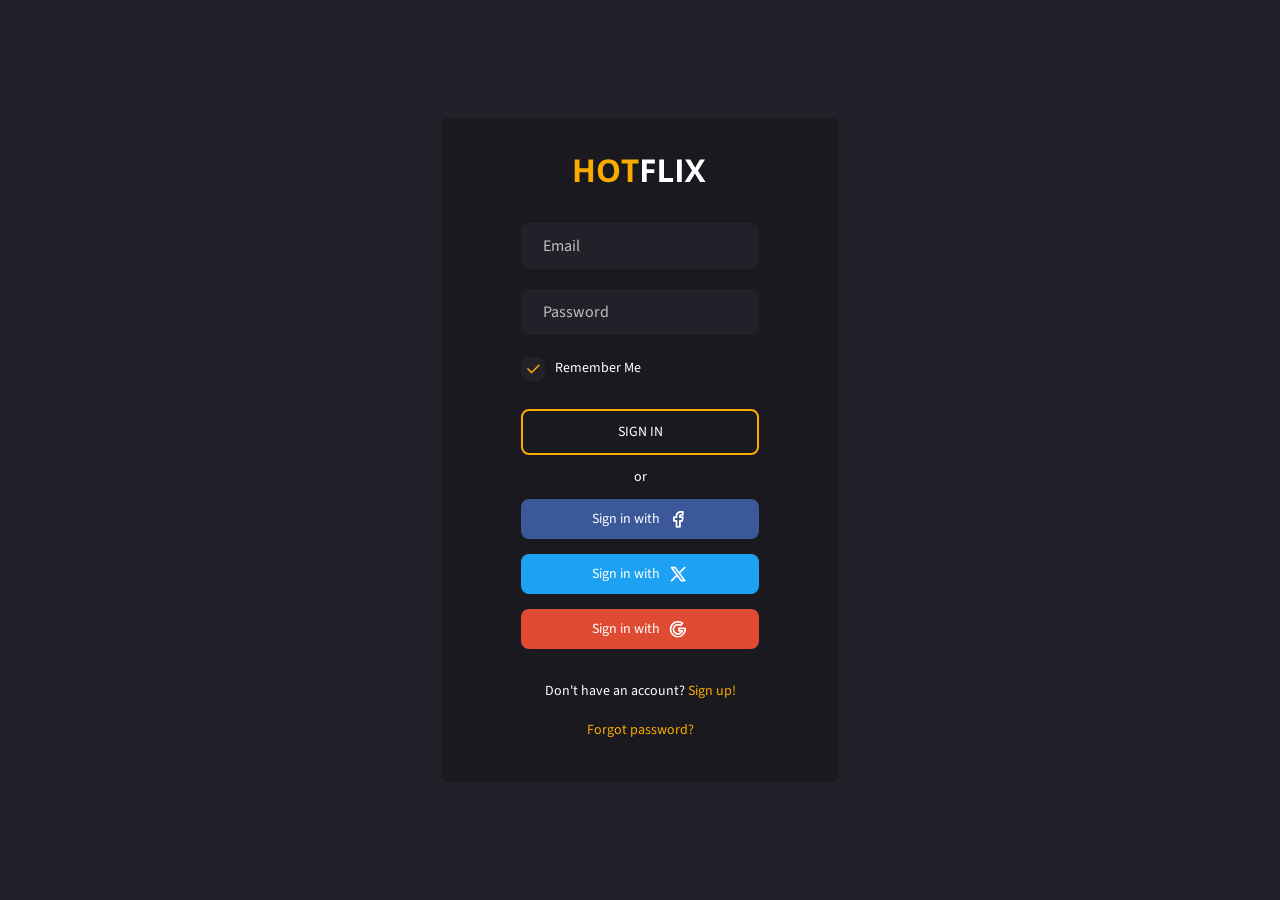
<file: plantilla/signin.html>
<!DOCTYPE html>
<html lang="en">
<head>
	<meta charset="utf-8">
	<meta name="viewport" content="width=device-width, initial-scale=1, shrink-to-fit=no">

	<!-- CSS -->
	<link rel="stylesheet" href="css/bootstrap.min.css">
	<link rel="stylesheet" href="css/slimselect.css">
	<link rel="stylesheet" href="css/admin.css">

	<!-- Icon font -->
	<link rel="stylesheet" href="webfont/tabler-icons.min.css">

	<!-- Favicons -->
	<link rel="icon" type="image/png" href="icon/favicon-32x32.png" sizes="32x32">
	<link rel="apple-touch-icon" href="icon/favicon-32x32.png">

	<meta name="description" content="Online Movies, TV Shows & Cinema HTML Template">
	<meta name="keywords" content="">
	<meta name="author" content="Dmitry Volkov">
	<title>HotFlix – Online Movies, TV Shows & Cinema HTML Template</title>
</head>

<body>
	<div class="sign section--bg" data-bg="img/section/section.jpg">
		<div class="container">
			<div class="row">
				<div class="col-12">
					<div class="sign__content">
						<!-- authorization form -->
						<form action="#" class="sign__form">
							<a href="index.html" class="sign__logo">
								<img src="img/logo.svg" alt="">
							</a>

							<div class="sign__group">
								<input type="text" class="sign__input" placeholder="Email">
							</div>

							<div class="sign__group">
								<input type="password" class="sign__input" placeholder="Password">
							</div>

							<div class="sign__group sign__group--checkbox">
								<input id="remember" name="remember" type="checkbox" checked="checked">
								<label for="remember">Remember Me</label>
							</div>

							<button class="sign__btn" type="button">Sign in</button>

							<span class="sign__delimiter">or</span>

							<div class="sign__social">
								<a class="fb" href="#">Sign in with<i class="ti ti-brand-facebook"></i></a>
								<a class="tw" href="#">Sign in with<i class="ti ti-brand-x"></i></a>
								<a class="gl" href="#">Sign in with<i class="ti ti-brand-google"></i></a>
							</div>

							<span class="sign__text">Don't have an account? <a href="signup.html">Sign up!</a></span>

							<span class="sign__text"><a href="forgot.html">Forgot password?</a></span>
						</form>
						<!-- end authorization form -->
					</div>
				</div>
			</div>
		</div>
	</div>

	<!-- JS -->
	<script src="js/bootstrap.bundle.min.js"></script>
	<script src="js/slimselect.min.js"></script>
	<script src="js/smooth-scrollbar.js"></script>
	<script src="js/admin.js"></script>
</body>
</html>
</file>
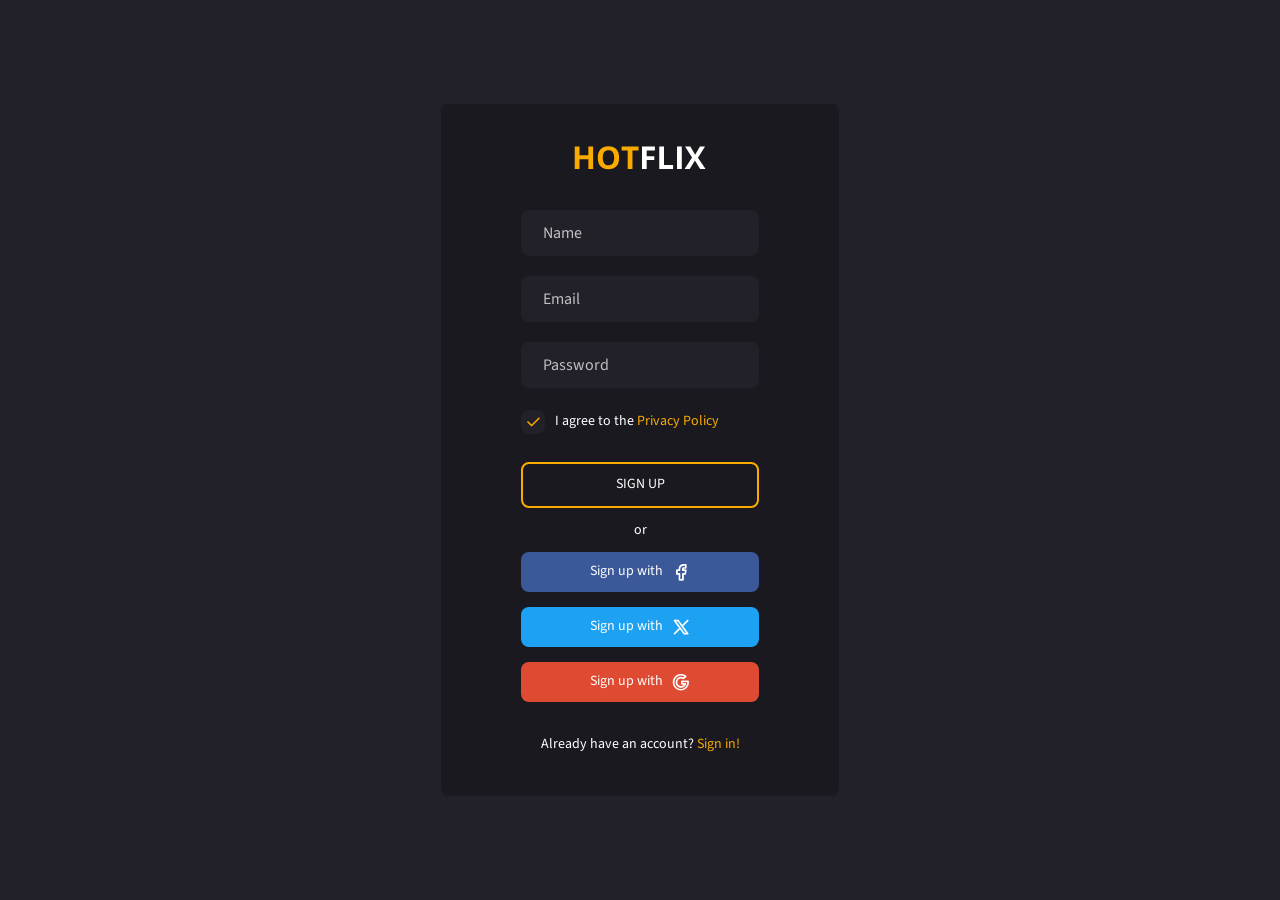
<file: plantilla/signup.html>
<!DOCTYPE html>
<html lang="en">
<head>
	<meta charset="utf-8">
	<meta name="viewport" content="width=device-width, initial-scale=1, shrink-to-fit=no">

	<!-- CSS -->
	<link rel="stylesheet" href="css/bootstrap.min.css">
	<link rel="stylesheet" href="css/slimselect.css">
	<link rel="stylesheet" href="css/admin.css">

	<!-- Icon font -->
	<link rel="stylesheet" href="webfont/tabler-icons.min.css">

	<!-- Favicons -->
	<link rel="icon" type="image/png" href="icon/favicon-32x32.png" sizes="32x32">
	<link rel="apple-touch-icon" href="icon/favicon-32x32.png">

	<meta name="description" content="Online Movies, TV Shows & Cinema HTML Template">
	<meta name="keywords" content="">
	<meta name="author" content="Dmitry Volkov">
	<title>HotFlix – Online Movies, TV Shows & Cinema HTML Template</title>
</head>

<body>
	<div class="sign section--bg" data-bg="img/section/section.jpg">
		<div class="container">
			<div class="row">
				<div class="col-12">
					<div class="sign__content">
						<!-- registration form -->
						<form action="#" class="sign__form">
							<a href="index.html" class="sign__logo">
								<img src="img/logo.svg" alt="">
							</a>

							<div class="sign__group">
								<input type="text" class="sign__input" placeholder="Name">
							</div>

							<div class="sign__group">
								<input type="text" class="sign__input" placeholder="Email">
							</div>

							<div class="sign__group">
								<input type="password" class="sign__input" placeholder="Password">
							</div>

							<div class="sign__group sign__group--checkbox">
								<input id="remember" name="remember" type="checkbox" checked="checked">
								<label for="remember">I agree to the <a href="#">Privacy Policy</a></label>
							</div>

							<button class="sign__btn" type="button">Sign up</button>

							<span class="sign__delimiter">or</span>

							<div class="sign__social">
								<a class="fb" href="#">Sign up with<i class="ti ti-brand-facebook"></i></a>
								<a class="tw" href="#">Sign up with<i class="ti ti-brand-x"></i></a>
								<a class="gl" href="#">Sign up with<i class="ti ti-brand-google"></i></a>
							</div>

							<span class="sign__text">Already have an account? <a href="signin.html">Sign in!</a></span>
						</form>
						<!-- registration form -->
					</div>
				</div>
			</div>
		</div>
	</div>

	<!-- JS -->
	<script src="js/bootstrap.bundle.min.js"></script>
	<script src="js/slimselect.min.js"></script>
	<script src="js/smooth-scrollbar.js"></script>
	<script src="js/admin.js"></script>
</body>
</html>
</file>
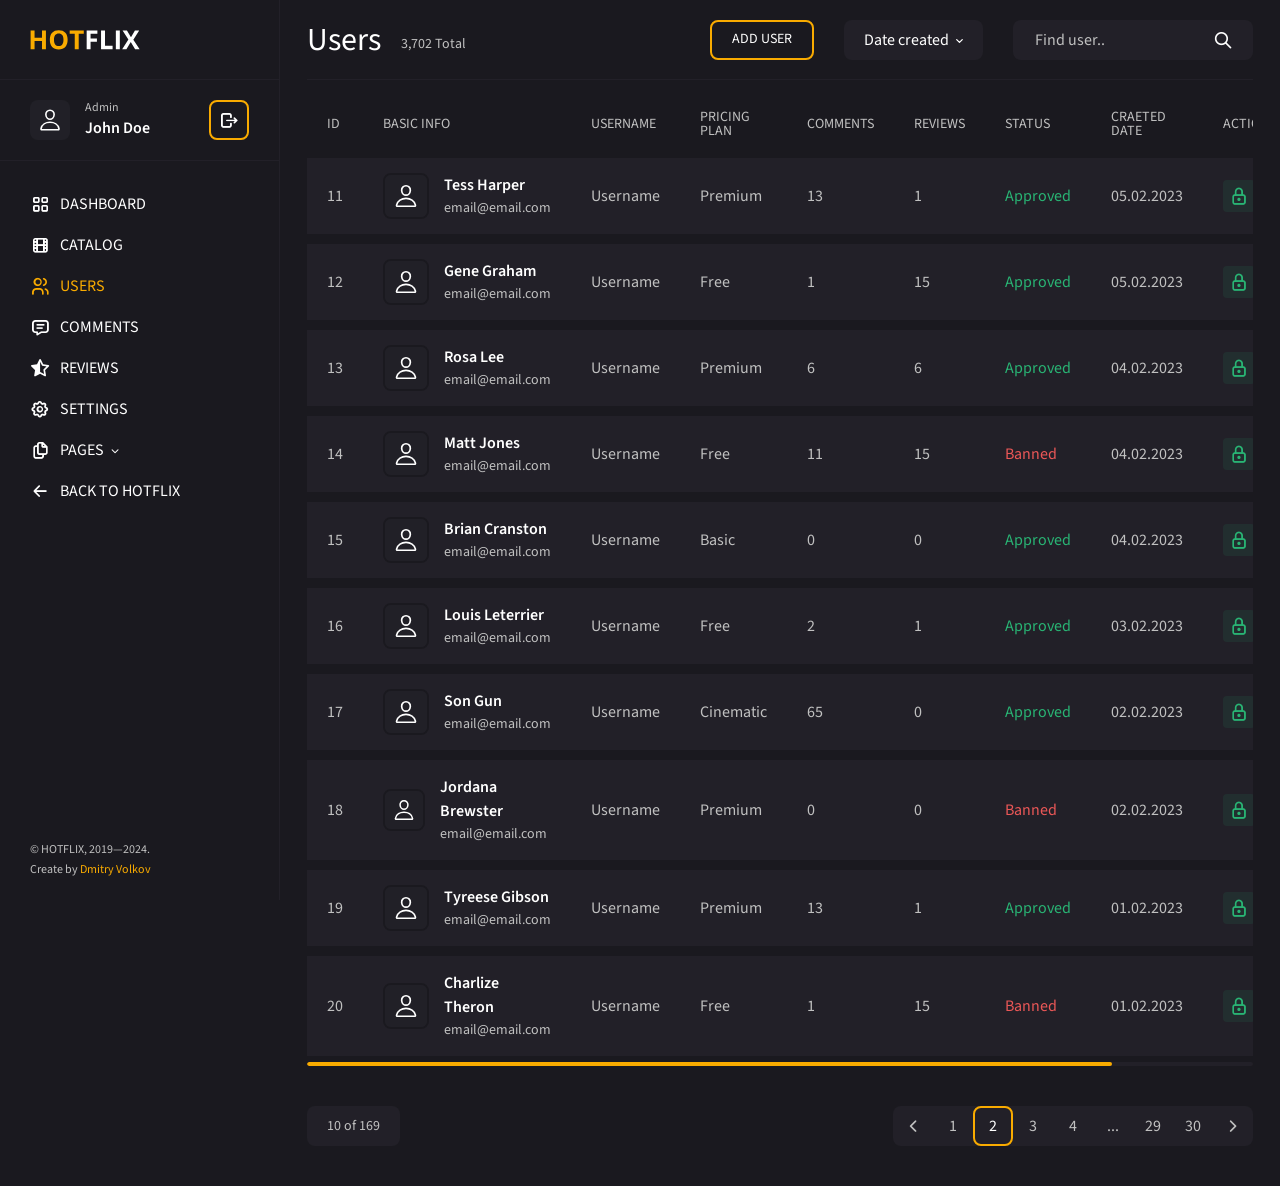
<file: plantilla/users.html>
<!DOCTYPE html>
<html lang="en">
<head>
	<meta charset="utf-8">
	<meta name="viewport" content="width=device-width, initial-scale=1, shrink-to-fit=no">

	<!-- CSS -->
	<link rel="stylesheet" href="css/bootstrap.min.css">
	<link rel="stylesheet" href="css/slimselect.css">
	<link rel="stylesheet" href="css/admin.css">

	<!-- Icon font -->
	<link rel="stylesheet" href="webfont/tabler-icons.min.css">

	<!-- Favicons -->
	<link rel="icon" type="image/png" href="icon/favicon-32x32.png" sizes="32x32">
	<link rel="apple-touch-icon" href="icon/favicon-32x32.png">

	<meta name="description" content="Online Movies, TV Shows & Cinema HTML Template">
	<meta name="keywords" content="">
	<meta name="author" content="Dmitry Volkov">
	<title>HotFlix – Online Movies, TV Shows & Cinema HTML Template</title>
</head>

<body>
	<!-- header -->
	<header class="header">
		<div class="header__content">
			<!-- header logo -->
			<a href="index.html" class="header__logo">
				<img src="img/logo.svg" alt="">
			</a>
			<!-- end header logo -->

			<!-- header menu btn -->
			<button class="header__btn" type="button">
				<span></span>
				<span></span>
				<span></span>
			</button>
			<!-- end header menu btn -->
		</div>
	</header>
	<!-- end header -->

	<!-- sidebar -->
	<div class="sidebar">
		<!-- sidebar logo -->
		<a href="index.html" class="sidebar__logo">
			<img src="img/logo.svg" alt="">
		</a>
		<!-- end sidebar logo -->
		
		<!-- sidebar user -->
		<div class="sidebar__user">
			<div class="sidebar__user-img">
				<img src="img/user.svg" alt="">
			</div>

			<div class="sidebar__user-title">
				<span>Admin</span>
				<p>John Doe</p>
			</div>

			<button class="sidebar__user-btn" type="button">
				<i class="ti ti-logout"></i>
			</button>
		</div>
		<!-- end sidebar user -->

		<!-- sidebar nav -->
		<div class="sidebar__nav-wrap">
			<ul class="sidebar__nav">
				<li class="sidebar__nav-item">
					<a href="index.html" class="sidebar__nav-link"><i class="ti ti-layout-grid"></i> <span>Dashboard</span></a>
				</li>

				<li class="sidebar__nav-item">
					<a href="catalog.html" class="sidebar__nav-link"><i class="ti ti-movie"></i> <span>Catalog</span></a>
				</li>

				<li class="sidebar__nav-item">
					<a href="users.html" class="sidebar__nav-link sidebar__nav-link--active"><i class="ti ti-users"></i> <span>Users</span></a>
				</li>

				<li class="sidebar__nav-item">
					<a href="comments.html" class="sidebar__nav-link"><i class="ti ti-message"></i> <span>Comments</span></a>
				</li>

				<li class="sidebar__nav-item">
					<a href="reviews.html" class="sidebar__nav-link"><i class="ti ti-star-half-filled"></i> <span>Reviews</span></a>
				</li>

				<li class="sidebar__nav-item">
					<a href="settings.html" class="sidebar__nav-link"><i class="ti ti-settings"></i> <span>Settings</span></a>
				</li>

				<!-- dropdown -->
				<li class="sidebar__nav-item">
					<a class="sidebar__nav-link" href="#" role="button" data-bs-toggle="dropdown" aria-expanded="false"><i class="ti ti-files"></i> <span>Pages</span> <i class="ti ti-chevron-down"></i></a>

					<ul class="dropdown-menu sidebar__dropdown-menu">
						<li><a href="add-item.html">Add item</a></li>
						<li><a href="edit-user.html">Edit user</a></li>
						<li><a href="signin.html">Sign In</a></li>
						<li><a href="signup.html">Sign Up</a></li>
						<li><a href="forgot.html">Forgot password</a></li>
						<li><a href="404.html">404 Page</a></li>
					</ul>
				</li>
				<!-- end dropdown -->

				<li class="sidebar__nav-item">
					<a href="../main/index.html" class="sidebar__nav-link"><i class="ti ti-arrow-left"></i> <span>Back to HotFlix</span></a>
				</li>
			</ul>
		</div>
		<!-- end sidebar nav -->
		
		<!-- sidebar copyright -->
		<div class="sidebar__copyright">© HOTFLIX, 2019—2024. <br>Create by <a href="https://themeforest.net/user/dmitryvolkov/portfolio" target="_blank">Dmitry Volkov</a></div>
		<!-- end sidebar copyright -->
	</div>
	<!-- end sidebar -->

	<!-- main content -->
	<main class="main">
		<div class="container-fluid">
			<div class="row">
				<!-- main title -->
				<div class="col-12">
					<div class="main__title">
						<h2>Users</h2>

						<span class="main__title-stat">3,702 Total</span>

						<div class="main__title-wrap">
							<button type="button" data-bs-toggle="modal" class="main__title-link main__title-link--wrap" data-bs-target="#modal-user">Add user</button>

							<select class="filter__select" name="sort" id="filter__sort">
								<option value="0">Date created</option>
								<option value="1">Pricing plan</option>
								<option value="2">Status</option>
							</select>

							<!-- search -->
							<form action="#" class="main__title-form">
								<input type="text" placeholder="Find user..">
								<button type="button">
									<i class="ti ti-search"></i>
								</button>
							</form>
							<!-- end search -->
						</div>
					</div>
				</div>
				<!-- end main title -->

				<!-- users -->
				<div class="col-12">
					<div class="catalog catalog--1">
						<table class="catalog__table">
							<thead>
								<tr>
									<th>ID</th>
									<th>BASIC INFO</th>
									<th>USERNAME</th>
									<th>PRICING PLAN</th>
									<th>COMMENTS</th>
									<th>REVIEWS</th>
									<th>STATUS</th>
									<th>CRAETED DATE</th>
									<th>ACTIONS</th>
								</tr>
							</thead>

							<tbody>
								<tr>
									<td>
										<div class="catalog__text">11</div>
									</td>
									<td>
										<div class="catalog__user">
											<div class="catalog__avatar">
												<img src="img/user.svg" alt="">
											</div>
											<div class="catalog__meta">
												<h3>Tess Harper</h3>
												<span>email@email.com</span>
											</div>
										</div>
									</td>
									<td>
										<div class="catalog__text">Username</div>
									</td>
									<td>
										<div class="catalog__text">Premium</div>
									</td>
									<td>
										<div class="catalog__text">13</div>
									</td>
									<td>
										<div class="catalog__text">1</div>
									</td>
									<td>
										<div class="catalog__text catalog__text--green">Approved</div>
									</td>
									<td>
										<div class="catalog__text">05.02.2023</div>
									</td>
									<td>
										<div class="catalog__btns">
											<button type="button" data-bs-toggle="modal" class="catalog__btn catalog__btn--banned" data-bs-target="#modal-status">
												<i class="ti ti-lock"></i>
											</button>
											<a href="edit-user.html" class="catalog__btn catalog__btn--edit">
												<i class="ti ti-edit"></i>
											</a>
											<button type="button" data-bs-toggle="modal" class="catalog__btn catalog__btn--delete" data-bs-target="#modal-delete">
												<i class="ti ti-trash"></i>
											</button>
										</div>
									</td>
								</tr>
								<tr>
									<td>
										<div class="catalog__text">12</div>
									</td>
									<td>
										<div class="catalog__user">
											<div class="catalog__avatar">
												<img src="img/user.svg" alt="">
											</div>
											<div class="catalog__meta">
												<h3>Gene Graham</h3>
												<span>email@email.com</span>
											</div>
										</div>
									</td>
									<td>
										<div class="catalog__text">Username</div>
									</td>
									<td>
										<div class="catalog__text">Free</div>
									</td>
									<td>
										<div class="catalog__text">1</div>
									</td>
									<td>
										<div class="catalog__text">15</div>
									</td>
									<td>
										<div class="catalog__text catalog__text--green">Approved</div>
									</td>
									<td>
										<div class="catalog__text">05.02.2023</div>
									</td>
									<td>
										<div class="catalog__btns">
											<button type="button" data-bs-toggle="modal" class="catalog__btn catalog__btn--banned" data-bs-target="#modal-status">
												<i class="ti ti-lock"></i>
											</button>
											<a href="edit-user.html" class="catalog__btn catalog__btn--edit">
												<i class="ti ti-edit"></i>
											</a>
											<button type="button" data-bs-toggle="modal" class="catalog__btn catalog__btn--delete" data-bs-target="#modal-delete">
												<i class="ti ti-trash"></i>
											</button>
										</div>
									</td>
								</tr>
								<tr>
									<td>
										<div class="catalog__text">13</div>
									</td>
									<td>
										<div class="catalog__user">
											<div class="catalog__avatar">
												<img src="img/user.svg" alt="">
											</div>
											<div class="catalog__meta">
												<h3>Rosa Lee</h3>
												<span>email@email.com</span>
											</div>
										</div>
									</td>
									<td>
										<div class="catalog__text">Username</div>
									</td>
									<td>
										<div class="catalog__text">Premium</div>
									</td>
									<td>
										<div class="catalog__text">6</div>
									</td>
									<td>
										<div class="catalog__text">6</div>
									</td>
									<td>
										<div class="catalog__text catalog__text--green">Approved</div>
									</td>
									<td>
										<div class="catalog__text">04.02.2023</div>
									</td>
									<td>
										<div class="catalog__btns">
											<button type="button" data-bs-toggle="modal" class="catalog__btn catalog__btn--banned" data-bs-target="#modal-status">
												<i class="ti ti-lock"></i>
											</button>
											<a href="edit-user.html" class="catalog__btn catalog__btn--edit">
												<i class="ti ti-edit"></i>
											</a>
											<button type="button" data-bs-toggle="modal" class="catalog__btn catalog__btn--delete" data-bs-target="#modal-delete">
												<i class="ti ti-trash"></i>
											</button>
										</div>
									</td>
								</tr>
								<tr>
									<td>
										<div class="catalog__text">14</div>
									</td>
									<td>
										<div class="catalog__user">
											<div class="catalog__avatar">
												<img src="img/user.svg" alt="">
											</div>
											<div class="catalog__meta">
												<h3>Matt Jones</h3>
												<span>email@email.com</span>
											</div>
										</div>
									</td>
									<td>
										<div class="catalog__text">Username</div>
									</td>
									<td>
										<div class="catalog__text">Free</div>
									</td>
									<td>
										<div class="catalog__text">11</div>
									</td>
									<td>
										<div class="catalog__text">15</div>
									</td>
									<td>
										<div class="catalog__text catalog__text--red">Banned</div>
									</td>
									<td>
										<div class="catalog__text">04.02.2023</div>
									</td>
									<td>
										<div class="catalog__btns">
											<button type="button" data-bs-toggle="modal" class="catalog__btn catalog__btn--banned" data-bs-target="#modal-status">
												<i class="ti ti-lock"></i>
											</button>
											<a href="edit-user.html" class="catalog__btn catalog__btn--edit">
												<i class="ti ti-edit"></i>
											</a>
											<button type="button" data-bs-toggle="modal" class="catalog__btn catalog__btn--delete" data-bs-target="#modal-delete">
												<i class="ti ti-trash"></i>
											</button>
										</div>
									</td>
								</tr>
								<tr>
									<td>
										<div class="catalog__text">15</div>
									</td>
									<td>
										<div class="catalog__user">
											<div class="catalog__avatar">
												<img src="img/user.svg" alt="">
											</div>
											<div class="catalog__meta">
												<h3>Brian Cranston</h3>
												<span>email@email.com</span>
											</div>
										</div>
									</td>
									<td>
										<div class="catalog__text">Username</div>
									</td>
									<td>
										<div class="catalog__text">Basic</div>
									</td>
									<td>
										<div class="catalog__text">0</div>
									</td>
									<td>
										<div class="catalog__text">0</div>
									</td>
									<td>
										<div class="catalog__text catalog__text--green">Approved</div>
									</td>
									<td>
										<div class="catalog__text">04.02.2023</div>
									</td>
									<td>
										<div class="catalog__btns">
											<button type="button" data-bs-toggle="modal" class="catalog__btn catalog__btn--banned" data-bs-target="#modal-status">
												<i class="ti ti-lock"></i>
											</button>
											<a href="edit-user.html" class="catalog__btn catalog__btn--edit">
												<i class="ti ti-edit"></i>
											</a>
											<button type="button" data-bs-toggle="modal" class="catalog__btn catalog__btn--delete" data-bs-target="#modal-delete">
												<i class="ti ti-trash"></i>
											</button>
										</div>
									</td>
								</tr>
								<tr>
									<td>
										<div class="catalog__text">16</div>
									</td>
									<td>
										<div class="catalog__user">
											<div class="catalog__avatar">
												<img src="img/user.svg" alt="">
											</div>
											<div class="catalog__meta">
												<h3>Louis Leterrier</h3>
												<span>email@email.com</span>
											</div>
										</div>
									</td>
									<td>
										<div class="catalog__text">Username</div>
									</td>
									<td>
										<div class="catalog__text">Free</div>
									</td>
									<td>
										<div class="catalog__text">2</div>
									</td>
									<td>
										<div class="catalog__text">1</div>
									</td>
									<td>
										<div class="catalog__text catalog__text--green">Approved</div>
									</td>
									<td>
										<div class="catalog__text">03.02.2023</div>
									</td>
									<td>
										<div class="catalog__btns">
											<button type="button" data-bs-toggle="modal" class="catalog__btn catalog__btn--banned" data-bs-target="#modal-status">
												<i class="ti ti-lock"></i>
											</button>
											<a href="edit-user.html" class="catalog__btn catalog__btn--edit">
												<i class="ti ti-edit"></i>
											</a>
											<button type="button" data-bs-toggle="modal" class="catalog__btn catalog__btn--delete" data-bs-target="#modal-delete">
												<i class="ti ti-trash"></i>
											</button>
										</div>
									</td>
								</tr>
								<tr>
									<td>
										<div class="catalog__text">17</div>
									</td>
									<td>
										<div class="catalog__user">
											<div class="catalog__avatar">
												<img src="img/user.svg" alt="">
											</div>
											<div class="catalog__meta">
												<h3>Son Gun</h3>
												<span>email@email.com</span>
											</div>
										</div>
									</td>
									<td>
										<div class="catalog__text">Username</div>
									</td>
									<td>
										<div class="catalog__text">Cinematic</div>
									</td>
									<td>
										<div class="catalog__text">65</div>
									</td>
									<td>
										<div class="catalog__text">0</div>
									</td>
									<td>
										<div class="catalog__text catalog__text--green">Approved</div>
									</td>
									<td>
										<div class="catalog__text">02.02.2023</div>
									</td>
									<td>
										<div class="catalog__btns">
											<button type="button" data-bs-toggle="modal" class="catalog__btn catalog__btn--banned" data-bs-target="#modal-status">
												<i class="ti ti-lock"></i>
											</button>
											<a href="edit-user.html" class="catalog__btn catalog__btn--edit">
												<i class="ti ti-edit"></i>
											</a>
											<button type="button" data-bs-toggle="modal" class="catalog__btn catalog__btn--delete" data-bs-target="#modal-delete">
												<i class="ti ti-trash"></i>
											</button>
										</div>
									</td>
								</tr>
								<tr>
									<td>
										<div class="catalog__text">18</div>
									</td>
									<td>
										<div class="catalog__user">
											<div class="catalog__avatar">
												<img src="img/user.svg" alt="">
											</div>
											<div class="catalog__meta">
												<h3>Jordana Brewster</h3>
												<span>email@email.com</span>
											</div>
										</div>
									</td>
									<td>
										<div class="catalog__text">Username</div>
									</td>
									<td>
										<div class="catalog__text">Premium</div>
									</td>
									<td>
										<div class="catalog__text">0</div>
									</td>
									<td>
										<div class="catalog__text">0</div>
									</td>
									<td>
										<div class="catalog__text catalog__text--red">Banned</div>
									</td>
									<td>
										<div class="catalog__text">02.02.2023</div>
									</td>
									<td>
										<div class="catalog__btns">
											<button type="button" data-bs-toggle="modal" class="catalog__btn catalog__btn--banned" data-bs-target="#modal-status">
												<i class="ti ti-lock"></i>
											</button>
											<a href="edit-user.html" class="catalog__btn catalog__btn--edit">
												<i class="ti ti-edit"></i>
											</a>
											<button type="button" data-bs-toggle="modal" class="catalog__btn catalog__btn--delete" data-bs-target="#modal-delete">
												<i class="ti ti-trash"></i>
											</button>
										</div>
									</td>
								</tr>
								<tr>
									<td>
										<div class="catalog__text">19</div>
									</td>
									<td>
										<div class="catalog__user">
											<div class="catalog__avatar">
												<img src="img/user.svg" alt="">
											</div>
											<div class="catalog__meta">
												<h3>Tyreese Gibson</h3>
												<span>email@email.com</span>
											</div>
										</div>
									</td>
									<td>
										<div class="catalog__text">Username</div>
									</td>
									<td>
										<div class="catalog__text">Premium</div>
									</td>
									<td>
										<div class="catalog__text">13</div>
									</td>
									<td>
										<div class="catalog__text">1</div>
									</td>
									<td>
										<div class="catalog__text catalog__text--green">Approved</div>
									</td>
									<td>
										<div class="catalog__text">01.02.2023</div>
									</td>
									<td>
										<div class="catalog__btns">
											<button type="button" data-bs-toggle="modal" class="catalog__btn catalog__btn--banned" data-bs-target="#modal-status">
												<i class="ti ti-lock"></i>
											</button>
											<a href="edit-user.html" class="catalog__btn catalog__btn--edit">
												<i class="ti ti-edit"></i>
											</a>
											<button type="button" data-bs-toggle="modal" class="catalog__btn catalog__btn--delete" data-bs-target="#modal-delete">
												<i class="ti ti-trash"></i>
											</button>
										</div>
									</td>
								</tr>
								<tr>
									<td>
										<div class="catalog__text">20</div>
									</td>
									<td>
										<div class="catalog__user">
											<div class="catalog__avatar">
												<img src="img/user.svg" alt="">
											</div>
											<div class="catalog__meta">
												<h3>Charlize Theron</h3>
												<span>email@email.com</span>
											</div>
										</div>
									</td>
									<td>
										<div class="catalog__text">Username</div>
									</td>
									<td>
										<div class="catalog__text">Free</div>
									</td>
									<td>
										<div class="catalog__text">1</div>
									</td>
									<td>
										<div class="catalog__text">15</div>
									</td>
									<td>
										<div class="catalog__text catalog__text--red">Banned</div>
									</td>
									<td>
										<div class="catalog__text">01.02.2023</div>
									</td>
									<td>
										<div class="catalog__btns">
											<button type="button" data-bs-toggle="modal" class="catalog__btn catalog__btn--banned" data-bs-target="#modal-status">
												<i class="ti ti-lock"></i>
											</button>
											<a href="edit-user.html" class="catalog__btn catalog__btn--edit">
												<i class="ti ti-edit"></i>
											</a>
											<button type="button" data-bs-toggle="modal" class="catalog__btn catalog__btn--delete" data-bs-target="#modal-delete">
												<i class="ti ti-trash"></i>
											</button>
										</div>
									</td>
								</tr>
							</tbody>
						</table>
					</div>
				</div>
				<!-- end users -->

				<!-- paginator -->
				<div class="col-12">
					<div class="main__paginator">
						<!-- amount -->
						<span class="main__paginator-pages">10 of 169</span>
						<!-- end amount -->

						<ul class="main__paginator-list">
							<li>
								<a href="#">
									<i class="ti ti-chevron-left"></i>
									<span>Prev</span>
								</a>
							</li>
							<li>
								<a href="#">
									<span>Next</span>
									<i class="ti ti-chevron-right"></i>
								</a>
							</li>
						</ul>

						<ul class="paginator">
							<li class="paginator__item paginator__item--prev">
								<a href="#"><i class="ti ti-chevron-left"></i></a>
							</li>
							<li class="paginator__item"><a href="#">1</a></li>
							<li class="paginator__item paginator__item--active"><a href="#">2</a></li>
							<li class="paginator__item"><a href="#">3</a></li>
							<li class="paginator__item"><a href="#">4</a></li>
							<li class="paginator__item"><span>...</span></li>
							<li class="paginator__item"><a href="#">29</a></li>
							<li class="paginator__item"><a href="#">30</a></li>
							<li class="paginator__item paginator__item--next">
								<a href="#"><i class="ti ti-chevron-right"></i></a>
							</li>
						</ul>
					</div>
				</div>
				<!-- end paginator -->
			</div>
		</div>
	</main>
	<!-- end main content -->

	<!-- user modal -->
	<div class="modal fade" id="modal-user" tabindex="-1" aria-labelledby="modal-user" aria-hidden="true">
		<div class="modal-dialog modal-dialog-centered">
			<div class="modal-content">
				<div class="modal__content">
					<form action="#" class="modal__form">
						<h4 class="modal__title">Add User</h4>

						<div class="row">
							<div class="col-12">
								<div class="sign__group">
									<label class="sign__label" for="email0">Email</label>
									<input id="email0" type="text" name="email0" class="sign__input">
								</div>
							</div>

							<div class="col-12">
								<div class="sign__group">
									<label class="sign__label" for="pass0">Password</label>
									<input id="pass0" type="password" name="pass0" class="sign__input">
								</div>
							</div>

							<div class="col-12">
								<div class="sign__group">
									<label class="sign__label" for="subscription">Subscription</label>
									<select class="sign__select" id="subscription">
										<option value="Basic">Basic</option>
										<option value="Premium">Premium</option>
										<option value="Cinematic">Cinematic</option>
									</select>
								</div>
							</div>

							<div class="col-12">
								<div class="sign__group">
									<label class="sign__label" for="rights">Rights</label>
									<select class="sign__select" id="rights">
										<option value="User">User</option>
										<option value="Moderator">Moderator</option>
										<option value="Admin">Admin</option>
									</select>
								</div>
							</div>

							<div class="col-12 col-lg-6 offset-lg-3">
								<button type="button" class="sign__btn sign__btn--modal">Add</button>
							</div>	
						</div>
					</form>
				</div>
			</div>
		</div>
	</div>
	<!-- end user modal -->

	<!-- status modal -->
	<div class="modal fade" id="modal-status" tabindex="-1" aria-labelledby="modal-status" aria-hidden="true">
		<div class="modal-dialog modal-dialog-centered">
			<div class="modal-content">
				<div class="modal__content">
					<form action="#" class="modal__form">
						<h4 class="modal__title">Status change</h4>

						<p class="modal__text">Are you sure about immediately change status?</p>

						<div class="modal__btns">
							<button class="modal__btn modal__btn--apply" type="button"><span>Apply</span></button>
							<button class="modal__btn modal__btn--dismiss" type="button" data-bs-dismiss="modal" aria-label="Close"><span>Dismiss</span></button>
						</div>
					</form>
				</div>
			</div>
		</div>
	</div>
	<!-- end status modal -->

	<!-- delete modal -->
	<div class="modal fade" id="modal-delete" tabindex="-1" aria-labelledby="modal-delete" aria-hidden="true">
		<div class="modal-dialog modal-dialog-centered">
			<div class="modal-content">
				<div class="modal__content">
					<form action="#" class="modal__form">
						<h4 class="modal__title">User delete</h4>

						<p class="modal__text">Are you sure to permanently delete this user?</p>

						<div class="modal__btns">
							<button class="modal__btn modal__btn--apply" type="button"><span>Delete</span></button>
							<button class="modal__btn modal__btn--dismiss" type="button" data-bs-dismiss="modal" aria-label="Close"><span>Dismiss</span></button>
						</div>
					</form>
				</div>
			</div>
		</div>
	</div>
	<!-- end delete modal -->

	<!-- JS -->
	<script src="js/bootstrap.bundle.min.js"></script>
	<script src="js/slimselect.min.js"></script>
	<script src="js/smooth-scrollbar.js"></script>
	<script src="js/admin.js"></script>
</body>
</html>
</file>
<file: plantilla/css/slimselect.css>
:root{--ss-primary-color: #5897fb;--ss-bg-color: #ffffff;--ss-font-color: #4d4d4d;--ss-font-placeholder-color: #8d8d8d;--ss-disabled-color: #dcdee2;--ss-border-color: #dcdee2;--ss-highlight-color: #fffb8c;--ss-success-color: #00b755;--ss-error-color: #dc3545;--ss-main-height: 30px;--ss-content-height: 300px;--ss-spacing-l: 7px;--ss-spacing-m: 5px;--ss-spacing-s: 3px;--ss-animation-timing: 0.2s;--ss-border-radius: 4px}@keyframes ss-valueIn{0%{transform:scale(0);opacity:0}100%{transform:scale(1);opacity:1}}@keyframes ss-valueOut{0%{transform:scale(1);opacity:1}100%{transform:scale(0);opacity:0}}.ss-hide{display:none !important}.ss-main{display:flex;flex-direction:row;position:relative;user-select:none;color:var(--ss-font-color);min-height:var(--ss-main-height);width:100%;padding:var(--ss-spacing-s);cursor:pointer;border:1px solid var(--ss-border-color);border-radius:var(--ss-border-radius);background-color:var(--ss-bg-color);outline:0;box-sizing:border-box;transition:background-color var(--ss-animation-timing);overflow:hidden}.ss-main:focus{box-shadow:0 0 5px var(--ss-primary-color)}.ss-main.ss-disabled{background-color:var(--ss-disabled-color);cursor:not-allowed}.ss-main.ss-disabled .ss-values .ss-disabled{color:var(--ss-font-color)}.ss-main.ss-disabled .ss-values .ss-value .ss-value-delete{cursor:not-allowed}.ss-main.ss-open-above{border-top-left-radius:0px;border-top-right-radius:0px}.ss-main.ss-open-below{border-bottom-left-radius:0px;border-bottom-right-radius:0px}.ss-main .ss-values{display:inline-flex;flex-wrap:wrap;gap:var(--ss-spacing-m);flex:1 1 100%}.ss-main .ss-values .ss-placeholder{display:flex;padding:var(--ss-spacing-s) var(--ss-spacing-m) var(--ss-spacing-s) var(--ss-spacing-m);margin:auto 0px auto 0px;line-height:1em;align-items:center;width:100%;color:var(--ss-font-placeholder-color);overflow:hidden;text-overflow:ellipsis;white-space:nowrap}.ss-main .ss-values .ss-max{display:flex;user-select:none;align-items:center;width:fit-content;font-size:12px;color:var(--ss-bg-color);line-height:1;padding:var(--ss-spacing-s) var(--ss-spacing-m);background-color:var(--ss-primary-color);border-radius:var(--ss-border-radius)}.ss-main .ss-values .ss-single{display:flex;margin:auto 0px auto var(--ss-spacing-s)}.ss-main .ss-values .ss-value{display:flex;user-select:none;align-items:center;width:fit-content;background-color:var(--ss-primary-color);border-radius:var(--ss-border-radius);animation-name:ss-valueIn;animation-duration:var(--ss-animation-timing);animation-timing-function:ease-out;animation-fill-mode:both}.ss-main .ss-values .ss-value.ss-value-out{animation-name:ss-valueOut;animation-duration:var(--ss-animation-timing);animation-timing-function:ease-out}.ss-main .ss-values .ss-value .ss-value-text{font-size:12px;color:var(--ss-bg-color);line-height:1;padding:var(--ss-spacing-s) var(--ss-spacing-m)}.ss-main .ss-values .ss-value .ss-value-delete{display:flex;align-items:center;height:var(--ss-spacing-l);width:var(--ss-spacing-l);padding:var(--ss-spacing-s) var(--ss-spacing-m);cursor:pointer;border-left:solid 1px var(--ss-bg-color)}.ss-main .ss-values .ss-value .ss-value-delete svg{height:var(--ss-spacing-l);width:var(--ss-spacing-l)}.ss-main .ss-values .ss-value .ss-value-delete svg path{fill:none;stroke:var(--ss-bg-color);stroke-width:18;stroke-linecap:round;stroke-linejoin:round}.ss-main .ss-deselect{display:flex;align-self:center;justify-content:flex-end;flex:0 1 auto;width:8px;height:8px;margin:0 var(--ss-spacing-m) 0 var(--ss-spacing-m)}.ss-main .ss-deselect svg{width:8px;height:8px}.ss-main .ss-deselect svg path{fill:none;stroke:var(--ss-font-color);stroke-width:20;stroke-linecap:round;stroke-linejoin:round}.ss-main .ss-arrow{display:flex;align-items:center;justify-content:flex-end;flex:0 1 auto;width:12px;height:12px;margin:auto var(--ss-spacing-m) auto var(--ss-spacing-m)}.ss-main .ss-arrow path{fill:none;stroke:var(--ss-font-color);stroke-width:18;stroke-linecap:round;stroke-linejoin:round;transition-timing-function:ease-out;transition:var(--ss-animation-timing)}.ss-content{position:absolute;display:flex;height:auto;flex-direction:column;width:auto;max-height:var(--ss-content-height);box-sizing:border-box;border:solid 1px var(--ss-border-color);background-color:var(--ss-bg-color);transition:transform var(--ss-animation-timing),opacity var(--ss-animation-timing);opacity:0;transform:scaleY(0);transform-origin:center top;overflow:hidden;z-index:10000}.ss-content.ss-relative{position:relative;height:100%}.ss-content.ss-open-above{flex-direction:column-reverse;opacity:1;transform:scaleY(1);transform-origin:center bottom;border-top-left-radius:var(--ss-border-radius);border-top-right-radius:var(--ss-border-radius)}.ss-content.ss-open-below{opacity:1;transform:scaleY(1);transform-origin:center top;border-bottom-left-radius:var(--ss-border-radius);border-bottom-right-radius:var(--ss-border-radius)}.ss-content .ss-search{flex:0 1 auto;display:flex;flex-direction:row;padding:var(--ss-spacing-l) var(--ss-spacing-l) var(--ss-spacing-m) var(--ss-spacing-l)}.ss-content .ss-search input{display:inline-flex;font-size:inherit;line-height:inherit;flex:1 1 auto;width:100%;min-width:0px;padding:var(--ss-spacing-m) var(--ss-spacing-l);margin:0;border:1px solid var(--ss-border-color);border-radius:var(--ss-border-radius);background-color:var(--ss-bg-color);outline:0;text-align:left;box-sizing:border-box}.ss-content .ss-search input::placeholder{color:var(--ss-font-placeholder-color);vertical-align:middle}.ss-content .ss-search input:focus{box-shadow:0 0 5px var(--ss-primary-color)}.ss-content .ss-search .ss-addable{display:inline-flex;justify-content:center;align-items:center;cursor:pointer;flex:0 0 auto;height:auto;margin:0 0 0 var(--ss-spacing-m);border:1px solid var(--ss-border-color);border-radius:var(--ss-border-radius)}.ss-content .ss-search .ss-addable svg{display:flex;align-items:center;justify-content:flex-end;flex:0 1 auto;width:12px;height:12px;margin:auto var(--ss-spacing-m) auto var(--ss-spacing-m)}.ss-content .ss-search .ss-addable svg path{fill:none;stroke:var(--ss-font-color);stroke-width:18;stroke-linecap:round;stroke-linejoin:round}.ss-content .ss-list{flex:1 1 auto;height:auto;overflow-x:hidden;overflow-y:auto}.ss-content .ss-list .ss-error{color:var(--ss-error-color);padding:var(--ss-spacing-l)}.ss-content .ss-list .ss-searching{color:var(--ss-font-color);padding:var(--ss-spacing-l)}.ss-content .ss-list .ss-optgroup.ss-close .ss-option{display:none !important}.ss-content .ss-list .ss-optgroup .ss-optgroup-label{display:flex;flex-direction:row;align-items:center;justify-content:space-between;padding:var(--ss-spacing-m) var(--ss-spacing-l) var(--ss-spacing-m) var(--ss-spacing-l)}.ss-content .ss-list .ss-optgroup .ss-optgroup-label .ss-optgroup-label-text{flex:1 1 auto;font-weight:bold;color:var(--ss-font-color)}.ss-content .ss-list .ss-optgroup .ss-optgroup-label:has(.ss-arrow){cursor:pointer}.ss-content .ss-list .ss-optgroup .ss-optgroup-label .ss-optgroup-actions{flex:0 1 auto;display:flex;flex-direction:row;align-items:center;justify-content:center;gap:var(--ss-spacing-m)}.ss-content .ss-list .ss-optgroup .ss-optgroup-label .ss-optgroup-actions .ss-selectall{flex:0 0 auto;display:flex;flex-direction:row;cursor:pointer}.ss-content .ss-list .ss-optgroup .ss-optgroup-label .ss-optgroup-actions .ss-selectall:hover{opacity:.5}.ss-content .ss-list .ss-optgroup .ss-optgroup-label .ss-optgroup-actions .ss-selectall.ss-selected svg path{stroke:var(--ss-error-color)}.ss-content .ss-list .ss-optgroup .ss-optgroup-label .ss-optgroup-actions .ss-selectall span{flex:0 1 auto;display:flex;align-items:center;justify-content:center;font-size:60%;text-align:center;padding:0 var(--ss-spacing-s) 0 0}.ss-content .ss-list .ss-optgroup .ss-optgroup-label .ss-optgroup-actions .ss-selectall svg{flex:0 1 auto;width:13px;height:13px}.ss-content .ss-list .ss-optgroup .ss-optgroup-label .ss-optgroup-actions .ss-selectall svg path{fill:none;stroke:var(--ss-success-color);stroke-linecap:round;stroke-linejoin:round}.ss-content .ss-list .ss-optgroup .ss-optgroup-label .ss-optgroup-actions .ss-selectall svg:first-child{stroke-width:5}.ss-content .ss-list .ss-optgroup .ss-optgroup-label .ss-optgroup-actions .ss-selectall svg:last-child{stroke-width:11}.ss-content .ss-list .ss-optgroup .ss-optgroup-label .ss-optgroup-actions .ss-closable{flex:0 1 auto;display:flex;flex-direction:row;cursor:pointer}.ss-content .ss-list .ss-optgroup .ss-optgroup-label .ss-optgroup-actions .ss-closable .ss-arrow{flex:1 1 auto;width:10px;height:10px}.ss-content .ss-list .ss-optgroup .ss-optgroup-label .ss-optgroup-actions .ss-closable .ss-arrow path{fill:none;stroke:var(--ss-font-color);stroke-width:18;stroke-linecap:round;stroke-linejoin:round;transition-timing-function:ease-out;transition:var(--ss-animation-timing)}.ss-content .ss-list .ss-optgroup .ss-option{padding:var(--ss-spacing-s) var(--ss-spacing-s) var(--ss-spacing-s) calc(var(--ss-spacing-l)*3)}.ss-content .ss-list .ss-option{display:flex;padding:var(--ss-spacing-m) var(--ss-spacing-l) var(--ss-spacing-m) var(--ss-spacing-l);color:var(--ss-font-color);cursor:pointer;user-select:none}.ss-content .ss-list .ss-option:hover{color:var(--ss-bg-color);background-color:var(--ss-primary-color)}.ss-content .ss-list .ss-option.ss-highlighted,.ss-content .ss-list .ss-option:not(.ss-disabled).ss-selected{color:var(--ss-bg-color);background-color:var(--ss-primary-color)}.ss-content .ss-list .ss-option.ss-disabled{cursor:not-allowed;background-color:var(--ss-disabled-color)}.ss-content .ss-list .ss-option.ss-disabled:hover{color:var(--ss-font-color)}.ss-content .ss-list .ss-option .ss-search-highlight{background-color:var(--ss-highlight-color)}/*# sourceMappingURL=slimselect.css.map */
</file>
<file: plantilla/css/admin.css>
/*----------------------------------------
[Master Stylesheet]

Project:	HotFlix
Version:	3.0
Primary use:	HotFlix Admin Template
----------------------------------------*/
/*----------------------------------------
[Table of contents]

1. Header
2. Sidebar
3. Main
4. Catlog
5. Stats
6. Dashbox
7. Filter
8. Paginator
9. Profile
10. Comments
11. Reviews
12. Sign
13. Page 404
14. Modal
15. Scrollbar-track

----------------------------------------*/
/*==============================
	Fonts
==============================*/
@import url("https://fonts.googleapis.com/css?family=Source+Sans+Pro:300,400,600");
/*==============================
	Common styles
==============================*/
html {
  -webkit-text-size-adjust: 100%;
  -ms-text-size-adjust: 100%;
}
html,
body {
  height: 100%;
}
body {
  font-family: 'Source Sans Pro', sans-serif;
  font-weight: 400;
  background-color: #1a191f;
  -webkit-font-smoothing: antialiased;
}
button {
  padding: 0;
  border: none;
  background-color: transparent;
  transition: 0.4s;
  cursor: pointer;
  transition-property: color, background-color, border-color, opacity, box-shadow;
}
button:focus {
  outline: none;
}
a {
  text-decoration: none;
  transition: 0.4s;
  transition-property: color, background-color, border-color, opacity, box-shadow;
}
a:hover,
a:active,
a:focus {
  outline: none;
  text-decoration: none;
}
input,
textarea,
select {
  padding: 0;
  margin: 0;
  border-radius: 0;
  -webkit-appearance: none;
  -moz-appearance: none;
  -ms-appearance: none;
  appearance: none;
  box-shadow: none;
  transition: 0.4s ease;
  transition-property: color, border-color, box-shadow;
}
input:focus,
textarea:focus,
select:focus {
  outline: none;
}
select::-ms-expand {
  display: none;
}
input::-webkit-outer-spin-button,
input::-webkit-inner-spin-button {
  -webkit-appearance: none;
  margin: 0;
}
input[type=number] {
  -moz-appearance: textfield;
}
ul {
  margin: 0;
  padding: 0;
  list-style: none;
}
::-moz-selection {
  background: #f9ab00;
  color: #fff;
  text-shadow: none;
}
::selection {
  background: #f9ab00;
  color: #fff;
  text-shadow: none;
}
::-webkit-input-placeholder {
  color: #c0c0c0;
  opacity: 1;
}
::-moz-placeholder {
  color: #c0c0c0;
  opacity: 1;
}
:-moz-placeholder {
  color: #c0c0c0;
  opacity: 1;
}
:-ms-input-placeholder {
  color: #c0c0c0;
  opacity: 1;
}
body::-webkit-scrollbar {
  width: 16px;
}
body::-webkit-scrollbar-track {
  background: #1a191f;
}
body::-webkit-scrollbar-thumb {
  background-color: #222028;
  outline: 0 solid #fff;
}
/*==============================
	Header
==============================*/
.header {
  display: block;
  position: fixed;
  top: 0;
  left: 0;
  width: 100%;
  background-color: #1a191f;
  z-index: 100;
  border-bottom: 1px solid #222028;
}
.header__content {
  display: flex;
  flex-direction: row;
  justify-content: space-between;
  align-items: center;
  height: 70px;
  position: relative;
  padding: 0 15px;
  width: 100%;
}
.header__logo {
  display: inline-flex;
  flex-direction: row;
  justify-content: flex-start;
  align-items: center;
  height: 70px;
  background-color: #1a191f;
  width: auto;
}
.header__logo img {
  width: auto;
  height: 20px;
  display: block;
}
.header__btn {
  display: block;
  width: 22px;
  height: 20px;
  position: relative;
}
.header__btn span {
  display: block;
  position: absolute;
  height: 2px;
  width: 22px;
  background: #000;
  opacity: 1;
  left: 0;
  transform: rotate(0deg);
  transition: 0.4s ease;
  top: 0px;
  background-color: #fff;
  border-radius: 2px;
}
.header__btn span:nth-child(2) {
  top: 8px;
}
.header__btn span:nth-child(3) {
  top: 16px;
}
.header__btn--active span {
  background-color: #f9ab00;
}
.header__btn--active span:nth-child(1) {
  top: 8px;
  transform: rotate(45deg);
}
.header__btn--active span:nth-child(2) {
  opacity: 0;
}
.header__btn--active span:nth-child(3) {
  top: 8px;
  transform: rotate(-45deg);
}
@media (min-width: 1200px) {
  .header {
    display: none;
  }
}
/*==============================
	Sidebar
==============================*/
.sidebar {
  display: flex;
  flex-direction: column;
  justify-content: flex-start;
  align-items: flex-start;
  background-color: #1a191f;
  position: fixed;
  top: 0;
  left: 0;
  bottom: 0;
  z-index: 101;
  width: 280px;
  transform: translateX(-100%);
  transition: transform 0.4s ease;
  border-right: 1px solid #222028;
}
.sidebar__logo {
  display: flex;
  flex-direction: row;
  justify-content: flex-start;
  align-items: center;
  height: 70px;
  padding: 0 30px;
  background-color: #1a191f;
  width: 100%;
  position: relative;
  border-bottom: 1px solid #222028;
}
.sidebar__logo img {
  width: auto;
  height: 20px;
  display: block;
}
.sidebar__user {
  padding: 20px 30px;
  width: 100%;
  display: flex;
  flex-direction: row;
  justify-content: flex-start;
  align-items: center;
  border-bottom: 1px solid #222028;
}
.sidebar__user-img {
  width: 40px;
  height: 40px;
  border-radius: 8px;
  overflow: hidden;
  display: block;
  margin-right: 15px;
}
.sidebar__user-img img {
  width: 100%;
}
.sidebar__user-title {
  display: flex;
  flex-direction: column;
  justify-content: flex-start;
  align-items: flex-start;
}
.sidebar__user-title p {
  color: #fff;
  display: block;
  font-size: 16px;
  line-height: 24px;
  font-weight: 600;
  margin-bottom: 0;
}
.sidebar__user-title span {
  display: block;
  color: #c0c0c0;
  font-size: 12px;
  line-height: 16px;
}
.sidebar__user-btn {
  display: flex;
  flex-direction: row;
  justify-content: center;
  align-items: center;
  height: 40px;
  width: 40px;
  border-radius: 8px;
  background-color: transparent;
  color: #fff;
  margin-left: auto;
  border: 2px solid #f9ab00;
}
.sidebar__user-btn i {
  font-size: 20px;
}
.sidebar__user-btn:hover {
  color: #fff;
  background-color: rgba(249,171,0,0.05);
}
.sidebar__nav-wrap {
  display: block;
  width: 100%;
  height: calc(100vh - 240px);
  overflow-y: auto;
}
.sidebar__nav {
  display: flex;
  flex-direction: column;
  justify-content: flex-start;
  align-items: flex-start;
  position: relative;
  padding: 30px 0;
  width: 100%;
}
.sidebar__nav-link {
  display: flex;
  flex-direction: row;
  justify-content: flex-start;
  align-items: center;
  font-size: 16px;
  line-height: 26px;
  text-transform: uppercase;
  color: #fff;
  position: relative;
}
.sidebar__nav-link span {
  margin-left: 10px;
}
.sidebar__nav-link i {
  font-size: 20px;
}
.sidebar__nav-link i:last-child {
  margin-left: 5px;
  font-size: 12px;
  margin-top: 1px;
}
.sidebar__nav-link:hover {
  color: #f9ab00;
}
.sidebar__nav-link--active {
  color: #f9ab00;
  cursor: default;
}
.sidebar__nav-link.show i:last-child {
  color: #f9ab00;
}
.sidebar__nav-item {
  width: 100%;
  display: block;
  margin-bottom: 15px;
  position: relative;
  padding: 0 30px;
}
.sidebar__nav-item:last-child {
  margin-bottom: 0;
}
.sidebar__dropdown-menu {
  position: absolute;
  background-color: #222028;
  padding: 15px 20px;
  flex-direction: column;
  justify-content: flex-start;
  align-items: flex-start;
  min-width: 180px;
  border-radius: 8px;
  border: none;
}
.sidebar__dropdown-menu li {
  margin-bottom: 15px;
  width: 100%;
}
.sidebar__dropdown-menu li:last-child {
  margin-bottom: 0;
}
.sidebar__dropdown-menu a {
  display: flex;
  flex-direction: row;
  justify-content: flex-start;
  align-items: center;
  font-size: 16px;
  line-height: 20px;
  color: #fff;
  font-weight: 400;
}
.sidebar__dropdown-menu a:hover {
  color: #f9ab00;
}
.sidebar__dropdown-menu.show {
  display: flex;
}
.sidebar__copyright {
  margin-top: auto;
  padding: 0 30px 20px;
  color: #c0c0c0;
  font-size: 12px;
  line-height: 20px;
  width: 100%;
}
.sidebar__copyright a {
  color: #f9ab00;
}
.sidebar__copyright a:hover {
  color: #f9ab00;
  text-decoration: underline;
}
.sidebar--active {
  transform: translateX(0);
}
@media (min-width: 1200px) {
  .sidebar {
    transform: translateX(0);
  }
  .sidebar__logo {
    height: 80px;
  }
}
/*==============================
	Main
==============================*/
.main {
  position: relative;
  margin-top: 70px;
  padding: 20px 0 40px;
}
.main__title {
  display: flex;
  flex-direction: row;
  justify-content: flex-start;
  align-items: center;
  flex-wrap: wrap;
  position: relative;
  margin-bottom: 6px;
  border-bottom: 1px solid #222028;
  padding-bottom: 20px;
}
.main__title h2 {
  color: #fff;
  font-weight: 400;
  font-size: 32px;
  line-height: 100%;
  margin-bottom: 0;
}
.main__title h2 b {
  font-weight: 700;
}
.main__title-stat {
  color: #c0c0c0;
  font-size: 14px;
  margin-left: 20px;
  margin-top: 10px;
}
.main__title-wrap {
  display: flex;
  flex-direction: column;
  justify-content: flex-start;
  align-items: flex-start;
  margin-left: auto;
  width: 100%;
  margin-top: 20px;
}
.main__title-form {
  position: relative;
  margin-top: 20px;
  width: 100%;
}
.main__title-form input {
  border: none;
  height: 40px;
  color: #fff;
  padding: 0 50px 0 20px;
  border-radius: 8px;
  background-color: #222028;
  width: 100%;
  font-size: 16px;
  border: 2px solid transparent;
}
.main__title-form input:focus {
  border-color: #f9ab00;
}
.main__title-form button {
  position: absolute;
  z-index: 1;
  top: 0;
  right: 20px;
  height: 40px;
  display: flex;
  flex-direction: row;
  justify-content: center;
  align-items: center;
  font-size: 20px;
  color: #fff;
}
.main__title-form button:hover {
  color: #f9ab00;
}
.main__title-link {
  display: flex;
  justify-content: center;
  align-items: center;
  height: 40px;
  width: 120px;
  border-radius: 8px;
  border: 2px solid #f9ab00;
  margin-left: auto;
  font-size: 14px;
  color: #fff;
  text-transform: uppercase;
}
.main__title-link:hover {
  color: #fff;
  background-color: rgba(249,171,0,0.05);
}
.main__title-link--wrap {
  position: absolute;
  top: 0;
  right: 0;
  width: auto;
  padding: 0 20px;
}
.main__paginator {
  display: flex;
  flex-direction: row;
  justify-content: space-between;
  align-items: center;
  width: 100%;
}
.main__paginator-pages {
  display: inline-flex;
  flex-direction: row;
  justify-content: center;
  align-items: center;
  font-size: 14px;
  height: 36px;
  width: auto;
  color: #c0c0c0;
  font-weight: 400;
  margin-top: 40px;
  cursor: default;
  border-radius: 8px;
  background-color: #222028;
  padding: 0 15px;
}
.main__paginator-list {
  display: inline-flex;
  flex-direction: row;
  justify-content: center;
  align-items: center;
  width: auto;
  margin-top: 40px;
}
.main__paginator-list li {
  margin-right: 15px;
}
.main__paginator-list li:first-child a {
  padding-left: 10px;
}
.main__paginator-list li:first-child a span {
  margin-left: 4px;
}
.main__paginator-list li:last-child {
  margin-right: 0;
}
.main__paginator-list li:last-child a {
  padding-right: 10px;
}
.main__paginator-list li:last-child a span {
  margin-right: 4px;
}
.main__paginator-list a {
  display: flex;
  flex-direction: row;
  justify-content: center;
  align-items: center;
  height: 36px;
  width: auto;
  padding: 0 15px;
  color: #fff;
  text-align: center;
  border-radius: 8px;
  background-color: #222028;
}
.main__paginator-list a span {
  font-size: 14px;
  line-height: 20px;
  text-transform: uppercase;
}
.main__paginator-list a i {
  font-size: 20px;
}
.main__paginator-list a:hover {
  color: #f9ab00;
}
@media (min-width: 576px) {
  .main__title-wrap {
    flex-direction: row;
    justify-content: space-between;
    align-items: center;
  }
  .main__title-form {
    margin-top: 0;
    width: 240px;
  }
}
@media (min-width: 768px) {
  .main {
    padding: 30px 0 40px;
  }
  .main__title-stat {
    margin-top: 10px;
  }
  .main__title-wrap {
    width: auto;
    margin-top: 0;
  }
  .main__title {
    padding-bottom: 30px;
  }
  .main__title-link--wrap {
    position: relative;
    top: auto;
    right: auto;
    margin-right: 30px;
  }
  .main__paginator-pages {
    height: 40px;
    padding: 0 20px;
  }
  .main__paginator-list {
    display: none;
  }
}
@media (min-width: 1200px) {
  .main {
    padding: 0 15px 40px 295px;
    margin-top: 0;
  }
  .main__title {
    padding-bottom: 0;
    height: 80px;
  }
}
/*==============================
	Catalog
==============================*/
.catalog {
  position: relative;
  width: 100%;
  overflow: hidden;
}
.catalog__table {
  width: 100%;
  min-width: 990px;
  margin-top: 20px;
}
.catalog__table thead {
  border-bottom: 20px solid #1a191f;
}
.catalog__table thead th {
  font-size: 14px;
  line-height: 24px;
  color: #c0c0c0;
  font-weight: 400;
  padding: 0 20px 0 20px;
  line-height: 100%;
  margin-bottom: 0;
  border: none;
}
.catalog__table tbody tr {
  background-color: #222028;
  border-bottom: 10px solid #1a191f;
}
.catalog__table tbody td {
  padding: 15px 20px;
}
.catalog__text {
  display: flex;
  flex-direction: row;
  justify-content: flex-start;
  align-items: center;
  position: relative;
  font-size: 16px;
  color: #c0c0c0;
  font-weight: 400;
  line-height: 24px;
}
.catalog__text a {
  color: #fff;
}
.catalog__text a:hover {
  color: #f9ab00;
}
.catalog__text--rate {
  font-weight: 600;
  font-size: 16px;
  color: #fff;
}
.catalog__text--rate:before {
  content: '\eb2e';
  font-family: 'tabler-icons';
  position: relative;
  font-size: 18px;
  line-height: 24px;
  font-weight: normal;
  color: #ffc312;
  margin-right: 5px;
  margin-top: 1px;
}
.catalog__text--red {
  color: #eb5757;
}
.catalog__text--green {
  color: #29b474;
}
.catalog__text--grey {
  color: #c0c0c0;
}
.catalog__user {
  display: flex;
  flex-direction: row;
  justify-content: flex-start;
  align-items: center;
}
.catalog__meta {
  display: flex;
  flex-direction: column;
  justify-content: flex-start;
  align-items: flex-start;
}
.catalog__meta h3 {
  color: #fff;
  display: block;
  font-size: 16px;
  line-height: 24px;
  font-weight: 600;
  margin-bottom: 0;
}
.catalog__meta span {
  color: #c0c0c0;
  font-size: 14px;
  line-height: 22px;
}
.catalog__avatar {
  display: block;
  position: relative;
  width: 46px;
  overflow: hidden;
  border-radius: 8px;
  border: 2px solid #1a191f;
  margin-right: 15px;
  overflow: hidden;
}
.catalog__avatar img {
  width: 100%;
}
.catalog__btns {
  display: inline-flex;
  flex-direction: row;
  justify-content: flex-start;
  align-items: center;
}
.catalog__btn {
  display: flex;
  flex-direction: row;
  justify-content: center;
  align-items: center;
  width: 32px;
  height: 32px;
  font-size: 16px;
  color: #fff;
  border-radius: 4px;
  background-color: rgba(255,255,255,0.05);
  margin-right: 10px;
}
.catalog__btn i {
  font-size: 20px;
}
.catalog__btn:last-child {
  margin-right: 0;
}
.catalog__btn--delete {
  background-color: rgba(235,87,87,0.1);
}
.catalog__btn--delete i {
  color: #eb5757;
}
.catalog__btn--delete:hover {
  background-color: rgba(235,87,87,0.2);
}
.catalog__btn--delete:hover i {
  color: #eb5757;
}
.catalog__btn--edit {
  background-color: rgba(55,150,246,0.1);
}
.catalog__btn--edit i {
  color: #3796f6;
}
.catalog__btn--edit:hover {
  background-color: rgba(55,150,246,0.2);
}
.catalog__btn--edit:hover i {
  color: #3796f6;
}
.catalog__btn--banned {
  background-color: rgba(41,180,116,0.1);
}
.catalog__btn--banned i {
  color: #29b474;
}
.catalog__btn--banned:hover {
  background-color: rgba(41,180,116,0.2);
}
.catalog__btn--banned:hover i {
  color: #29b474;
}
.catalog__btn--view {
  background-color: rgba(255,195,18,0.1);
}
.catalog__btn--view i {
  color: rgba(255,195,18,0.8);
}
.catalog__btn--view:hover {
  background-color: rgba(255,195,18,0.2);
}
.catalog__btn--view:hover i {
  color: #ffc312;
}
@media (min-width: 768px) {
  .catalog__table {
    margin-top: 24px;
  }
}
/*==============================
	Stats
==============================*/
.stats {
  display: flex;
  flex-direction: column;
  justify-content: center;
  align-items: flex-start;
  background-color: #222028;
  padding: 20px;
  height: 110px;
  width: 100%;
  margin-top: 20px;
  position: relative;
  border-radius: 8px;
}
.stats i {
  font-size: 42px;
  position: absolute;
  bottom: 15px;
  right: 20px;
  color: #f9ab00;
}
.stats span {
  font-size: 16px;
  color: #c0c0c0;
  font-weight: 400;
  display: block;
  margin-bottom: 10px;
}
.stats p {
  display: flex;
  flex-direction: row;
  justify-content: flex-start;
  align-items: flex-end;
  margin: 0;
  font-size: 36px;
  font-weight: 600;
  color: #fff;
  line-height: 100%;
}
.stats p b {
  font-size: 16px;
  line-height: 24px;
  font-weight: 600;
  margin-left: 10px;
}
.stats p b.green {
  color: #29b474;
}
.stats p b.red {
  color: #eb5757;
}
@media (min-width: 768px) {
  .stats {
    margin-top: 24px;
  }
}
/*==============================
	Dashbox
==============================*/
.dashbox {
  background-color: #222028;
  margin-top: 20px;
  border-radius: 8px;
  overflow: hidden;
}
.dashbox__title {
  display: flex;
  flex-direction: row;
  justify-content: space-between;
  align-items: center;
  padding: 20px;
  border-bottom: 1px solid #1a191f;
}
.dashbox__title h3 {
  display: flex;
  flex-direction: row;
  justify-content: flex-start;
  align-items: center;
  color: #fff;
  font-weight: 400;
  font-size: 20px;
  line-height: 30px;
  margin-bottom: 0;
}
.dashbox__title h3 i {
  font-size: 24px;
  margin-right: 10px;
  color: #f9ab00;
  line-height: 30px;
}
.dashbox__wrap {
  display: flex;
  flex-direction: row;
  justify-content: flex-start;
  align-items: center;
}
.dashbox__more {
  display: flex;
  flex-direction: row;
  justify-content: center;
  align-items: center;
  width: auto;
  height: 30px;
  background-color: #1a191f;
  padding: 0 10px;
  font-size: 14px;
  margin-left: 15px;
  color: #fff;
  border-radius: 8px;
}
.dashbox__more:hover {
  color: #f9ab00;
}
.dashbox__refresh {
  display: flex;
  flex-direction: row;
  justify-content: center;
  align-items: center;
  width: 30px;
  height: 30px;
  color: #fff;
  font-size: 20px;
}
.dashbox__refresh:hover {
  color: #f9ab00;
}
.dashbox__table-wrap {
  position: relative;
  display: block;
  width: 100%;
  padding: 20px 0;
}
.dashbox__table {
  width: 100%;
  min-width: 500px;
  border-spacing: 0;
}
.dashbox__table thead {
  border-bottom: 1px solid #1a191f;
}
.dashbox__table thead th {
  font-size: 12px;
  color: #c0c0c0;
  font-weight: 400;
  padding: 0 10px 15px 0;
  line-height: 100%;
  margin-bottom: 0;
  border: none;
}
.dashbox__table thead th:first-child {
  padding-left: 20px;
}
.dashbox__table tbody tr {
  border-bottom: none;
  background-color: transparent;
}
.dashbox__table tbody td {
  padding: 0;
  background-color: transparent;
  border: 0px solid transparent;
}
.dashbox__table tbody td:first-child {
  padding-left: 20px;
}
.dashbox__table tbody td:last-child .dashbox__table-text {
  padding-right: 0;
}
.dashbox__table-text {
  display: flex;
  flex-direction: row;
  justify-content: flex-start;
  align-items: center;
  font-size: 16px;
  color: #fff;
  font-weight: 400;
  line-height: 30px;
  padding: 10px 15px 0 0;
  background-color: transparent;
  white-space: nowrap;
}
.dashbox__table-text a {
  color: #fff;
}
.dashbox__table-text a:hover {
  color: #f9ab00;
}
.dashbox__table-text i {
  font-size: 14px;
  margin-right: 6px;
  color: #ffc312;
  line-height: 24px;
  margin-top: 1px;
}
.dashbox__table-text--rate {
  font-weight: 600;
  font-size: 16px;
}
.dashbox__table-text--rate i {
  font-weight: normal;
  font-size: 18px;
}
.dashbox__table-text--red {
  color: #eb5757;
}
.dashbox__table-text--green {
  color: #29b474;
}
.dashbox__table-text--grey {
  color: #c0c0c0;
}
@media (min-width: 768px) {
  .dashbox {
    margin-top: 24px;
  }
  .dashbox__title {
    padding: 20px 30px;
  }
  .dashbox__table thead th:first-child {
    padding-left: 30px;
  }
  .dashbox__table tbody td:first-child {
    padding-left: 30px;
  }
}
/*==============================
	Filter
==============================*/
.filter__select {
  display: flex;
  flex-direction: row;
  justify-content: flex-start;
  align-items: center;
  width: auto;
  min-width: 120px;
  margin-right: 20px;
  padding: 0 20px;
  border-radius: 8px;
  border: none;
  background: #222028;
}
.filter__select:focus {
  box-shadow: none;
}
.filter__select:last-child {
  margin-right: 0;
}
.filter__select .ss-single {
  display: flex;
  flex-direction: row;
  justify-content: flex-start;
  align-items: center;
  height: 40px;
  padding: 0;
  margin: 0 !important;
  color: #fff;
  font-size: 16px;
}
.filter__select .ss-arrow {
  width: 8px;
  height: 8px;
  margin: 3px 0 0 6px;
}
.filter__select .ss-arrow path {
  stroke: #fff;
}
.filter__select .ss-search {
  padding: 0;
  margin-bottom: 15px;
  font-size: 16px;
  color: #c0c0c0;
  width: 100%;
}
.filter__select .ss-search:last-child {
  margin-bottom: 0;
}
.filter__select .ss-search input {
  padding: 0;
  background-color: transparent;
  color: #fff;
  font-size: 16px;
  border-radius: 0;
  border: none;
  border-bottom: 1px solid rgba(255,255,255,0.1);
  height: 40px;
}
.filter__select .ss-search input:focus {
  box-shadow: none;
}
.filter__select .ss-search input::placeholder {
  color: #c0c0c0;
}
.filter__select .ss-list {
  width: 100%;
}
.filter__select .ss-list .ss-option {
  font-size: 16px;
  color: #fff;
  line-height: 38px;
  padding: 0;
  transition: 0.4s ease;
}
.filter__select .ss-list .ss-option:hover {
  background-color: transparent;
  color: #f9ab00;
}
.filter__select .ss-list .ss-option.ss-selected {
  background-color: transparent !important;
  color: #f9ab00 !important;
}
.filter__select.ss-content {
  flex-direction: column;
  align-items: flex-start;
  border: none;
  border-radius: 8px;
  min-width: 180px;
  padding: 15px 20px;
  background: #222028;
  box-shadow: none;
}
.filter__select.ss-open-below,
.filter__select.ss-open-above {
  border-radius: 8px;
}
@media (min-width: 768px) {
  .filter__select {
    margin-right: 30px;
  }
  .filter__select:last-child {
    margin-right: 0;
  }
}
/*==============================
	Paginator
==============================*/
.paginator {
  display: none;
  flex-direction: row;
  justify-content: center;
  align-items: center;
  margin-top: 40px;
  background-color: #222028;
  border: none;
  border-radius: 8px;
  height: 40px;
  width: auto;
}
.paginator__item span {
  font-size: 16px;
  height: 40px;
  width: 40px;
  display: flex;
  flex-direction: row;
  justify-content: center;
  align-items: center;
  color: #c0c0c0;
  text-align: center;
  border-radius: 8px;
  cursor: default;
}
.paginator__item a {
  font-size: 16px;
  height: 40px;
  width: 40px;
  display: flex;
  flex-direction: row;
  justify-content: center;
  align-items: center;
  color: #c0c0c0;
  text-align: center;
  border-radius: 8px;
  border: 2px solid transparent;
}
.paginator__item:hover a {
  color: #f9ab00;
}
.paginator__item--prev i,
.paginator__item--next i {
  font-size: 20px;
  color: #c0c0c0;
  transition: color 0.4s ease;
}
.paginator__item--prev:hover i,
.paginator__item--next:hover i {
  color: #f9ab00;
}
.paginator__item--active a {
  color: #fff;
  cursor: default;
  border-color: #f9ab00;
}
.paginator__item--active a:hover {
  color: #fff;
}
@media (min-width: 768px) {
  .paginator {
    display: inline-flex;
  }
}
/*==============================
	Profile
==============================*/
.profile__content {
  display: flex;
  flex-direction: column;
  justify-content: flex-start;
  align-items: flex-start;
  width: 100%;
  padding: 20px 20px 0;
  background-color: #222028;
  margin-top: 20px;
  margin-bottom: 6px;
  position: relative;
  border-radius: 8px;
}
.profile__user {
  display: flex;
  flex-direction: row;
  justify-content: flex-start;
  align-items: center;
  margin-bottom: 20px;
}
.profile__meta {
  display: flex;
  flex-direction: column;
  justify-content: center;
  align-items: flex-start;
  height: 40px;
}
.profile__meta h3 {
  color: #fff;
  display: block;
  font-size: 16px;
  font-weight: 600;
  margin-bottom: 0;
  line-height: 20px;
}
.profile__meta span {
  color: #c0c0c0;
  font-size: 14px;
  line-height: 20px;
}
.profile__meta--green h3 span {
  color: #29b474;
}
.profile__meta--red h3 span {
  color: #eb5757;
}
.profile__avatar {
  display: block;
  position: relative;
  width: 40px;
  overflow: hidden;
  border-radius: 8px;
  margin-right: 15px;
  border: 2px solid #1a191f;
}
.profile__avatar img {
  width: 100%;
}
.profile__tabs {
  display: flex;
  flex-direction: row;
  justify-content: flex-start;
  align-items: center;
  overflow: hidden;
  border: none;
}
.profile__tabs li {
  margin-right: 30px;
}
.profile__tabs li:last-child {
  margin-right: 0;
}
.profile__tabs button {
  display: flex;
  flex-direction: row;
  justify-content: flex-start;
  align-items: center;
  height: 50px;
  color: #fff;
  position: relative;
  text-transform: uppercase;
  font-size: 14px;
}
.profile__tabs button:hover {
  color: #f9ab00;
}
.profile__tabs button:before {
  content: '';
  position: absolute;
  bottom: 0;
  left: 0;
  right: 0;
  height: 0;
  display: block;
  background: #f9ab00;
  box-shadow: none;
  transition: 0.4s ease;
  border-radius: 2px 2px 0 0;
}
.profile__tabs button.active {
  color: #f9ab00;
}
.profile__tabs button.active:before {
  height: 2px;
}
.profile__actions {
  display: flex;
  flex-direction: row;
  justify-content: flex-start;
  align-items: center;
  position: absolute;
  top: 20px;
  right: 20px;
}
.profile__action {
  display: flex;
  flex-direction: row;
  justify-content: center;
  align-items: center;
  width: 32px;
  height: 32px;
  font-size: 16px;
  color: #fff;
  border-radius: 4px;
  background-color: rgba(255,255,255,0.05);
  margin-right: 10px;
}
.profile__action i {
  font-size: 20px;
}
.profile__action:last-child {
  margin-right: 0;
}
.profile__action--delete {
  background-color: rgba(235,87,87,0.1);
}
.profile__action--delete i {
  color: #eb5757;
}
.profile__action--delete:hover {
  background-color: rgba(235,87,87,0.2);
}
.profile__action--delete:hover i {
  color: #eb5757;
}
.profile__action--edit {
  background-color: rgba(55,150,246,0.1);
}
.profile__action--edit i {
  color: #3796f6;
}
.profile__action--edit:hover {
  background-color: rgba(55,150,246,0.2);
}
.profile__action--edit:hover i {
  color: #3796f6;
}
.profile__action--banned {
  background-color: rgba(41,180,116,0.1);
}
.profile__action--banned i {
  color: #29b474;
}
.profile__action--banned:hover {
  background-color: rgba(41,180,116,0.2);
}
.profile__action--banned:hover i {
  color: #29b474;
}
.profile__action--view {
  background-color: rgba(255,195,18,0.1);
}
.profile__action--view i {
  color: rgba(255,195,18,0.8);
}
.profile__action--view:hover {
  background-color: rgba(255,195,18,0.2);
}
.profile__action--view:hover i {
  color: #ffc312;
}
@media (min-width: 768px) {
  .profile__content {
    flex-direction: row;
    justify-content: flex-start;
    align-items: center;
    padding: 0 20px;
    height: 80px;
    margin-top: 24px;
  }
  .profile__user {
    width: auto;
    margin-bottom: 0;
    margin-right: 40px;
  }
  .profile__tabs button {
    height: 80px;
  }
  .profile__actions {
    position: relative;
    top: auto;
    right: auto;
    margin-left: auto;
  }
}
@media (min-width: 1200px) {
  .profile__tabs li {
    margin-right: 40px;
  }
  .profile__tabs li:last-child {
    margin-right: 0;
  }
  .profile__user {
    margin-right: 60px;
  }
}
/*==============================
	Comments
==============================*/
.comments__autor {
  display: block;
  position: relative;
  padding-left: 75px;
  margin-bottom: 15px;
}
.comments__avatar {
  position: absolute;
  top: 0;
  left: 20px;
  width: 40px;
  border-radius: 8px;
}
.comments__name {
  display: block;
  font-size: 16px;
  color: #fff;
  line-height: 20px;
  font-weight: 400;
}
.comments__time {
  display: block;
  font-size: 12px;
  color: #c0c0c0;
  line-height: 20px;
  font-weight: 400;
}
.comments__text {
  display: block;
  margin: 0 20px;
  color: #fff;
  font-size: 16px;
  line-height: 26px;
  background-color: #1a191f;
  padding: 20px 0;
  position: relative;
  border-top: 1px solid #222028;
  border-bottom: 1px solid #222028;
}
.comments__text span {
  display: block;
  background-color: #222028;
  margin-bottom: 20px;
  padding: 20px;
  position: relative;
  min-height: 80px;
  border-radius: 8px;
  color: #fff;
}
.comments__text span:before {
  content: '\efbe';
  position: absolute;
  display: block;
  font-family: "tabler-icons";
  color: rgba(249,171,0,0.15);
  font-size: 60px;
  top: 10px;
  left: 15px;
  line-height: 100%;
  z-index: 1;
  pointer-events: none;
}
.comments__actions {
  display: flex;
  flex-direction: row;
  justify-content: flex-start;
  align-items: center;
  background-color: #1a191f;
  padding: 15px 20px;
  position: relative;
}
.comments__actions span {
  display: flex;
  flex-direction: row;
  justify-content: flex-start;
  align-items: center;
  font-size: 12px;
  color: #c0c0c0;
  margin-right: 20px;
  height: 22px;
  text-transform: uppercase;
}
.comments__actions span i {
  margin-right: 5px;
}
.comments__actions span:last-child {
  margin-right: 0;
}
.comments__rate {
  display: flex;
  flex-direction: row;
  justify-content: flex-start;
  align-items: center;
  position: relative;
}
.comments__rate span {
  display: flex;
  flex-direction: row;
  justify-content: center;
  align-items: center;
  color: #c0c0c0;
  font-size: 14px;
  margin-right: 25px;
  position: relative;
  height: 30px;
}
.comments__rate span i {
  font-size: 18px;
  opacity: 0.6;
  transition: 0.4s ease;
}
.comments__rate span:last-child {
  margin-right: 0;
}
.comments__rate span:last-child i {
  margin-left: 6px;
  color: #eb5757;
}
.comments__rate span:first-child i {
  margin-right: 6px;
  color: #29b474;
}
.comments__rate span:first-child:before {
  content: '';
  position: absolute;
  display: block;
  left: 100%;
  margin-left: 12px;
  width: 1px;
  height: 15px;
  background-color: #222028;
  top: 50%;
  transform: translateY(-50%);
}
/*==============================
	Reviews
==============================*/
.reviews__autor {
  display: block;
  position: relative;
  padding-left: 75px;
  margin-bottom: 15px;
  padding-right: 60px;
}
.reviews__avatar {
  position: absolute;
  top: 0;
  left: 20px;
  width: 40px;
  border-radius: 8px;
}
.reviews__name {
  display: block;
  font-size: 16px;
  color: #fff;
  line-height: 20px;
  font-weight: 400;
}
.reviews__time {
  display: block;
  font-size: 12px;
  color: #c0c0c0;
  font-weight: 400;
  line-height: 20px;
}
.reviews__text {
  display: block;
  margin: 0 20px;
  color: #fff;
  font-size: 16px;
  line-height: 26px;
  background-color: #1a191f;
  padding: 20px 0;
  position: relative;
  border-top: 1px solid #222028;
}
.reviews__rating {
  font-size: 14px;
  font-weight: 600;
  color: #fff;
  position: absolute;
  display: flex;
  flex-direction: row;
  justify-content: center;
  align-items: center;
  right: 20px;
  top: 0;
  width: 36px;
  height: 36px;
  background-color: rgba(26,25,31,0.5);
  border: 2px solid transparent;
  border-radius: 50%;
  margin-top: 2px;
}
.reviews__rating--green {
  border-color: #29b474;
}
.reviews__rating--red {
  border-color: #eb5757;
}
.reviews__rating--yellow {
  border-color: #ffc312;
}
/*==============================
	Sign
==============================*/
.sign {
  display: block;
  position: relative;
}
.sign__content {
  display: flex;
  flex-direction: row;
  justify-content: center;
  align-items: center;
  width: 100%;
  min-height: 100vh;
  padding: 40px 0;
}
.sign__form {
  display: flex;
  flex-direction: column;
  justify-content: center;
  align-items: center;
  background-color: #1a191f;
  border: 1px solid #222028;
  border-radius: 8px;
  padding: 30px 20px;
  position: relative;
  width: 100%;
  max-width: 400px;
}
.sign__form--profile {
  justify-content: flex-start;
  align-items: flex-start;
  max-width: 100%;
  padding: 30px 20px;
  margin-top: 20px;
}
.sign__form--add {
  display: block;
  width: 100%;
  max-width: 100%;
  padding: 30px 20px;
  margin-top: 20px;
}
.sign__logo {
  display: block;
  margin-bottom: 30px;
}
.sign__logo a {
  max-width: 100%;
  width: auto;
}
.sign__logo img {
  width: auto;
  height: 24px;
}
.sign__title {
  font-size: 20px;
  line-height: 22px;
  font-weight: 400;
  color: #fff;
  margin-bottom: 20px;
}
.sign__title--mt {
  margin-top: 30px;
  padding-top: 25px;
  border-top: 1px solid #222028;
  width: 100%;
}
.sign__label {
  font-size: 14px;
  line-height: 100%;
  color: #c0c0c0;
  width: 100%;
  margin-bottom: 15px;
}
.sign__label b {
  font-weight: 600;
  color: #eb5757;
}
.sign__input {
  width: 100%;
  background-color: #222028;
  border: 2px solid transparent;
  height: 46px;
  position: relative;
  color: #fff;
  font-size: 16px;
  width: 100%;
  border-radius: 8px;
  padding: 0 20px;
}
.sign__input:focus {
  border-color: #f9ab00;
}
.sign__textarea {
  border: 2px solid transparent;
  height: 110px;
  position: relative;
  color: #fff;
  font-size: 16px;
  width: 100%;
  padding: 15px 20px;
  resize: none;
  background-color: #222028;
  border-radius: 8px;
}
.sign__textarea:focus {
  border-color: #f9ab00;
}
.sign__select {
  background: url("../img/angle-down.svg") no-repeat center right 20px #222028;
  background-size: 20px auto;
  border: 2px solid transparent;
  border-radius: 8px;
  height: 46px;
  position: relative;
  color: #fff;
  font-size: 16px;
  width: 100%;
  padding: 0 20px;
  cursor: pointer;
}
.sign__select:focus {
  border-color: #f9ab00;
}
.sign__selectjs {
  display: flex;
  flex-direction: row;
  justify-content: flex-start;
  align-items: center;
  width: auto;
  min-width: 120px;
  height: 46px;
  margin-right: 20px;
  padding: 0 20px;
  border-radius: 8px;
  border: none;
  background: #222028;
}
.sign__selectjs:focus {
  box-shadow: none;
}
.sign__selectjs:last-child {
  margin-right: 0;
}
.sign__selectjs .ss-single {
  display: flex;
  flex-direction: row;
  justify-content: flex-start;
  align-items: center;
  height: 46px;
  padding: 0;
  margin: 0 !important;
  color: #fff;
  font-size: 16px;
}
.sign__selectjs .ss-arrow {
  width: 8px;
  height: 8px;
  margin: 3px 0 0 6px;
}
.sign__selectjs .ss-arrow path {
  stroke: #fff;
}
.sign__selectjs .ss-search {
  padding: 0;
  margin-bottom: 15px;
  font-size: 16px;
  color: #c0c0c0;
  width: 100%;
}
.sign__selectjs .ss-search:last-child {
  margin-bottom: 0;
}
.sign__selectjs .ss-search input {
  padding: 0;
  background-color: transparent;
  color: #fff;
  font-size: 16px;
  border-radius: 0;
  border: none;
  border-bottom: 1px solid rgba(255,255,255,0.1);
  height: 40px;
}
.sign__selectjs .ss-search input:focus {
  box-shadow: none;
}
.sign__selectjs .ss-search input::placeholder {
  color: #c0c0c0;
}
.sign__selectjs .ss-list {
  width: 100%;
}
.sign__selectjs .ss-list .ss-option {
  font-size: 16px;
  color: #fff;
  line-height: 38px;
  padding: 0;
  transition: 0.4s ease;
}
.sign__selectjs .ss-list .ss-option:hover {
  background-color: transparent;
  color: #f9ab00;
}
.sign__selectjs .ss-list .ss-option.ss-selected {
  background-color: transparent !important;
  color: #f9ab00 !important;
}
.sign__selectjs .ss-values .ss-placeholder {
  color: #c0c0c0;
}
.sign__selectjs .ss-values .ss-value {
  display: flex;
  flex-direction: row;
  justify-content: flex-start;
  align-items: center;
  background-color: #1a191f;
  border-radius: 8px;
  border: 1px solid transparent;
}
.sign__selectjs .ss-values .ss-value .ss-value-text {
  font-size: 14px;
  color: #fff;
  line-height: 30px;
  padding: 0 12px;
}
.sign__selectjs .ss-values .ss-value .ss-value-delete {
  width: 26px;
  height: 12px;
  border-color: rgba(255,255,255,0.1);
  padding: 0;
  margin-top: 1px;
}
.sign__selectjs .ss-values .ss-value .ss-value-delete svg {
  width: 6px !important;
  height: 6px;
  margin-left: 8px;
}
.sign__selectjs .ss-values .ss-value .ss-value-delete svg path {
  stroke: #f9ab00;
  transition: stroke 0.4s ease;
}
.sign__selectjs .ss-values .ss-value .ss-value-delete:hover svg path {
  stroke: #eb5757;
}
.sign__selectjs.ss-content {
  flex-direction: column;
  align-items: flex-start;
  border: none;
  border-radius: 8px;
  min-width: 180px;
  padding: 15px 20px;
  height: auto;
  background: #222028;
  box-shadow: none;
}
.sign__selectjs.ss-open-below,
.sign__selectjs.ss-open-above {
  border-radius: 8px;
}
.sign__group {
  position: relative;
  margin-bottom: 20px;
  width: 100%;
}
.sign__group--checkbox {
  width: 100%;
  text-align: left;
}
.sign__group--checkbox input:not(:checked),
.sign__group--checkbox input:checked {
  position: absolute;
  left: -9999px;
}
.sign__group--checkbox input:not(:checked) + label,
.sign__group--checkbox input:checked + label {
  font-size: 14px;
  color: #fff;
  font-weight: normal;
  position: relative;
  cursor: pointer;
  padding-left: 34px;
  line-height: 22px;
  margin: 0;
}
.sign__group--checkbox input:not(:checked) + label a,
.sign__group--checkbox input:checked + label a {
  color: #f9ab00;
}
.sign__group--checkbox input:not(:checked) + label a:hover,
.sign__group--checkbox input:checked + label a:hover {
  color: #f9ab00;
  text-decoration: underline;
}
.sign__group--checkbox input:not(:checked) + label:before,
.sign__group--checkbox input:checked + label:before {
  content: '';
  position: absolute;
  left: 0;
  top: 0;
  width: 24px;
  height: 24px;
  background-color: #222028;
  border-radius: 8px;
}
.sign__group--checkbox input:not(:checked) + label:after,
.sign__group--checkbox input:checked + label:after {
  font-family: 'tabler-icons';
  content: '\ea5e';
  position: absolute;
  left: 0;
  top: 0;
  width: 24px;
  height: 24px;
  font-size: 18px;
  line-height: 24px;
  text-align: center;
  transition: 0.4s ease;
  color: #f9ab00;
}
.sign__group--checkbox input:not(:checked) + label:after {
  opacity: 0;
  transform: scale(0);
}
.sign__group--checkbox input:checked + label:after {
  opacity: 1;
  transform: scale(1);
}
.sign__group--checkbox label::-moz-selection {
  background: transparent;
  color: #fff;
}
.sign__group--checkbox label::selection {
  background: transparent;
  color: #fff;
}
.sign__radio {
  position: relative;
  display: flex;
  flex-direction: column;
  justify-content: flex-start;
  align-items: flex-start;
  width: 100%;
}
.sign__radio li {
  position: relative;
  overflow: hidden;
  margin-bottom: 15px;
}
.sign__radio li:last-child {
  margin-bottom: 0;
}
.sign__radio input:not(:checked),
.sign__radio input:checked {
  position: absolute;
  left: -9999px;
}
.sign__radio label {
  display: block;
  margin: 0;
  position: relative;
  font-weight: 400;
  cursor: pointer;
  font-size: 16px;
  color: #c0c0c0;
  line-height: 20px;
  padding-left: 30px;
  transition: color 0.5s ease;
}
.sign__radio label:before {
  content: '';
  display: block;
  position: absolute;
  width: 20px;
  height: 20px;
  border: 4px solid #222028;
  background-color: transparent;
  border-radius: 50%;
  left: 0;
  top: 0;
  transition: border-color 0.4s ease;
}
.sign__radio label:hover {
  color: #fff;
}
.sign__radio input:checked + label {
  color: #fff;
}
.sign__radio input:checked + label:before {
  border-color: #f9ab00;
}
.sign__btn {
  display: flex;
  flex-direction: row;
  justify-content: center;
  align-items: center;
  height: 46px;
  width: 100%;
  border-radius: 8px;
  background-color: transparent;
  font-size: 14px;
  color: #fff;
  text-transform: uppercase;
  border: 2px solid #f9ab00;
  margin-top: 10px;
}
.sign__btn:hover {
  background-color: rgba(249,171,0,0.05);
}
.sign__btn--small {
  margin-top: 10px;
}
.sign__btn--add {
  margin-top: 0;
  margin-bottom: 20px;
}
.sign__text {
  display: block;
  margin-top: 15px;
  font-size: 14px;
  line-height: 24px;
  color: #fff;
}
.sign__text a {
  position: relative;
  color: #f9ab00;
}
.sign__text a:hover {
  color: #f9ab00;
  text-decoration: underline;
}
.sign__delimiter {
  font-size: 14px;
  color: #fff;
  line-height: 100%;
  margin-top: 15px;
}
.sign__social {
  display: flex;
  flex-direction: column;
  justify-content: flex-start;
  align-items: flex-start;
  width: 100%;
  margin-bottom: 15px;
}
.sign__social a {
  display: flex;
  flex-direction: row;
  justify-content: center;
  align-items: center;
  margin-top: 15px;
  height: 40px;
  width: 100%;
  border-radius: 8px;
  color: #fff;
  font-size: 14px;
}
.sign__social a i {
  font-size: 20px;
  margin-left: 8px;
}
.sign__social a.fb {
  background-color: #3b5999;
}
.sign__social a.gl {
  background-color: #df4a32;
}
.sign__social a.tw {
  background-color: #1da1f2;
}
.sign__social a:hover {
  background-color: #fff;
}
.sign__social a:hover.fb {
  color: #3b5999;
}
.sign__social a:hover.gl {
  color: #df4a32;
}
.sign__social a:hover.tw {
  color: #1da1f2;
}
.sign__gallery {
  position: relative;
  display: flex;
  flex-direction: row;
  justify-content: flex-start;
  align-items: center;
  width: 100%;
  height: 46px;
  overflow: hidden;
  border-radius: 8px;
}
.sign__gallery input {
  position: absolute;
  left: -9999px;
  opacity: 0;
  z-index: 1;
}
.sign__gallery label {
  display: flex;
  flex-direction: row;
  justify-content: flex-start;
  align-items: center;
  position: relative;
  z-index: 2;
  height: 46px;
  color: #fff;
  padding: 0 60px 0 20px;
  background-color: #222028;
  border: 2px solid transparent;
  font-weight: 400;
  margin: 0;
  width: 100%;
  font-size: 16px;
  cursor: pointer;
  transition: 0.4s ease;
  border-radius: 8px;
}
.sign__gallery label:before {
  content: '\eb0a';
  font-family: "tabler-icons";
  pointer-events: none;
  position: absolute;
  right: 20px;
  top: 0;
  display: flex;
  flex-direction: row;
  justify-content: center;
  align-items: center;
  height: 46px;
  width: 20px;
  font-size: 20px;
}
.sign__gallery label:hover {
  border-color: #f9ab00;
}
.sign__video {
  position: relative;
  display: flex;
  flex-direction: row;
  justify-content: flex-start;
  align-items: center;
  width: 100%;
  height: 46px;
  margin-bottom: 20px;
  overflow: hidden;
  border-radius: 8px;
}
.sign__video input {
  position: absolute;
  left: -9999px;
  opacity: 0;
  z-index: 1;
}
.sign__video label {
  display: flex;
  flex-direction: row;
  justify-content: flex-start;
  align-items: center;
  position: relative;
  z-index: 2;
  height: 46px;
  color: #fff;
  padding: 0 60px 0 20px;
  background-color: #222028;
  border: 1px solid transparent;
  font-weight: 400;
  margin: 0;
  width: 100%;
  font-size: 16px;
  cursor: pointer;
  transition: 0.4s ease;
  border-radius: 8px;
}
.sign__video label:before {
  content: '\ed22';
  font-family: "tabler-icons";
  pointer-events: none;
  position: absolute;
  right: 20px;
  top: 0;
  display: flex;
  flex-direction: row;
  justify-content: center;
  align-items: center;
  height: 46px;
  width: 20px;
  font-size: 20px;
}
.sign__video label:hover {
  border-color: #f9ab00;
}
.sign__season {
  padding: 20px 20px 0 20px;
  margin-bottom: 20px;
  border: 1px solid #222028;
  border-radius: 8px;
}
.sign__season-head {
  margin-bottom: 20px;
  border-bottom: 1px solid #222028;
}
.sign__episode {
  position: relative;
}
.sign__episode-title {
  color: #fff;
  display: block;
  font-size: 16px;
  font-weight: 600;
  margin-bottom: 10px;
}
.sign__delete {
  position: absolute;
  height: 24px;
  width: auto;
  display: flex;
  flex-direction: row;
  justify-content: center;
  align-items: center;
  top: 0;
  right: 10px;
  font-size: 16px;
  color: #c0c0c0;
}
.sign__delete:hover {
  color: #eb5757;
}
@media (min-width: 768px) {
  .sign__logo {
    margin-bottom: 40px;
  }
  .sign__form {
    padding: 40px 80px;
  }
  .sign__form--profile,
  .sign__form--add {
    padding: 30px;
    margin-top: 24px;
  }
  .sign__btn--modal {
    margin-top: 20px;
  }
  .sign__btn--small {
    width: 160px;
  }
}
/*==============================
	Page 404
==============================*/
.page-404 {
  display: block;
  position: relative;
}
.page-404__wrap {
  display: flex;
  flex-direction: row;
  justify-content: center;
  align-items: center;
  width: 100%;
  min-height: 100vh;
  padding: 40px 0;
}
.page-404__content {
  background-color: #1a191f;
  border: 1px solid #222028;
  border-radius: 8px;
  display: flex;
  flex-direction: column;
  justify-content: center;
  align-items: center;
  padding: 30px 20px;
  position: relative;
  width: 100%;
  max-width: 400px;
}
.page-404__title {
  position: relative;
  color: #f9ab00;
  line-height: 100%;
  font-size: 120px;
  margin-bottom: 15px;
  font-weight: 600;
}
.page-404__text {
  text-align: center;
  display: block;
  width: 100%;
  color: #fff;
  font-size: 16px;
  line-height: 26px;
  margin-bottom: 20px;
}
.page-404__btn {
  display: flex;
  flex-direction: row;
  justify-content: center;
  align-items: center;
  height: 46px;
  width: 100%;
  border-radius: 8px;
  background-color: transparent;
  font-size: 14px;
  color: #fff;
  text-transform: uppercase;
  border: 2px solid #f9ab00;
  margin-top: 10px;
}
.page-404__btn:hover {
  color: #fff;
  background-color: rgba(249,171,0,0.05);
}
@media (min-width: 768px) {
  .page-404__content {
    padding: 40px 60px;
  }
}
/*==============================
	Modal
==============================*/
.modal .modal-content {
  margin: 0 auto;
  max-width: 440px;
  background-color: transparent;
  border: none;
  border-radius: 8px;
}
.modal__content {
  position: relative;
  display: block;
  margin: 0 auto;
  width: 100%;
  max-width: 440px;
  padding: 30px 20px;
  border-radius: 8px;
  background: #1a191f;
  overflow: hidden;
  border: 1px solid #222028;
}
.modal__content--view {
  padding: 20px 0 0;
}
.modal__form {
  display: flex;
  flex-direction: column;
  justify-content: flex-start;
  align-items: flex-start;
  width: 100%;
}
.modal__title {
  font-weight: 400;
  color: #fff;
  font-size: 30px;
  line-height: 100%;
  margin-bottom: 15px;
  text-align: center;
  width: 100%;
}
.modal__text {
  font-size: 16px;
  line-height: 26px;
  color: #c0c0c0;
  font-weight: 400;
  text-align: center;
  margin-bottom: 0;
}
.modal__btns {
  display: flex;
  flex-direction: row;
  justify-content: space-between;
  align-items: center;
  width: 100%;
  margin-top: 30px;
}
.modal__btn {
  display: flex;
  justify-content: center;
  align-items: center;
  height: 40px;
  width: calc(50% - 15px);
  border-radius: 8px;
  font-size: 14px;
  color: #fff;
  text-transform: uppercase;
  border: 2px solid transparent;
}
.modal__btn--apply {
  border-color: #f9ab00;
}
.modal__btn--apply:hover {
  color: #fff;
  background-color: rgba(249,171,0,0.05);
}
.modal__btn--dismiss {
  background-color: #222028;
  color: #fff;
}
.modal__btn--dismiss:hover {
  color: #fff;
  background-color: rgba(255,255,255,0.05);
}
@media (min-width: 768px) {
  .modal__content {
    padding: 40px 60px;
  }
  .modal__content--view {
    padding: 20px 0 0;
  }
}
.modal-backdrop {
  background: rgba(34,32,40,0.9);
}
/*==============================
	Scrollbar-track
==============================*/
.scrollbar-track-y {
  background-color: #222028 !important;
  top: 0 !important;
  bottom: 0 !important;
  height: auto !important;
  width: 4px !important;
  border-radius: 4px !important;
  right: 0 !important;
  overflow: hidden;
  cursor: pointer;
}
.scrollbar-thumb-y {
  background: #f9ab00 !important;
  width: 4px !important;
  border-radius: 4px !important;
  cursor: pointer;
}
.scrollbar-track-x {
  background-color: #222028 !important;
  left: 0 !important;
  right: 0 !important;
  height: 4px !important;
  width: auto !important;
  border-radius: 4px !important;
  bottom: 0 !important;
  overflow: hidden;
}
.scrollbar-thumb-x {
  background: #f9ab00 !important;
  height: 4px !important;
  border-radius: 4px !important;
  cursor: pointer;
}
</file>
